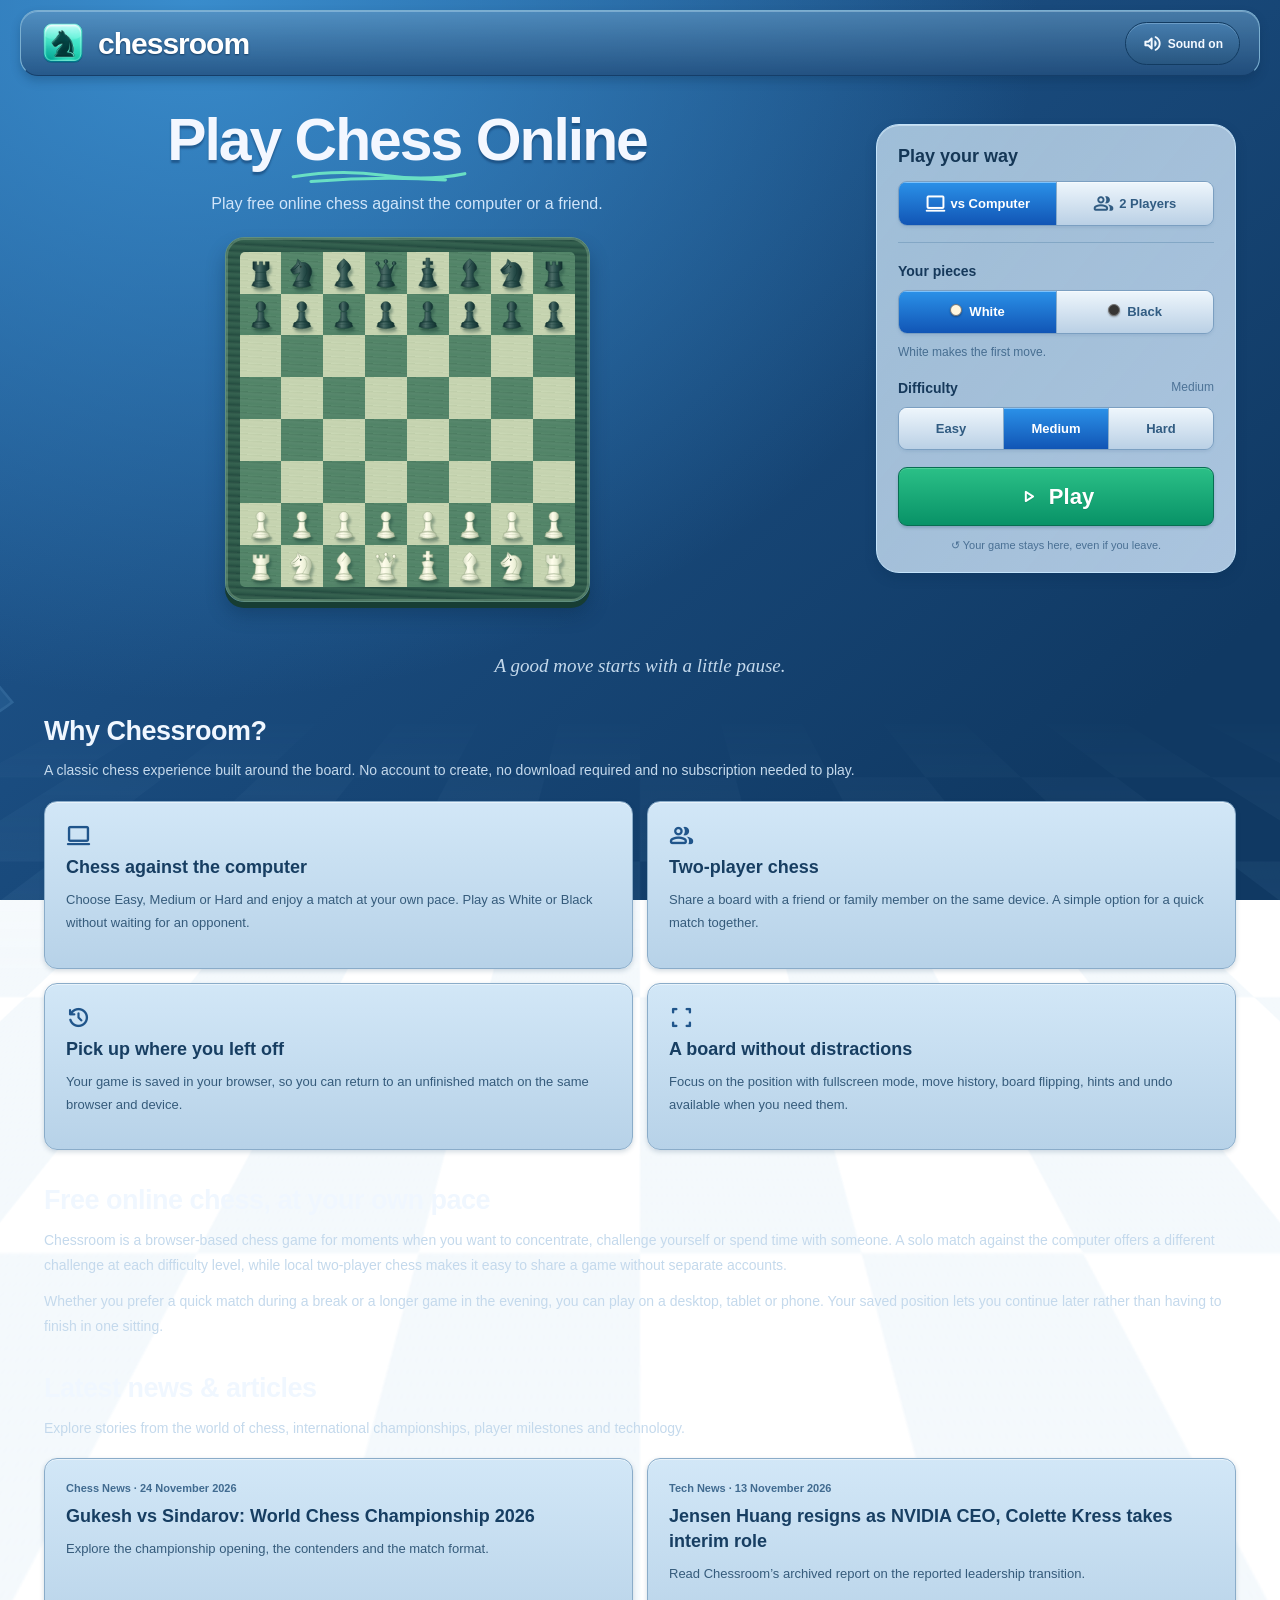
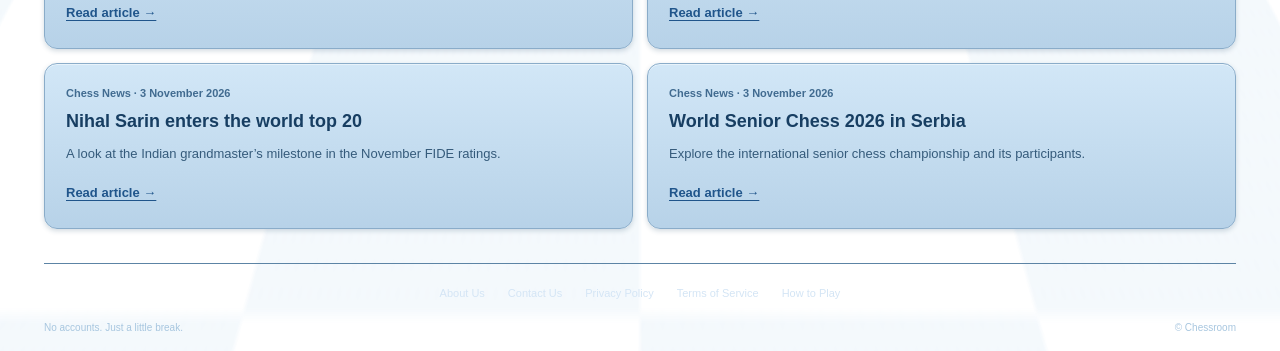
<file: index.html>
<!doctype html>
<html lang="en">
    <head>
        <meta charset="utf-8" />
        <meta name="color-scheme" content="light" />
        <meta name="theme-color" content="#20558b" />
        <meta name="viewport" content="width=device-width,initial-scale=1,viewport-fit=cover" />
        <link rel="preload" href="material-symbols.ttf" as="font" type="font/ttf" crossorigin />
        <link rel="stylesheet" href="style.css?v=20261018-online1" />
        <title>Play Chess Online Free - vs Computer or 2 Players | Chessroom</title>
        <meta
            name="description"
            content="Play chess online for free with Chessroom. Challenge the computer at three levels or play 2 Players on one device, with hints, undo and saved games."
        />
        <meta name="author" content="Chessroom" />
        <meta name="robots" content="index,follow,max-image-preview:large" />
        <link rel="canonical" href="https://chessroom.online/" />
        <meta property="og:type" content="website" />
        <meta property="og:site_name" content="Chessroom" />
        <meta property="og:title" content="Play Chess Online Free - vs Computer or 2 Players | Chessroom" />
        <meta
            property="og:description"
            content="Play chess online for free with Chessroom. Challenge the computer at three levels or play 2 Players on one device, with hints, undo and saved games."
        />
        <meta property="og:url" content="https://chessroom.online/" />
        <meta property="og:locale" content="en_US" />
        <meta property="og:image" content="https://chessroom.online/chessroom_home.png" />
        <meta property="og:image:width" content="1350" />
        <meta property="og:image:height" content="640" />
        <meta property="og:image:alt" content="Chessroom home screen" />
        <meta name="twitter:card" content="summary" />
        <meta name="twitter:title" content="Play Chess Online Free - vs Computer or 2 Players | Chessroom" />
        <meta
            name="twitter:description"
            content="Play chess online for free with Chessroom. Challenge the computer at three levels or play 2 Players on one device, with hints, undo and saved games."
        />
        <meta name="twitter:image" content="https://chessroom.online/chessroom_home.png" />
        <meta name="twitter:image:alt" content="Chessroom home screen" />
        <link rel="icon" href="favicon.ico" sizes="any" />
        <link rel="icon" type="image/png" sizes="32x32" href="favicon-32.png" />
        <link rel="apple-touch-icon" sizes="180x180" href="apple-touch-icon.png" />
        <script type="application/ld+json">
            {
                "@context": "https://schema.org",
                "@graph": [
                    {
                        "@type": "Organization",
                        "@id": "https://chessroom.online/#organization",
                        "name": "Chessroom",
                        "url": "https://chessroom.online/",
                        "logo": {
                            "@type": "ImageObject",
                            "url": "https://chessroom.online/chessroom_home.png",
                            "width": 512,
                            "height": 512
                        },
                        "email": "iplschedule19@gmail.com",
                        "contactPoint": {
                            "@type": "ContactPoint",
                            "email": "iplschedule19@gmail.com",
                            "contactType": "customer support"
                        }
                    },
                    {
                        "@type": "WebSite",
                        "@id": "https://chessroom.online/#website",
                        "name": "Chessroom",
                        "url": "https://chessroom.online/",
                        "publisher": { "@id": "https://chessroom.online/#organization" },
                        "inLanguage": "en"
                    },
                    {
                        "@type": "WebPage",
                        "@id": "https://chessroom.online/#webpage",
                        "url": "https://chessroom.online/",
                        "name": "Play Chess Online - Chessroom",
                        "description": "Play chess online for free with Chessroom. Challenge the computer at three levels or play 2 Players on one device, with hints, undo and saved games.",
                        "isPartOf": { "@id": "https://chessroom.online/#website" },
                        "author": { "@id": "https://chessroom.online/#organization" },
                        "inLanguage": "en"
                    },
                    {
                        "@type": "WebApplication",
                        "@id": "https://chessroom.online/#game",
                        "name": "Chessroom",
                        "url": "https://chessroom.online/",
                        "applicationCategory": "GameApplication",
                        "operatingSystem": "Any",
                        "browserRequirements": "Requires JavaScript",
                        "isAccessibleForFree": true,
                        "description": "Play chess online for free with Chessroom. Challenge the computer at three levels or play 2 Players on one device, with hints, undo and saved games.",
                        "author": { "@id": "https://chessroom.online/#organization" },
                        "offers": { "@type": "Offer", "price": "0", "priceCurrency": "USD" }
                    }
                ]
            }
        </script>
        <!-- Google tag (gtag.js) -->
        <script async src="https://www.googletagmanager.com/gtag/js?id=G-QM45T8DEET"></script>
        <script>
            window.dataLayer = window.dataLayer || [];
            function gtag() {
                dataLayer.push(arguments);
            }
            gtag("js", new Date());

            gtag("config", "G-QM45T8DEET");
        </script>
        <style>
            /* Homepage additions only — existing styles are untouched. */
            #chessroom-discover{margin:38px 0 24px;text-shadow:none;color:#e9f3fc;text-align:left}
            body.in-game #chessroom-discover{display:none!important}
            #chessroom-discover section{margin:0 0 34px}
            #chessroom-discover h2{font-size:27px;line-height:1.25;margin:0 0 10px;color:#f0f7ff;letter-spacing:-.5px}
            #chessroom-discover p{font-size:14px;line-height:1.75;margin:0 0 12px;color:#c4d9ec}
            #chessroom-discover .cr-grid{display:grid;grid-template-columns:repeat(2,minmax(0,1fr));gap:14px;margin-top:18px}
            #chessroom-discover .cr-card{display:flex;flex-direction:column;min-width:0;border:1px solid #8aacc9;border-radius:13px;padding:21px;background:linear-gradient(#d2e7f7,#b7d2e8);color:#173e62;box-shadow:inset 0 1px #ffffff80,0 2px 5px #173e6230}
            #chessroom-discover .cr-card h3{font-size:18px;line-height:1.4;margin:7px 0 9px;color:#173e62}
            #chessroom-discover .cr-card p{color:#355b7b;font-size:13px;margin:0 0 12px}
            #chessroom-discover .cr-meta{font-size:11px;color:#416b90;font-weight:600}
            #chessroom-discover a.cr-read{color:#20558b;font-weight:700;font-size:13px;text-decoration:underline;text-underline-offset:3px;align-self:flex-start;margin-top:auto;padding:5px 0}
            #chessroom-discover .cr-icon{color:#20558b;font-size:25px}
            @media(max-width:700px){#chessroom-discover{margin-top:30px}#chessroom-discover .cr-grid{grid-template-columns:1fr;gap:12px}#chessroom-discover h2{font-size:23px}#chessroom-discover .cr-card{padding:17px}body.setup-open #chessroom-discover{display:none}}
        </style>
    </head>
    <body class="in-menu dark-mode">
        <header>
            <a class="brand" href="./"
                ><img class="brand-icon" src="chessroom-logo.png" alt="Chessroom Logo" width="46" height="46" />
                chessroom</a
            >
            <nav class="preferences" aria-label="Preferences">
                <button id="sound" class="plain" aria-label="Mute sound" aria-pressed="true">
                    <span class="material-symbols-rounded" aria-hidden="true">volume_up</span
                    ><span class="button-label">Sound on</span>
                </button>
            </nav>
        </header>
        <main>
            <section id="lobby" class="lobby">
                <div class="lobby-copy">
                    <section class="intro">
                        <h1>Play <span class="chess-gradient">Chess</span> Online</h1>
                        <p class="home-description">Play free online chess against the computer or a friend.</p>
                    </section>
                    <div class="home-board-scene" aria-hidden="true">
                        <div class="home-board-frame"><div id="home-board"></div></div>
                    </div>
                </div>
                <button id="open-setup" class="primary" aria-expanded="false" aria-controls="setup-panel">
                    <span class="material-symbols-rounded" aria-hidden="true">play_arrow</span
                    ><span class="button-label">Play Now</span>
                </button>
                <div class="panel" id="setup-panel">
                    <button id="close-setup" class="mobile-setup-back">
                        <span class="material-symbols-rounded" aria-hidden="true">close</span
                        ><span class="button-label">Close setup</span></button
                    ><label>Play your way</label>
                    <div class="segmented">
                        <button id="computer" class="selected">
                            <span class="material-symbols-rounded" aria-hidden="true">computer</span
                            ><span class="button-label">vs Computer</span></button
                        ><button id="local">
                            <span class="material-symbols-rounded" aria-hidden="true">group</span
                            ><span class="button-label">2 Players</span>
                        </button>
                    </div>
                    <div class="color-choice">
                        <label id="color-label">Your pieces</label>
                        <div class="segmented" role="group" aria-labelledby="color-label">
                            <button id="choose-white" aria-pressed="true">
                                <span class="color-swatch white-swatch"></span> White</button
                            ><button id="choose-black" aria-pressed="false">
                                <span class="color-swatch black-swatch"></span> Black
                            </button>
                        </div>
                        <p class="color-note">White makes the first move.</p>
                    </div>
                    <div id="levelwrap">
                        <label id="difficulty-label">Difficulty <span id="levelname">Medium</span></label
                        ><input id="level" type="hidden" value="2" />
                        <div class="segmented difficulty-options" role="group" aria-labelledby="difficulty-label">
                            <button id="difficulty-easy" aria-pressed="false">Easy</button
                            ><button id="difficulty-medium" class="selected" aria-pressed="true">Medium</button
                            ><button id="difficulty-hard" aria-pressed="false">Hard</button>
                        </div>
                    </div>
                    <button id="play" class="primary">
                        <span class="material-symbols-rounded" aria-hidden="true">play_arrow</span
                        ><span class="button-label">Play</span></button
                    ><button id="new" class="fresh-button">
                        <span class="material-symbols-rounded" aria-hidden="true">replay</span
                        ><span class="button-label">Start a fresh game</span>
                    </button>
                    <div class="save-note">↺ Your game stays here, even if you leave.</div>
                </div>
            </section>
            <section id="game-screen" class="game-screen" hidden>
                <div class="workspace">
                    <section class="arena">
                        <div class="player">
                            <div id="top-avatar" class="avatar dark">♞</div>
                            <div><b id="opponent">chessroom</b><small id="opdetail">A friendly challenge</small></div>
                            <span id="top-color" class="player-tag">BLACK</span
                            ><span class="turn-light" id="blacklight"></span>
                        </div>
                        <div class="board-stage">
                            <div class="board-frame"><div id="board" role="grid" aria-label="Chess board"></div></div>
                        </div>
                        <div class="player bottom">
                            <div id="bottom-avatar" class="avatar light">♘</div>
                            <div><b id="you">You</b><small>Room to make your move</small></div>
                            <span id="bottom-color" class="player-tag">WHITE</span
                            ><span class="turn-light" id="whitelight"></span>
                        </div>
                    </section>
                    <aside class="game-controls" tabindex="0" aria-label="Game controls and move history">
                        <div class="mobile-controls-shell">
                            <button id="controls-left" class="controls-arrow" aria-label="Scroll controls left">
                                <svg viewBox="0 0 24 24" aria-hidden="true">
                                    <path fill="currentColor" d="M15.41 16.59 10.83 12l4.58-4.59L14 6l-6 6 6 6z" />
                                </svg>
                            </button>
                            <div class="control-card" id="mobile-controls-strip">
                                <div class="game-topbar">
                                    <button id="menu" class="menu-button">
                                        <span class="material-symbols-rounded" aria-hidden="true">home</span
                                        ><span class="button-label">Home</span>
                                    </button>
                                    <div class="game-live">
                                        <div class="statusline">
                                            <span class="live-dot"></span>
                                            <h2 id="status" aria-live="polite">White to move</h2>
                                        </div>
                                        <p id="message">Every great game starts with a little curiosity.</p>
                                    </div>
                                    <button id="fullscreen" class="menu-button" aria-pressed="false">
                                        <span class="material-symbols-rounded" aria-hidden="true">fullscreen</span
                                        ><span class="button-label">Fullscreen</span></button
                                    ><button id="history-toggle" class="menu-button" aria-expanded="false">
                                        <span class="material-symbols-rounded" aria-hidden="true">history</span
                                        ><span class="button-label">Move history</span>
                                    </button>
                                </div>
                                <div class="board-tools">
                                    <button id="undo">
                                        <span class="material-symbols-rounded" aria-hidden="true">undo</span
                                        ><span class="button-label">Undo</span></button
                                    ><button id="flip">
                                        <span class="material-symbols-rounded" aria-hidden="true">swap_vert</span
                                        ><span class="button-label">Flip board</span></button
                                    ><button id="hint">
                                        <span class="material-symbols-rounded" aria-hidden="true">lightbulb</span
                                        ><span class="button-label">Hint</span>
                                    </button>
                                </div>
                                <div class="shortcut-note"><kbd>Ctrl</kbd> + <kbd>Z</kbd> to undo your last turn</div>
                                <div class="game-preferences">
                                    <button id="game-sound" class="menu-button">
                                        <span class="material-symbols-rounded" aria-hidden="true">volume_up</span
                                        ><span class="button-label">Sound on</span>
                                    </button>
                                </div>
                            </div>
                            <button id="controls-right" class="controls-arrow" aria-label="Scroll controls right">
                                <svg viewBox="0 0 24 24" aria-hidden="true">
                                    <path fill="currentColor" d="M8.59 16.59 13.17 12 8.59 7.41 10 6l6 6-6 6z" />
                                </svg>
                            </button>
                        </div>
                        <div id="history-panel" class="moves-panel">
                            <div class="moves-title">
                                <h3>Moves</h3>
                                <span id="count">0 MOVES</span>
                            </div>
                            <div id="moves">
                                <div class="empty">
                                    <span>↗</span><b>A fresh perspective.</b>
                                    <p>Select a piece to see where it can go.</p>
                                </div>
                            </div>
                        </div>
                        <div class="tip">
                            <span>✧</span>
                            <p><b>A small thought</b><br />Control the center. Give your pieces room to breathe.</p>
                        </div>
                    </aside>
                </div>
            </section>
            <section class="home-extra" aria-label="A moment for play">
                <figure class="chess-quote">
                    <span class="quote-mark" aria-hidden="true">“</span>
                    <blockquote>A good move starts with a little pause.</blockquote>
                </figure>
            </section>
            <div id="chessroom-discover">
                <section aria-labelledby="cr-why-title">
                    <h2 id="cr-why-title">Why Chessroom?</h2>
                    <p>A classic chess experience built around the board. No account to create, no download required and no subscription needed to play.</p>
                    <div class="cr-grid">
                        <div class="cr-card"><span class="material-symbols-rounded cr-icon" aria-hidden="true">computer</span><h3>Chess against the computer</h3><p>Choose Easy, Medium or Hard and enjoy a match at your own pace. Play as White or Black without waiting for an opponent.</p></div>
                        <div class="cr-card"><span class="material-symbols-rounded cr-icon" aria-hidden="true">group</span><h3>Two-player chess</h3><p>Share a board with a friend or family member on the same device. A simple option for a quick match together.</p></div>
                        <div class="cr-card"><span class="material-symbols-rounded cr-icon" aria-hidden="true">history</span><h3>Pick up where you left off</h3><p>Your game is saved in your browser, so you can return to an unfinished match on the same browser and device.</p></div>
                        <div class="cr-card"><span class="material-symbols-rounded cr-icon" aria-hidden="true">fullscreen</span><h3>A board without distractions</h3><p>Focus on the position with fullscreen mode, move history, board flipping, hints and undo available when you need them.</p></div>
                    </div>
                </section>
                <section aria-labelledby="cr-free-title">
                    <h2 id="cr-free-title">Free online chess, at your own pace</h2>
                    <p>Chessroom is a browser-based chess game for moments when you want to concentrate, challenge yourself or spend time with someone. A solo match against the computer offers a different challenge at each difficulty level, while local two-player chess makes it easy to share a game without separate accounts.</p>
                    <p>Whether you prefer a quick match during a break or a longer game in the evening, you can play on a desktop, tablet or phone. Your saved position lets you continue later rather than having to finish in one sitting.</p>
                </section>
                <section aria-labelledby="cr-news-title">
                    <h2 id="cr-news-title">Latest news &amp; articles</h2>
                    <p>Explore stories from the world of chess, international championships, player milestones and technology.</p>
                    <div class="cr-grid">
                        <article class="cr-card"><div class="cr-meta">Chess News &middot; <time datetime="2026-11-24">24 November 2026</time></div><h3>Gukesh vs Sindarov: World Chess Championship 2026</h3><p>Explore the championship opening, the contenders and the match format.</p><a class="cr-read" href="blog/gukesh-vs-sindarov-world-chess-championship-2026.html" aria-label="Read article: Gukesh vs Sindarov: World Chess Championship 2026">Read article &rarr;</a></article>
                        <article class="cr-card"><div class="cr-meta">Tech News &middot; <time datetime="2026-11-13">13 November 2026</time></div><h3>Jensen Huang resigns as NVIDIA CEO, Colette Kress takes interim role</h3><p>Read Chessroom’s archived report on the reported leadership transition.</p><a class="cr-read" href="blog/jensen-huang-nvidia-resignation.html" aria-label="Read article: Jensen Huang resigns as NVIDIA CEO, Colette Kress takes interim role">Read article &rarr;</a></article>
                        <article class="cr-card"><div class="cr-meta">Chess News &middot; <time datetime="2026-11-03">3 November 2026</time></div><h3>Nihal Sarin enters the world top 20</h3><p>A look at the Indian grandmaster’s milestone in the November FIDE ratings.</p><a class="cr-read" href="blog/Nihal-Sarin-enters-the-world-top-20.html" aria-label="Read article: Nihal Sarin enters the world top 20">Read article &rarr;</a></article>
                        <article class="cr-card"><div class="cr-meta">Chess News &middot; <time datetime="2026-11-03">3 November 2026</time></div><h3>World Senior Chess 2026 in Serbia</h3><p>Explore the international senior chess championship and its participants.</p><a class="cr-read" href="blog/world-senior-chess-2026-serbia.html" aria-label="Read article: World Senior Chess 2026 in Serbia">Read article &rarr;</a></article>
                    </div>
                </section>
            </div>
        </main>
        <footer class="site-footer">
            <nav aria-label="Footer">
                <a href="about.html">About Us</a><a href="contact.html">Contact Us</a
                ><a href="privacy.html">Privacy Policy</a><a href="terms.html">Terms of Service</a
                ><button type="button" data-how-to-play>How to Play</button>
            </nav>
            <div class="footer-bottom">
                <p>No accounts. Just a little break.</p>
                <span>© Chessroom</span>
            </div>
        </footer>
        <dialog id="promotion">
            <h2>A new possibility.</h2>
            <p>Choose your promotion.</p>
            <div id="choices"></div>
        </dialog>
        <dialog id="confirm">
            <h2>A fresh start?</h2>
            <p>Your current game will be replaced.</p>
            <button id="cancel">
                <span class="material-symbols-rounded" aria-hidden="true">close</span
                ><span class="button-label">Keep playing</span></button
            ><button id="restart" class="primary">
                <span class="material-symbols-rounded" aria-hidden="true">replay</span
                ><span class="button-label">Start new game</span>
            </button>
        </dialog>
        <dialog id="result-dialog" aria-labelledby="result-title" aria-describedby="result-description">
            <div id="result-confetti" aria-hidden="true"></div>
            <div class="result-content">
                <div id="result-symbol" class="result-symbol" aria-hidden="true">♔</div>
                <div id="result-label" class="eyebrow">CHECKMATE</div>
                <h2 id="result-title">You win!</h2>
                <p id="result-description"></p>
                <div id="result-score" class="result-score"></div>
                <button id="result-again" class="primary">
                    <span class="material-symbols-rounded" aria-hidden="true">replay</span
                    ><span class="button-label">Play again</span>
                </button>
                <div class="result-secondary">
                    <button id="result-board">
                        <span class="material-symbols-rounded" aria-hidden="true">view_in_ar</span
                        ><span class="button-label">View board</span></button
                    ><button id="result-menu">
                        <span class="material-symbols-rounded" aria-hidden="true">home</span
                        ><span class="button-label">Home</span>
                    </button>
                </div>
            </div>
        </dialog>
        <div id="toast" role="status"></div>
        <script src="compat.js?v=20261018-online1"></script>
        <script src="engine.js?v=20261018-online1"></script>
        <script src="app.js?v=20261018-online1"></script>
        <script src="site.js?v=20261018-online1" defer></script>
    </body>
</html>
</file>
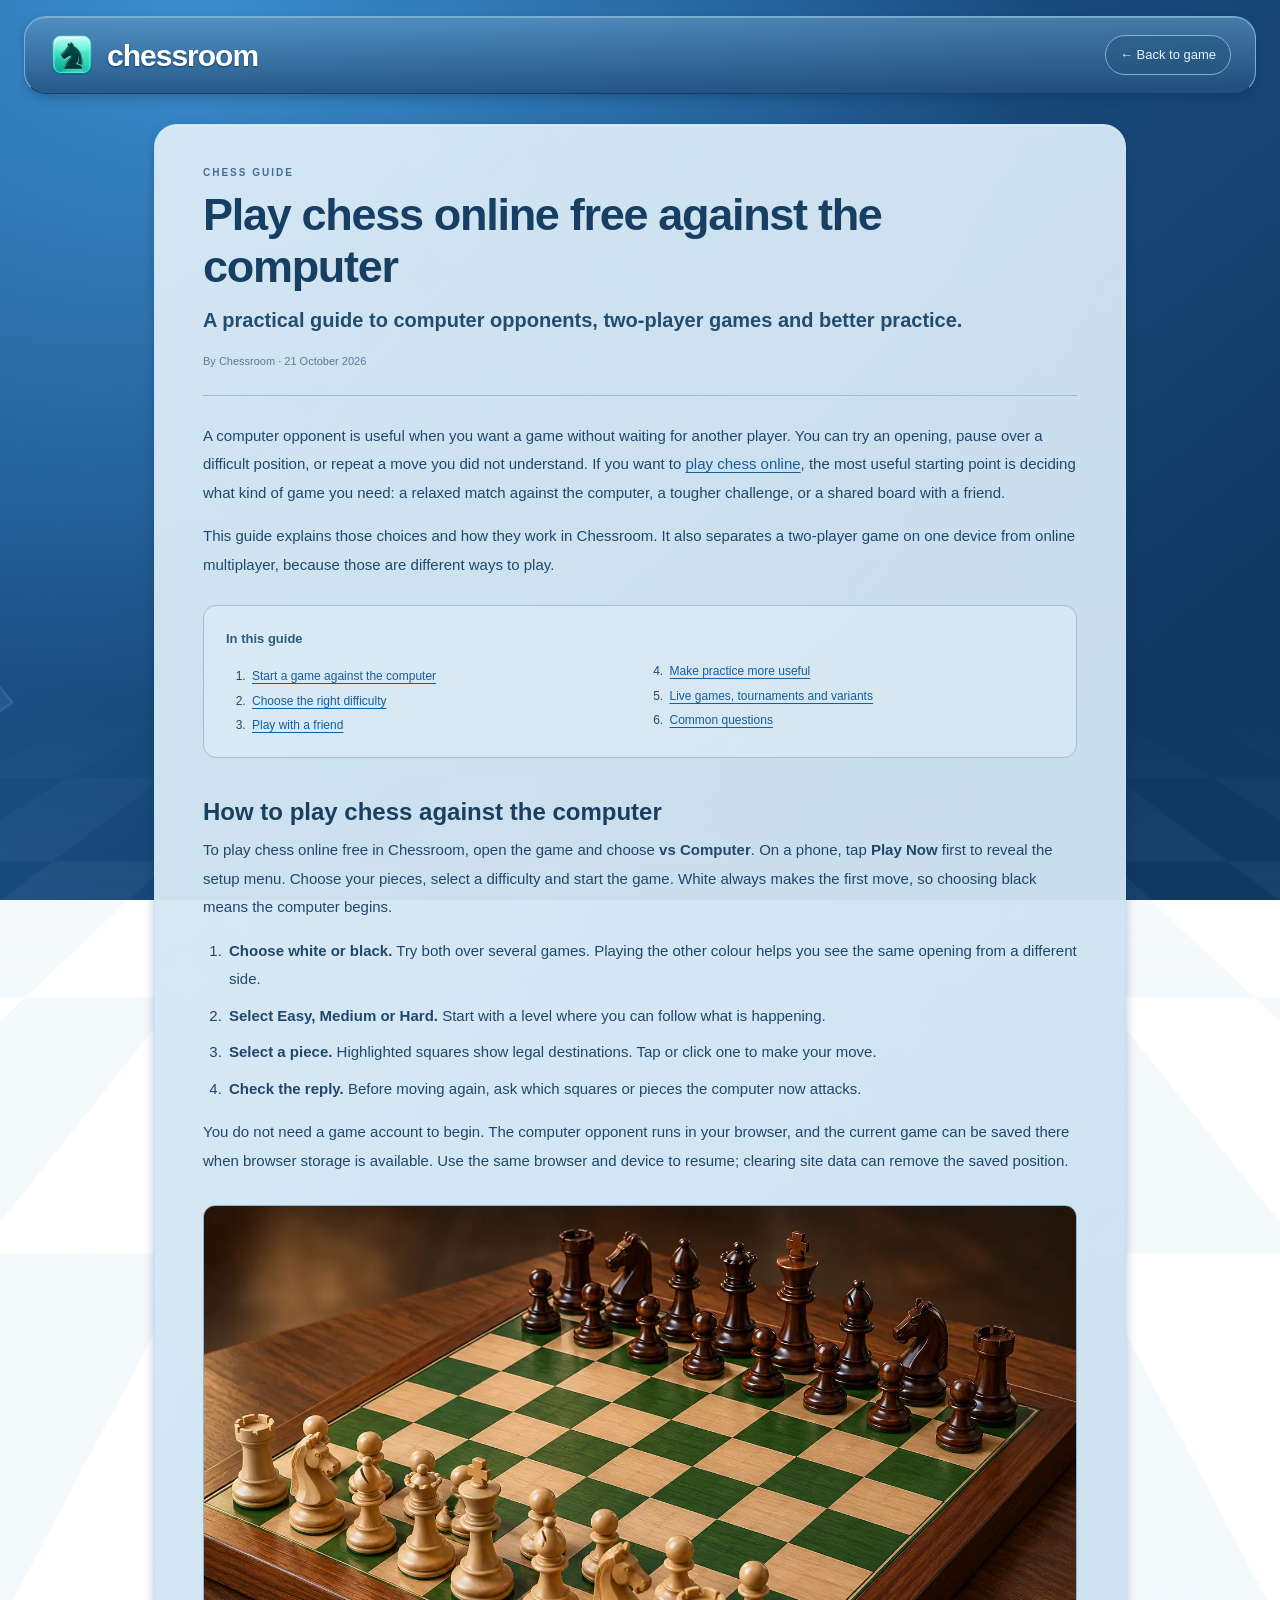
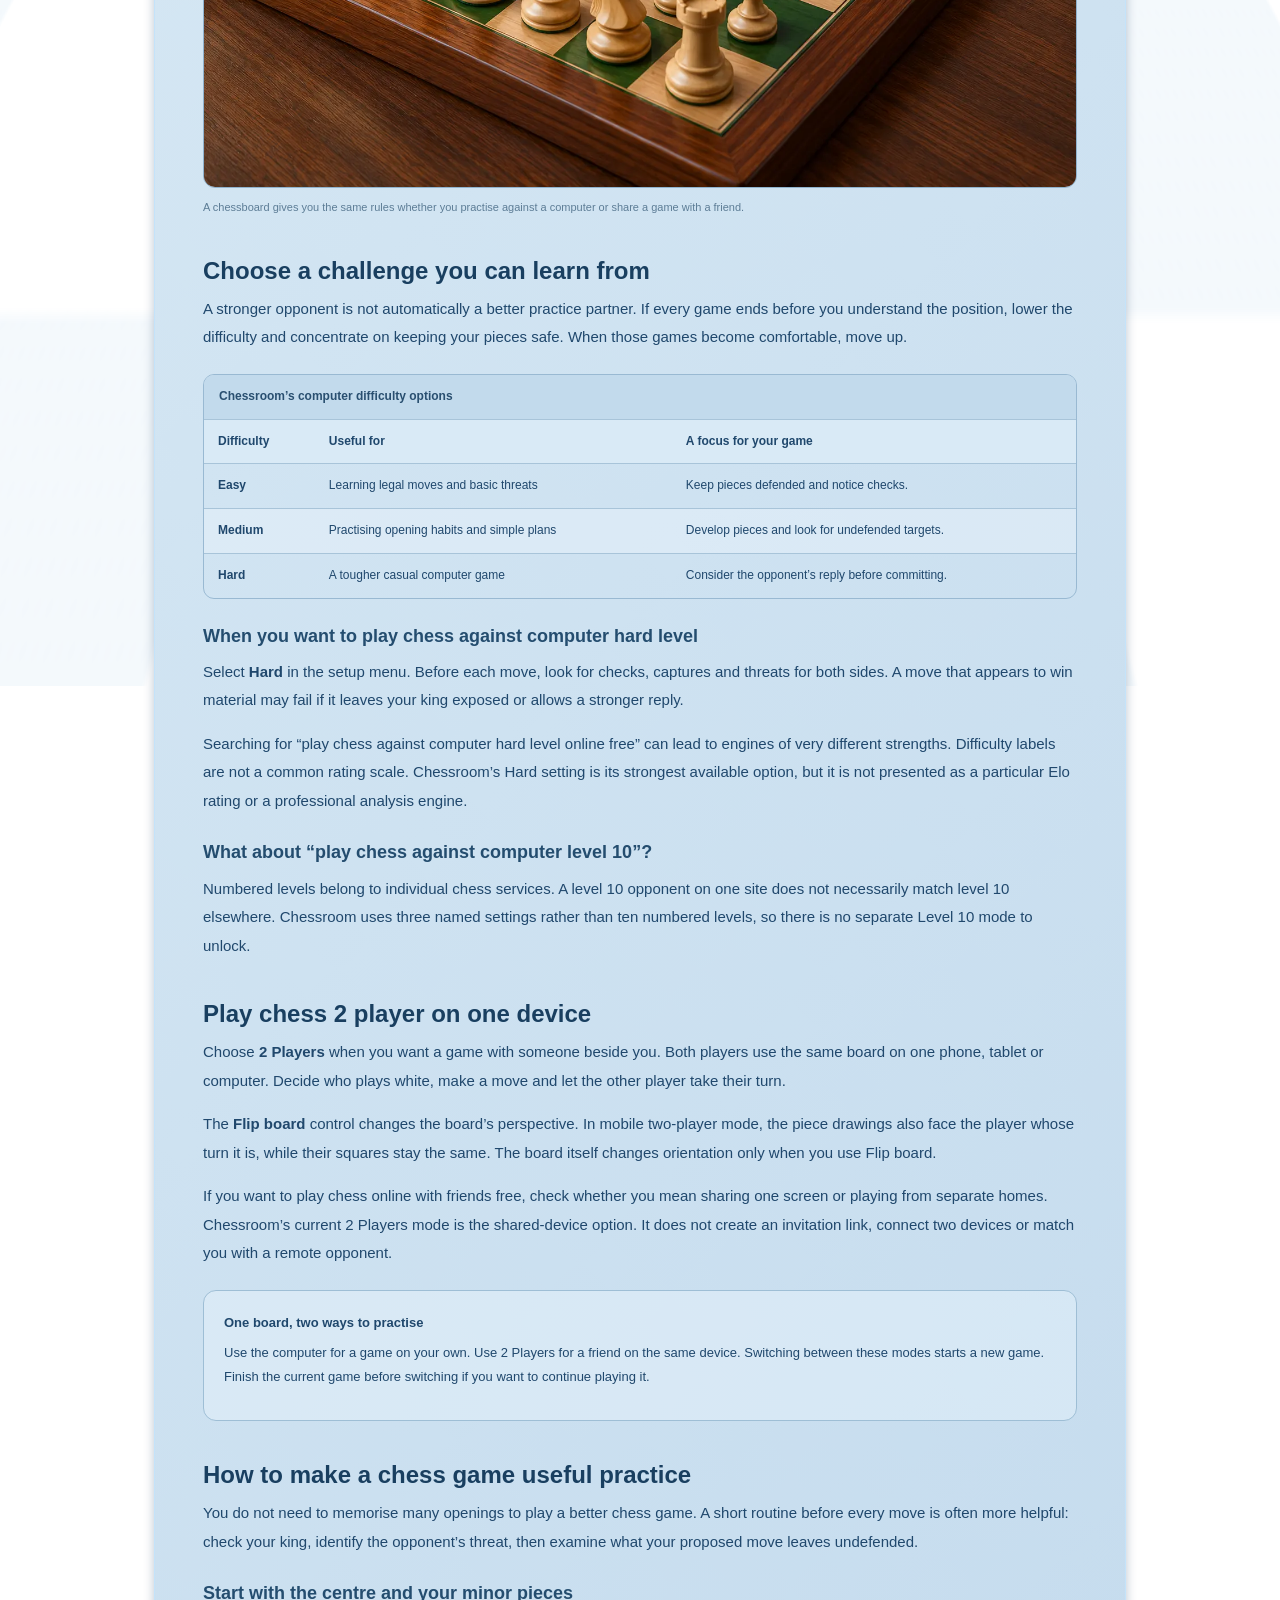
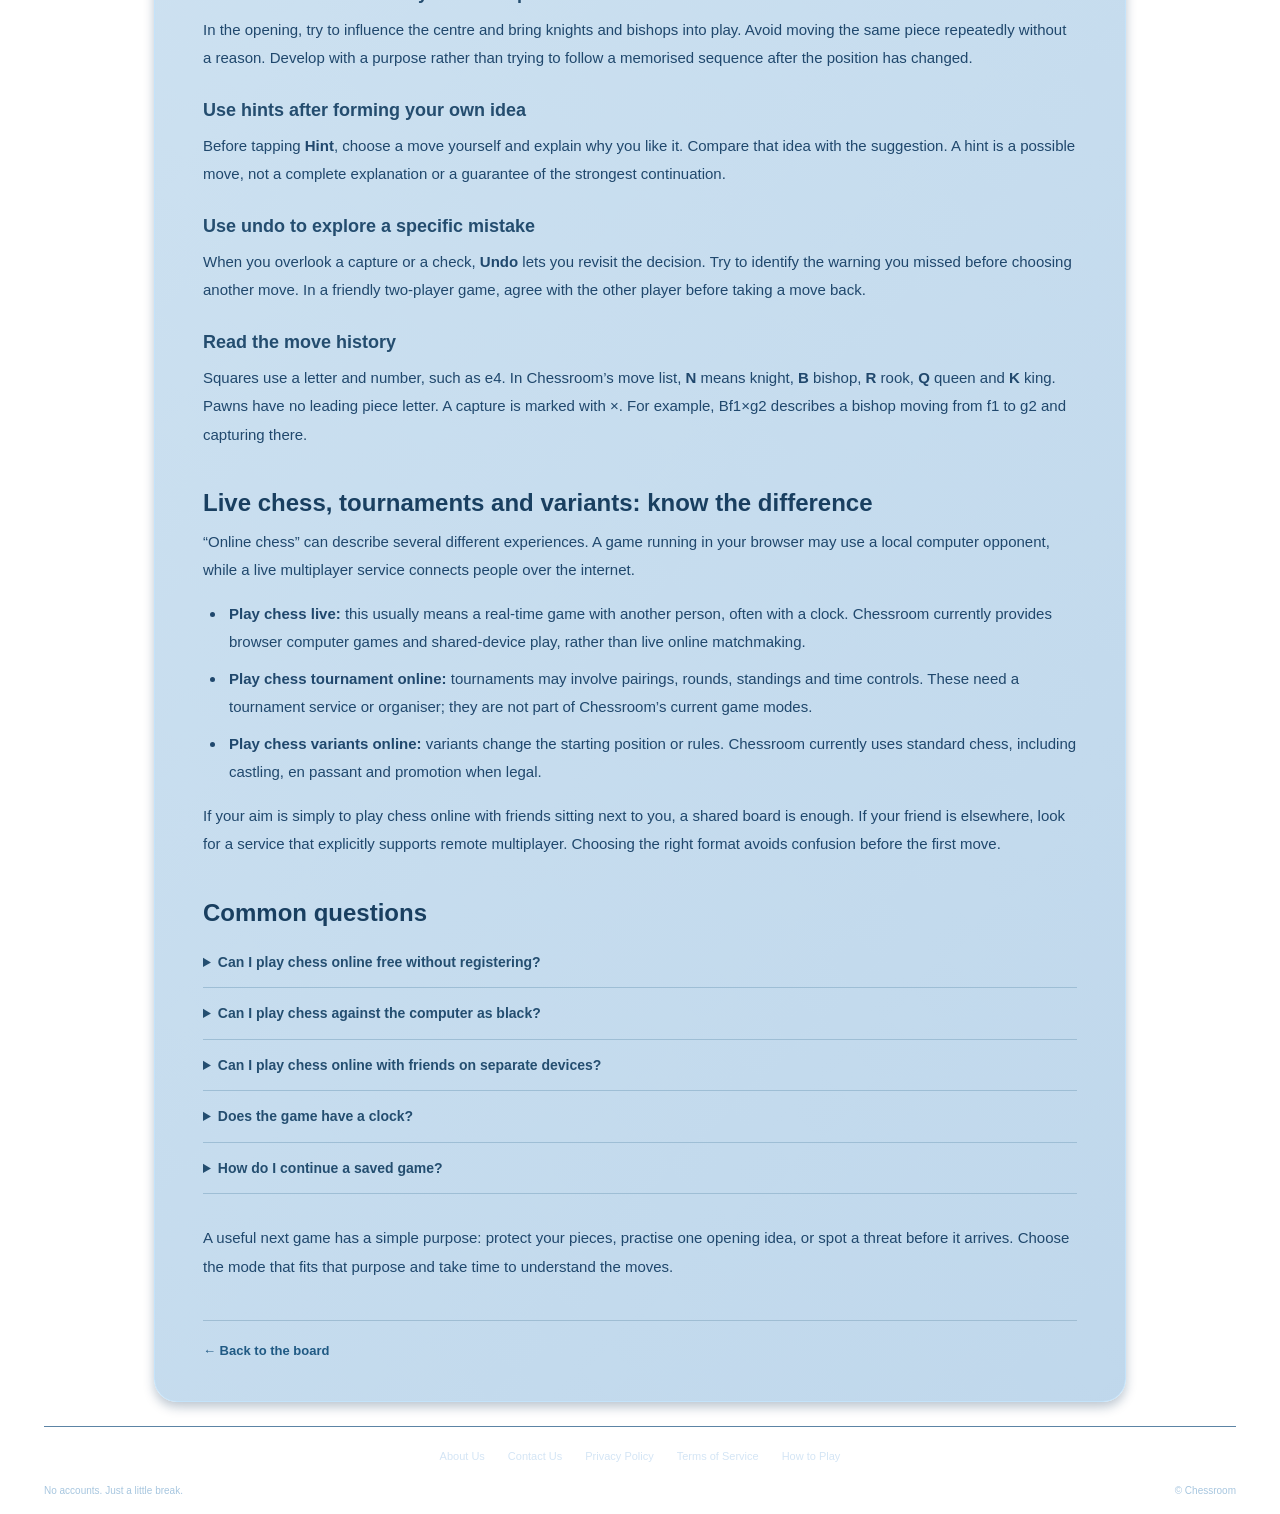
<file: play-chess-online/index.html>
<!DOCTYPE html>
<html lang="en">
<head>
<meta charset="utf-8">
<meta name="viewport" content="width=device-width,initial-scale=1,viewport-fit=cover">
<meta name="theme-color" content="#20558b">
<meta name="color-scheme" content="light">
<title>Play Chess Online Free Against Computer - Chessroom</title>
<meta name="description" content="Learn how to play chess online free against the computer, choose a difficulty, practise better moves, and share a two-player game with a friend on one device.">
<meta name="author" content="Chessroom">
<meta name="robots" content="index,follow,max-image-preview:large">
<link rel="canonical" href="https://chessroom.online/play-chess-online/">
<link rel="icon" href="../favicon.ico">
<link rel="icon" type="image/png" sizes="32x32" href="../favicon-32.png">
<link rel="apple-touch-icon" sizes="180x180" href="../apple-touch-icon.png">
<link rel="stylesheet" href="../style.css">
<meta property="og:type" content="article">
<meta property="og:site_name" content="Chessroom">
<meta property="og:title" content="Play Chess Online Free Against Computer - Chessroom">
<meta property="og:description" content="Learn how to play chess online free against the computer, choose a difficulty, practise better moves, and share a two-player game with a friend on one device.">
<meta property="og:url" content="https://chessroom.online/play-chess-online/">
<meta property="og:locale" content="en_US">
<meta property="og:image" content="https://chessroom.online/play-chess-online/play%20chess%202%20player.webp">
<meta property="og:image:alt" content="play chess against computer">
<meta property="article:published_time" content="2026-10-21">
<meta property="article:modified_time" content="2026-10-21">
<meta name="twitter:card" content="summary_large_image">
<meta name="twitter:title" content="Play Chess Online Free Against Computer - Chessroom">
<meta name="twitter:description" content="Learn how to play chess online free against the computer, choose a difficulty, practise better moves, and share a two-player game with a friend on one device.">
<meta name="twitter:image" content="https://chessroom.online/play-chess-online/play%20chess%202%20player.webp">
<meta name="twitter:image:alt" content="play chess against computer">
<script type="application/ld+json">{"@context": "https://schema.org", "@graph": [{"@type": "Organization", "@id": "https://chessroom.online/#organization", "name": "Chessroom", "url": "https://chessroom.online/", "logo": "https://chessroom.online/chessroom-social.png"}, {"@type": "Article", "@id": "https://chessroom.online/play-chess-online/#article", "headline": "Play chess online free against the computer", "description": "Learn how to play chess online free against the computer, choose a difficulty, practise better moves, and share a two-player game with a friend on one device.", "mainEntityOfPage": {"@id": "https://chessroom.online/play-chess-online/#webpage"}, "author": {"@id": "https://chessroom.online/#organization"}, "publisher": {"@id": "https://chessroom.online/#organization"}, "datePublished": "2026-10-21", "dateModified": "2026-10-21", "inLanguage": "en", "image": "https://chessroom.online/play-chess-online/play%20chess%202%20player.webp"}, {"@type": "WebPage", "@id": "https://chessroom.online/play-chess-online/#webpage", "url": "https://chessroom.online/play-chess-online/", "name": "Play Chess Online Free Against Computer - Chessroom", "description": "Learn how to play chess online free against the computer, choose a difficulty, practise better moves, and share a two-player game with a friend on one device.", "breadcrumb": {"@id": "https://chessroom.online/play-chess-online/#breadcrumb"}}, {"@type": "BreadcrumbList", "@id": "https://chessroom.online/play-chess-online/#breadcrumb", "itemListElement": [{"@type": "ListItem", "position": 1, "name": "Home", "item": "https://chessroom.online/"}, {"@type": "ListItem", "position": 2, "name": "Play chess online", "item": "https://chessroom.online/play-chess-online/"}]}]}</script>
<style>
/* Scoped additions only: the shared website files are not modified. */
.article-page .info-main{max-width:1020px}
.article-page .page-intro h1{max-width:700px;font-size:clamp(30px,4.2vw,45px);line-height:1.15}
.article-page .page-intro>p:last-child{font-size:11px;color:#5b7b94;margin-top:18px}
.article-body{font-size:15px;line-height:1.9}
.article-body h2{font-size:24px;line-height:1.35;margin-top:38px;scroll-margin-top:24px}
.article-body h3{font-size:18px;line-height:1.45;color:#244d6f;margin:24px 0 9px}
.article-body li{padding-left:3px;margin:8px 0}
.article-body ol,.article-body ul{padding-left:23px}
.article-toc{background:#e9f4fb66;border:1px solid #a0bfd7;border-radius:13px;padding:18px 22px;margin:26px 0}
.article-toc>b{font-size:13px;color:#2f5b7c}
.article-toc ol{margin:9px 0 0;columns:2;column-gap:30px;font-size:12px;line-height:1.65}
.article-toc li{break-inside:avoid;margin:5px 0}
.article-figure{margin:30px 0}
.article-figure img{display:block;width:100%;height:auto;border-radius:12px;border:1px solid #90b3ce;background:#1e4c73}
.article-figure figcaption{font-size:11px;color:#5d7d96;line-height:1.65;margin-top:10px}
.article-table-wrap{overflow-x:auto;margin:22px 0;border:1px solid #99b9d2;border-radius:11px}
.article-table-wrap table{border-collapse:collapse;width:100%;font-size:12px;line-height:1.65;text-align:left}
.article-table-wrap caption{text-align:left;padding:12px 15px;font-weight:700;background:#c2daec;color:#294f70}
.article-table-wrap th,.article-table-wrap td{padding:12px 14px;border-top:1px solid #a8c4d9;vertical-align:top}
.article-table-wrap thead{background:#d9eaf6}.article-table-wrap tbody tr:nth-child(even){background:#e9f3fa77}
.article-faq{border-bottom:1px solid #9ebed5;padding:14px 0}
.article-faq summary{cursor:pointer;font-size:14px;font-weight:600;color:#244e70;line-height:1.6}
.article-faq p{margin:12px 0 3px;font-size:13px}
.article-ending{margin-top:30px!important}
@media(max-width:700px){.article-page .info-card{padding:26px 20px}.article-body{font-size:14px}.article-body h2{font-size:21px;margin-top:30px}.article-body h3{font-size:17px}.article-toc{padding:16px 18px}.article-toc ol{columns:1}.article-table-wrap th,.article-table-wrap td{padding:10px 9px}}
</style>
  <script>
  window.dataLayer = window.dataLayer || [];
  function gtag(){dataLayer.push(arguments);}
  gtag('js', new Date());

  gtag('config', 'G-QM45T8DEET');
</script>
</head>
<body class="info-page article-page">
<header><a class="brand" href="../"><img class="brand-icon" src="../chessroom-logo.png" alt="" width="46" height="46"> chessroom</a><a class="back-to-game" href="../">← Back to game</a></header>
<main class="info-main"><article class="info-card"><div class="page-intro"><span class="page-kicker">CHESS GUIDE</span><h1>Play chess online free against the computer</h1><p class="page-tagline">A practical guide to computer opponents, two-player games and better practice.</p><p>By Chessroom <span aria-hidden="true">·</span> <time datetime="2026-10-21">21 October 2026</time></p></div>
<div class="page-body article-body">
<p>A computer opponent is useful when you want a game without waiting for another player. You can try an opening, pause over a difficult position, or repeat a move you did not understand. If you want to <a href="../">play chess online</a>, the most useful starting point is deciding what kind of game you need: a relaxed match against the computer, a tougher challenge, or a shared board with a friend.</p>
<p>This guide explains those choices and how they work in Chessroom. It also separates a two-player game on one device from online multiplayer, because those are different ways to play.</p>
<nav class="article-toc" aria-label="In this guide"><b>In this guide</b><ol><li><a href="#computer">Start a game against the computer</a></li><li><a href="#difficulty">Choose the right difficulty</a></li><li><a href="#two-players">Play with a friend</a></li><li><a href="#practice">Make practice more useful</a></li><li><a href="#formats">Live games, tournaments and variants</a></li><li><a href="#questions">Common questions</a></li></ol></nav>
<h2 id="computer">How to play chess against the computer</h2>
<p>To play chess online free in Chessroom, open the game and choose <strong>vs Computer</strong>. On a phone, tap <strong>Play Now</strong> first to reveal the setup menu. Choose your pieces, select a difficulty and start the game. White always makes the first move, so choosing black means the computer begins.</p>
<ol><li><strong>Choose white or black.</strong> Try both over several games. Playing the other colour helps you see the same opening from a different side.</li><li><strong>Select Easy, Medium or Hard.</strong> Start with a level where you can follow what is happening.</li><li><strong>Select a piece.</strong> Highlighted squares show legal destinations. Tap or click one to make your move.</li><li><strong>Check the reply.</strong> Before moving again, ask which squares or pieces the computer now attacks.</li></ol>
<p>You do not need a game account to begin. The computer opponent runs in your browser, and the current game can be saved there when browser storage is available. Use the same browser and device to resume; clearing site data can remove the saved position.</p>
<figure class="article-figure"><img src="play%20chess%202%20player.webp" alt="play chess against computer" loading="lazy" decoding="async"><figcaption>A chessboard gives you the same rules whether you practise against a computer or share a game with a friend.</figcaption></figure>
<h2 id="difficulty">Choose a challenge you can learn from</h2>
<p>A stronger opponent is not automatically a better practice partner. If every game ends before you understand the position, lower the difficulty and concentrate on keeping your pieces safe. When those games become comfortable, move up.</p>
<div class="article-table-wrap"><table><caption>Chessroom’s computer difficulty options</caption><thead><tr><th scope="col">Difficulty</th><th scope="col">Useful for</th><th scope="col">A focus for your game</th></tr></thead><tbody><tr><th scope="row">Easy</th><td>Learning legal moves and basic threats</td><td>Keep pieces defended and notice checks.</td></tr><tr><th scope="row">Medium</th><td>Practising opening habits and simple plans</td><td>Develop pieces and look for undefended targets.</td></tr><tr><th scope="row">Hard</th><td>A tougher casual computer game</td><td>Consider the opponent’s reply before committing.</td></tr></tbody></table></div>
<h3>When you want to play chess against computer hard level</h3>
<p>Select <strong>Hard</strong> in the setup menu. Before each move, look for checks, captures and threats for both sides. A move that appears to win material may fail if it leaves your king exposed or allows a stronger reply.</p>
<p>Searching for “play chess against computer hard level online free” can lead to engines of very different strengths. Difficulty labels are not a common rating scale. Chessroom’s Hard setting is its strongest available option, but it is not presented as a particular Elo rating or a professional analysis engine.</p>
<h3>What about “play chess against computer level 10”?</h3>
<p>Numbered levels belong to individual chess services. A level 10 opponent on one site does not necessarily match level 10 elsewhere. Chessroom uses three named settings rather than ten numbered levels, so there is no separate Level 10 mode to unlock.</p>
<h2 id="two-players">Play chess 2 player on one device</h2>
<p>Choose <strong>2 Players</strong> when you want a game with someone beside you. Both players use the same board on one phone, tablet or computer. Decide who plays white, make a move and let the other player take their turn.</p>
<p>The <strong>Flip board</strong> control changes the board’s perspective. In mobile two-player mode, the piece drawings also face the player whose turn it is, while their squares stay the same. The board itself changes orientation only when you use Flip board.</p>
<p>If you want to play chess online with friends free, check whether you mean sharing one screen or playing from separate homes. Chessroom’s current 2 Players mode is the shared-device option. It does not create an invitation link, connect two devices or match you with a remote opponent.</p>
<div class="page-note"><strong>One board, two ways to practise</strong><p>Use the computer for a game on your own. Use 2 Players for a friend on the same device. Switching between these modes starts a new game. Finish the current game before switching if you want to continue playing it.</p></div>
<h2 id="practice">How to make a chess game useful practice</h2>
<p>You do not need to memorise many openings to play a better chess game. A short routine before every move is often more helpful: check your king, identify the opponent’s threat, then examine what your proposed move leaves undefended.</p>
<h3>Start with the centre and your minor pieces</h3>
<p>In the opening, try to influence the centre and bring knights and bishops into play. Avoid moving the same piece repeatedly without a reason. Develop with a purpose rather than trying to follow a memorised sequence after the position has changed.</p>
<h3>Use hints after forming your own idea</h3>
<p>Before tapping <strong>Hint</strong>, choose a move yourself and explain why you like it. Compare that idea with the suggestion. A hint is a possible move, not a complete explanation or a guarantee of the strongest continuation.</p>
<h3>Use undo to explore a specific mistake</h3>
<p>When you overlook a capture or a check, <strong>Undo</strong> lets you revisit the decision. Try to identify the warning you missed before choosing another move. In a friendly two-player game, agree with the other player before taking a move back.</p>
<h3>Read the move history</h3>
<p>Squares use a letter and number, such as e4. In Chessroom’s move list, <strong>N</strong> means knight, <strong>B</strong> bishop, <strong>R</strong> rook, <strong>Q</strong> queen and <strong>K</strong> king. Pawns have no leading piece letter. A capture is marked with ×. For example, Bf1×g2 describes a bishop moving from f1 to g2 and capturing there.</p>
<h2 id="formats">Live chess, tournaments and variants: know the difference</h2>
<p>“Online chess” can describe several different experiences. A game running in your browser may use a local computer opponent, while a live multiplayer service connects people over the internet.</p>
<ul><li><strong>Play chess live:</strong> this usually means a real-time game with another person, often with a clock. Chessroom currently provides browser computer games and shared-device play, rather than live online matchmaking.</li><li><strong>Play chess tournament online:</strong> tournaments may involve pairings, rounds, standings and time controls. These need a tournament service or organiser; they are not part of Chessroom’s current game modes.</li><li><strong>Play chess variants online:</strong> variants change the starting position or rules. Chessroom currently uses standard chess, including castling, en passant and promotion when legal.</li></ul>
<p>If your aim is simply to play chess online with friends sitting next to you, a shared board is enough. If your friend is elsewhere, look for a service that explicitly supports remote multiplayer. Choosing the right format avoids confusion before the first move.</p>
<h2 id="questions">Common questions</h2>
<details class="article-faq"><summary>Can I play chess online free without registering?</summary><p>Yes. Chessroom’s game does not require a game account. Open the board, select a mode and start. Saved progress belongs to the browser you use.</p></details>
<details class="article-faq"><summary>Can I play chess against the computer as black?</summary><p>Yes. Select Black under Your pieces before starting. White moves first, so the computer will make the opening move.</p></details>
<details class="article-faq"><summary>Can I play chess online with friends on separate devices?</summary><p>Not in Chessroom’s current 2 Players mode. That mode is for two people sharing one device, not a remote game or an invitation link.</p></details>
<details class="article-faq"><summary>Does the game have a clock?</summary><p>There is no game clock in the current version. You can pause to think rather than playing against a countdown.</p></details>
<details class="article-faq"><summary>How do I continue a saved game?</summary><p>Return in the same browser on the same device. When an unfinished game is available, the home menu offers Resume. Private browsing, blocked storage or clearing site data can prevent a game from being retained.</p></details>
<p class="article-ending">A useful next game has a simple purpose: protect your pieces, practise one opening idea, or spot a threat before it arrives. Choose the mode that fits that purpose and take time to understand the moves.</p>
</div><a class="return-link" href="../">← Back to the board</a></article></main><footer class="site-footer"><nav aria-label="Footer"><a href="../about.html">About Us</a><a href="../contact.html">Contact Us</a><a href="../privacy.html">Privacy Policy</a><a href="../terms.html">Terms of Service</a><button type="button" data-how-to-play>How to Play</button></nav><div class="footer-bottom"><p>No accounts. Just a little break.</p><span>© Chessroom</span></div></footer>
<script src="../compat.js"></script>
<script src="../site.js" defer></script>
</body></html>
</file>
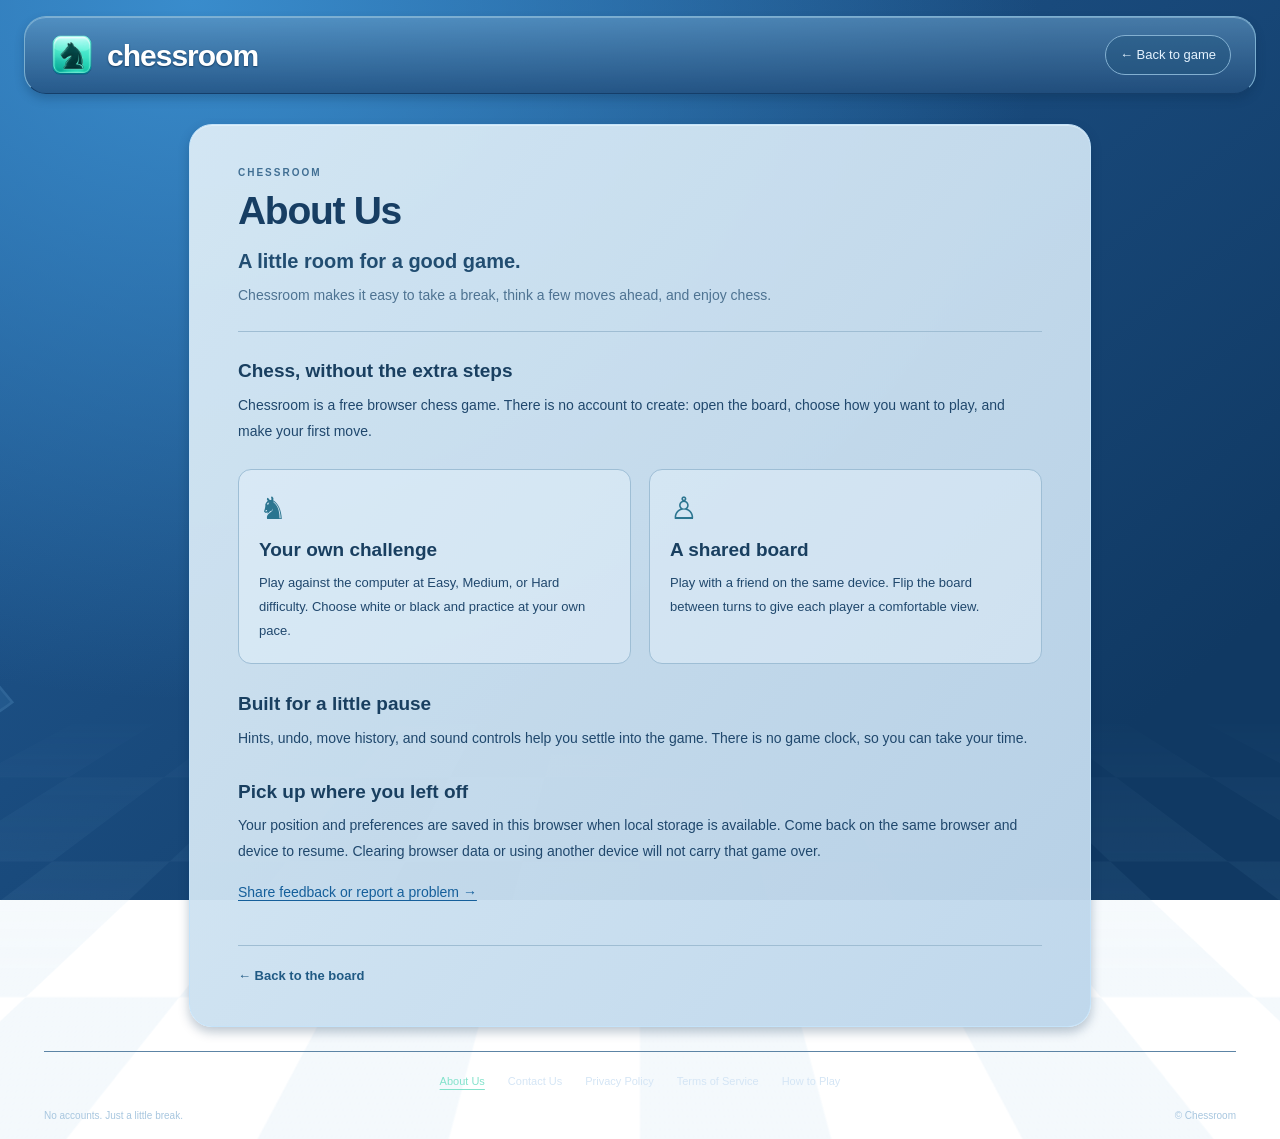
<file: about.html>
<!DOCTYPE html><html lang="en"><head><meta charset="utf-8"><meta name="viewport" content="width=device-width,initial-scale=1,viewport-fit=cover"><meta name="theme-color" content="#20558b"><link rel="stylesheet" href="style.css?v=20261018-online1"><title>About Us - Chessroom</title><meta name="description" content="Meet Chessroom, a free online chess game for computer challenges and two-player games on one device. Enjoy hints, undo, move history and saved games."><meta name="author" content="Chessroom"><meta name="robots" content="index,follow,max-image-preview:large"><link rel="canonical" href="https://chessroom.online/about.html"><meta property="og:type" content="website"><meta property="og:site_name" content="Chessroom"><meta property="og:title" content="About Us - Chessroom"><meta property="og:description" content="Meet Chessroom, a free online chess game for computer challenges and two-player games on one device. Enjoy hints, undo, move history and saved games."><meta property="og:url" content="https://chessroom.online/about.html"><meta property="og:locale" content="en_US"><meta property="og:image" content="https://chessroom.online/chessroom-social.png"><meta property="og:image:width" content="512"><meta property="og:image:height" content="512"><meta property="og:image:alt" content="Chessroom teal chess knight logo"><meta name="twitter:card" content="summary"><meta name="twitter:title" content="About Us - Chessroom"><meta name="twitter:description" content="Meet Chessroom, a free online chess game for computer challenges and two-player games on one device. Enjoy hints, undo, move history and saved games."><meta name="twitter:image" content="https://chessroom.online/chessroom-social.png"><meta name="twitter:image:alt" content="Chessroom teal chess knight logo"><link rel="icon" href="favicon.ico" sizes="any"><link rel="icon" type="image/png" sizes="32x32" href="favicon-32.png"><link rel="apple-touch-icon" sizes="180x180" href="apple-touch-icon.png"><script type="application/ld+json">{"@context": "https://schema.org", "@graph": [{"@type": "Organization", "@id": "https://chessroom.online/#organization", "name": "Chessroom", "url": "https://chessroom.online/", "logo": {"@type": "ImageObject", "url": "https://chessroom.online/chessroom-social.png", "width": 512, "height": 512}, "email": "iplschedule19@gmail.com", "contactPoint": {"@type": "ContactPoint", "email": "iplschedule19@gmail.com", "contactType": "customer support"}}, {"@type": "WebSite", "@id": "https://chessroom.online/#website", "name": "Chessroom", "url": "https://chessroom.online/", "publisher": {"@id": "https://chessroom.online/#organization"}, "inLanguage": "en"}, {"@type": "AboutPage", "@id": "https://chessroom.online/about.html#webpage", "url": "https://chessroom.online/about.html", "name": "About Us - Chessroom", "description": "Meet Chessroom, a free online chess game for computer challenges and two-player games on one device. Enjoy hints, undo, move history and saved games.", "isPartOf": {"@id": "https://chessroom.online/#website"}, "author": {"@id": "https://chessroom.online/#organization"}, "inLanguage": "en", "breadcrumb": {"@id": "https://chessroom.online/about.html#breadcrumb"}}, {"@type": "BreadcrumbList", "@id": "https://chessroom.online/about.html#breadcrumb", "itemListElement": [{"@type": "ListItem", "position": 1, "name": "Home", "item": "https://chessroom.online/"}, {"@type": "ListItem", "position": 2, "name": "About Us", "item": "https://chessroom.online/about.html"}]}]}</script><!-- Google tag (gtag.js) -->
<script async src="https://www.googletagmanager.com/gtag/js?id=G-QM45T8DEET"></script>
<script>
  window.dataLayer = window.dataLayer || [];
  function gtag(){dataLayer.push(arguments);}
  gtag('js', new Date());

  gtag('config', 'G-QM45T8DEET');
</script></head><body class="info-page"><header><a class="brand" href="./"><img class="brand-icon" src="chessroom-logo.png" alt="" width="46" height="46"> chessroom</a><a class="back-to-game" href="./">← Back to game</a></header><main class="info-main"><article class="info-card"><div class="page-intro"><span class="page-kicker">CHESSROOM</span><h1>About Us</h1><p class="page-tagline">A little room for a good game.</p><p>Chessroom makes it easy to take a break, think a few moves ahead, and enjoy chess.</p></div><div class="page-body"><h2>Chess, without the extra steps</h2><p>Chessroom is a free browser chess game. There is no account to create: open the board, choose how you want to play, and make your first move.</p><div class="info-grid"><section><span class="info-icon" aria-hidden="true">♞</span><h2>Your own challenge</h2><p>Play against the computer at Easy, Medium, or Hard difficulty. Choose white or black and practice at your own pace.</p></section><section><span class="info-icon" aria-hidden="true">♙</span><h2>A shared board</h2><p>Play with a friend on the same device. Flip the board between turns to give each player a comfortable view.</p></section></div><h2>Built for a little pause</h2><p>Hints, undo, move history, and sound controls help you settle into the game. There is no game clock, so you can take your time.</p><h2>Pick up where you left off</h2><p>Your position and preferences are saved in this browser when local storage is available. Come back on the same browser and device to resume. Clearing browser data or using another device will not carry that game over.</p><p><a class="text-link" href="contact.html">Share feedback or report a problem →</a></p></div><a class="return-link" href="./">← Back to the board</a></article></main><footer class="site-footer"><nav aria-label="Footer"><a href="about.html">About Us</a><a href="contact.html">Contact Us</a><a href="privacy.html">Privacy Policy</a><a href="terms.html">Terms of Service</a><button type="button" data-how-to-play>How to Play</button></nav><div class="footer-bottom"><p>No accounts. Just a little break.</p><span>© Chessroom</span></div></footer><script src="compat.js?v=20261018-online1"></script><script src="site.js?v=20261018-online1" defer></script></body></html>
</file>
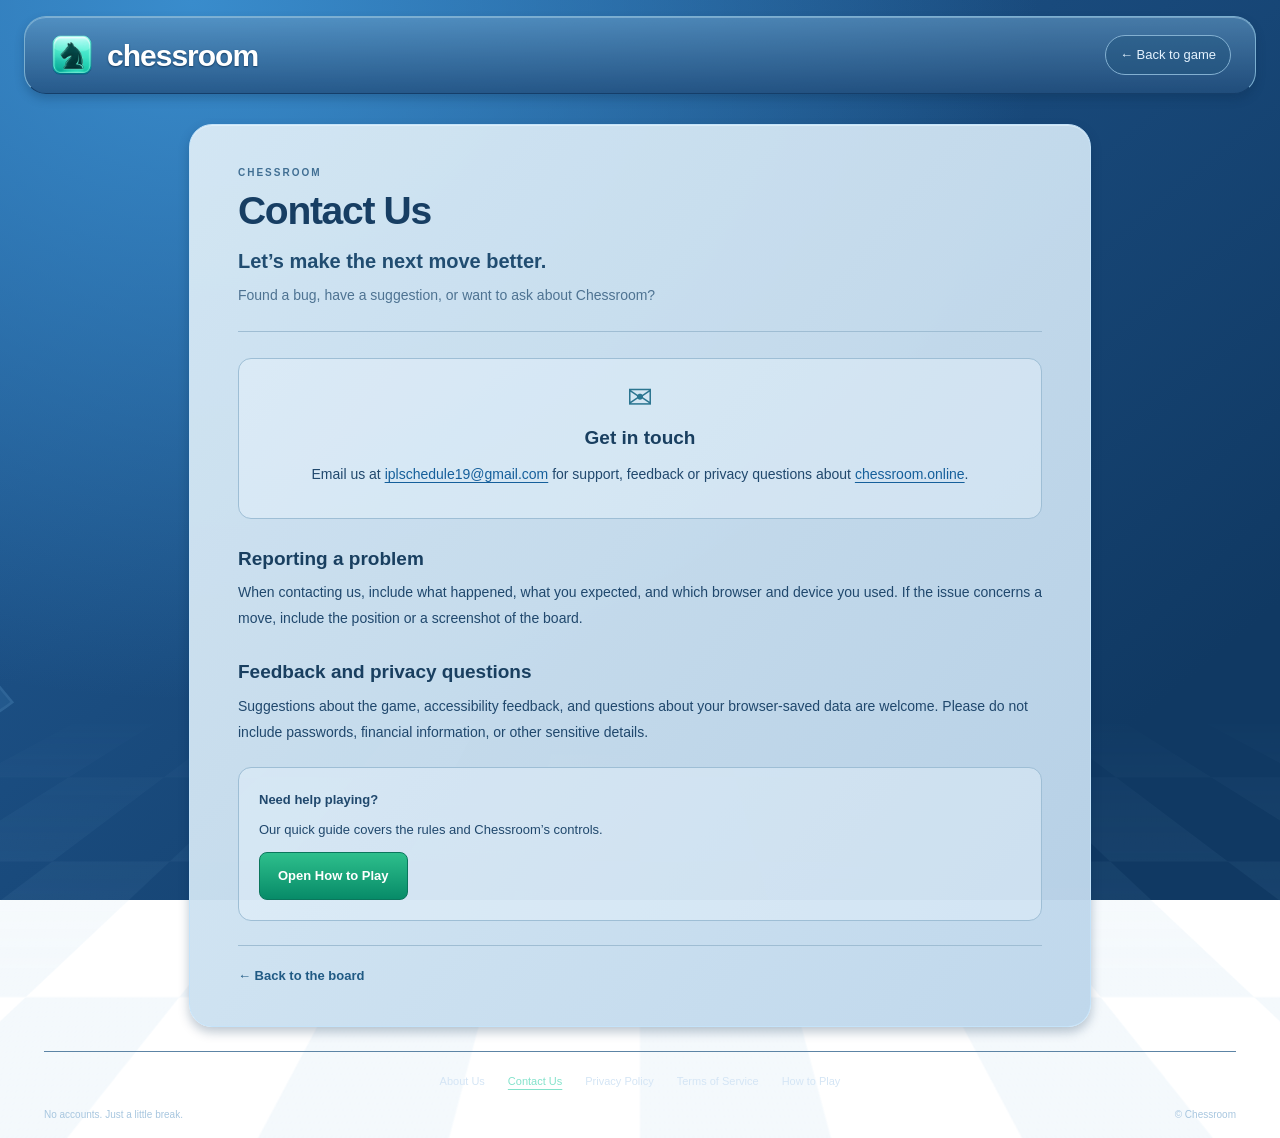
<file: contact.html>
<!DOCTYPE html><html lang="en"><head><meta charset="utf-8"><meta name="viewport" content="width=device-width,initial-scale=1,viewport-fit=cover"><meta name="theme-color" content="#20558b"><link rel="stylesheet" href="style.css?v=20261018-online1"><title>Contact Us - Chessroom</title><meta name="description" content="Contact Chessroom for game support, bug reports, suggestions or privacy questions. Email iplschedule19@gmail.com and help us improve your chess experience."><meta name="author" content="Chessroom"><meta name="robots" content="index,follow,max-image-preview:large"><link rel="canonical" href="https://chessroom.online/contact.html"><meta property="og:type" content="website"><meta property="og:site_name" content="Chessroom"><meta property="og:title" content="Contact Us - Chessroom"><meta property="og:description" content="Contact Chessroom for game support, bug reports, suggestions or privacy questions. Email iplschedule19@gmail.com and help us improve your chess experience."><meta property="og:url" content="https://chessroom.online/contact.html"><meta property="og:locale" content="en_US"><meta property="og:image" content="https://chessroom.online/chessroom-social.png"><meta property="og:image:width" content="512"><meta property="og:image:height" content="512"><meta property="og:image:alt" content="Chessroom teal chess knight logo"><meta name="twitter:card" content="summary"><meta name="twitter:title" content="Contact Us - Chessroom"><meta name="twitter:description" content="Contact Chessroom for game support, bug reports, suggestions or privacy questions. Email iplschedule19@gmail.com and help us improve your chess experience."><meta name="twitter:image" content="https://chessroom.online/chessroom-social.png"><meta name="twitter:image:alt" content="Chessroom teal chess knight logo"><link rel="icon" href="favicon.ico" sizes="any"><link rel="icon" type="image/png" sizes="32x32" href="favicon-32.png"><link rel="apple-touch-icon" sizes="180x180" href="apple-touch-icon.png"><script type="application/ld+json">{"@context": "https://schema.org", "@graph": [{"@type": "Organization", "@id": "https://chessroom.online/#organization", "name": "Chessroom", "url": "https://chessroom.online/", "logo": {"@type": "ImageObject", "url": "https://chessroom.online/chessroom-social.png", "width": 512, "height": 512}, "email": "iplschedule19@gmail.com", "contactPoint": {"@type": "ContactPoint", "email": "iplschedule19@gmail.com", "contactType": "customer support"}}, {"@type": "WebSite", "@id": "https://chessroom.online/#website", "name": "Chessroom", "url": "https://chessroom.online/", "publisher": {"@id": "https://chessroom.online/#organization"}, "inLanguage": "en"}, {"@type": "ContactPage", "@id": "https://chessroom.online/contact.html#webpage", "url": "https://chessroom.online/contact.html", "name": "Contact Us - Chessroom", "description": "Contact Chessroom for game support, bug reports, suggestions or privacy questions. Email iplschedule19@gmail.com and help us improve your chess experience.", "isPartOf": {"@id": "https://chessroom.online/#website"}, "author": {"@id": "https://chessroom.online/#organization"}, "inLanguage": "en", "breadcrumb": {"@id": "https://chessroom.online/contact.html#breadcrumb"}}, {"@type": "BreadcrumbList", "@id": "https://chessroom.online/contact.html#breadcrumb", "itemListElement": [{"@type": "ListItem", "position": 1, "name": "Home", "item": "https://chessroom.online/"}, {"@type": "ListItem", "position": 2, "name": "Contact Us", "item": "https://chessroom.online/contact.html"}]}]}</script><!-- Google tag (gtag.js) -->
<script async src="https://www.googletagmanager.com/gtag/js?id=G-QM45T8DEET"></script>
<script>
  window.dataLayer = window.dataLayer || [];
  function gtag(){dataLayer.push(arguments);}
  gtag('js', new Date());

  gtag('config', 'G-QM45T8DEET');
</script></head><body class="info-page"><header><a class="brand" href="./"><img class="brand-icon" src="chessroom-logo.png" alt="" width="46" height="46"> chessroom</a><a class="back-to-game" href="./">← Back to game</a></header><main class="info-main"><article class="info-card"><div class="page-intro"><span class="page-kicker">CHESSROOM</span><h1>Contact Us</h1><p class="page-tagline">Let’s make the next move better.</p><p>Found a bug, have a suggestion, or want to ask about Chessroom?</p></div><div class="page-body"><section class="contact-status"><span class="info-icon" aria-hidden="true">✉</span><h2>Get in touch</h2><p id="support-contact">Email us at <a href="mailto:iplschedule19@gmail.com">iplschedule19@gmail.com</a> for support, feedback or privacy questions about <a href="https://chessroom.online/">chessroom.online</a>.</p></section><h2>Reporting a problem</h2><p>When contacting us, include what happened, what you expected, and which browser and device you used. If the issue concerns a move, include the position or a screenshot of the board.</p><h2>Feedback and privacy questions</h2><p>Suggestions about the game, accessibility feedback, and questions about your browser-saved data are welcome. Please do not include passwords, financial information, or other sensitive details.</p><div class="page-note"><b>Need help playing?</b><p>Our quick guide covers the rules and Chessroom’s controls.</p><button class="guide-button" data-how-to-play>Open How to Play</button></div></div><a class="return-link" href="./">← Back to the board</a></article></main><footer class="site-footer"><nav aria-label="Footer"><a href="about.html">About Us</a><a href="contact.html">Contact Us</a><a href="privacy.html">Privacy Policy</a><a href="terms.html">Terms of Service</a><button type="button" data-how-to-play>How to Play</button></nav><div class="footer-bottom"><p>No accounts. Just a little break.</p><span>© Chessroom</span></div></footer><script src="compat.js?v=20261018-online1"></script><script src="site.js?v=20261018-online1" defer></script></body></html>
</file>
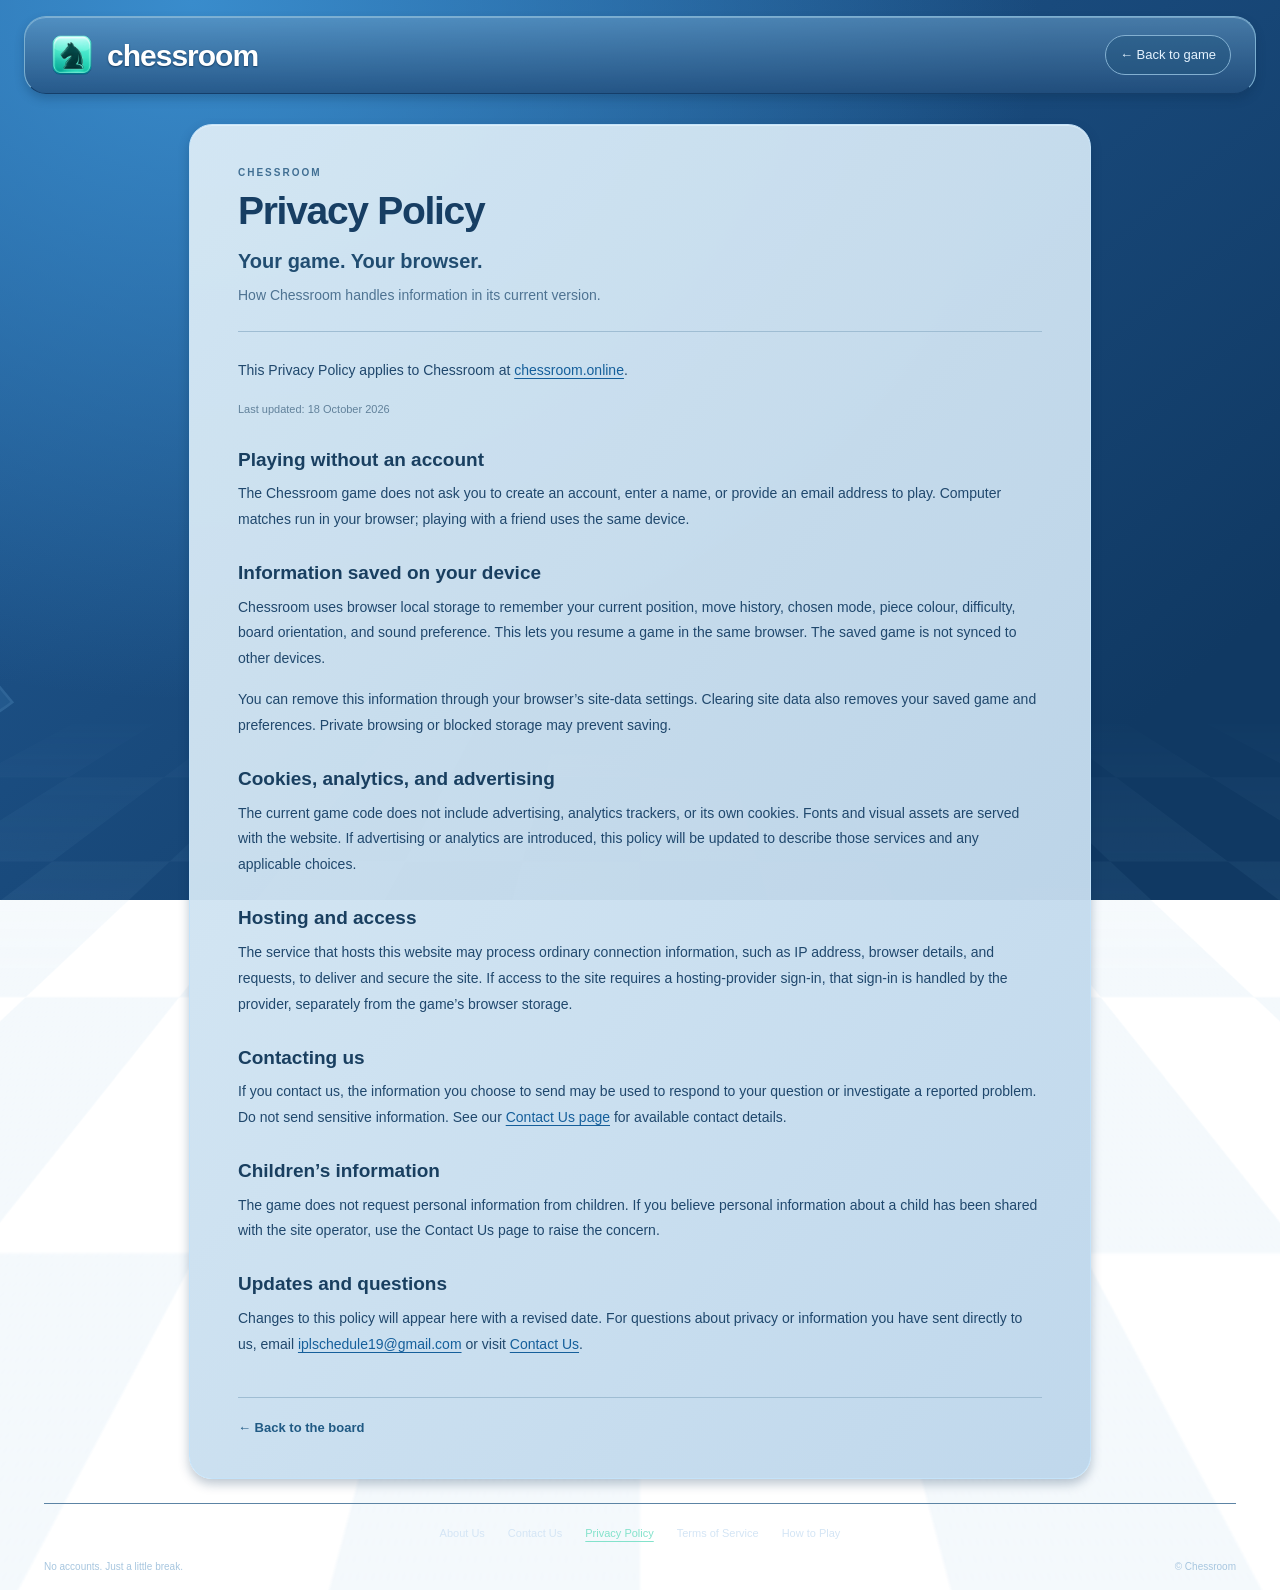
<file: privacy.html>
<!DOCTYPE html><html lang="en"><head><meta charset="utf-8"><meta name="viewport" content="width=device-width,initial-scale=1,viewport-fit=cover"><meta name="theme-color" content="#20558b"><link rel="stylesheet" href="style.css?v=20261018-online1"><title>Privacy Policy - Chessroom</title><meta name="description" content="Read the Chessroom Privacy Policy to learn how chessroom.online uses browser storage for saved games, handles hosting information and responds to enquiries."><meta name="author" content="Chessroom"><meta name="robots" content="index,follow,max-image-preview:large"><link rel="canonical" href="https://chessroom.online/privacy.html"><meta property="og:type" content="website"><meta property="og:site_name" content="Chessroom"><meta property="og:title" content="Privacy Policy - Chessroom"><meta property="og:description" content="Read the Chessroom Privacy Policy to learn how chessroom.online uses browser storage for saved games, handles hosting information and responds to enquiries."><meta property="og:url" content="https://chessroom.online/privacy.html"><meta property="og:locale" content="en_US"><meta property="og:image" content="https://chessroom.online/chessroom-social.png"><meta property="og:image:width" content="512"><meta property="og:image:height" content="512"><meta property="og:image:alt" content="Chessroom teal chess knight logo"><meta name="twitter:card" content="summary"><meta name="twitter:title" content="Privacy Policy - Chessroom"><meta name="twitter:description" content="Read the Chessroom Privacy Policy to learn how chessroom.online uses browser storage for saved games, handles hosting information and responds to enquiries."><meta name="twitter:image" content="https://chessroom.online/chessroom-social.png"><meta name="twitter:image:alt" content="Chessroom teal chess knight logo"><link rel="icon" href="favicon.ico" sizes="any"><link rel="icon" type="image/png" sizes="32x32" href="favicon-32.png"><link rel="apple-touch-icon" sizes="180x180" href="apple-touch-icon.png"><script type="application/ld+json">{"@context": "https://schema.org", "@graph": [{"@type": "Organization", "@id": "https://chessroom.online/#organization", "name": "Chessroom", "url": "https://chessroom.online/", "logo": {"@type": "ImageObject", "url": "https://chessroom.online/chessroom-social.png", "width": 512, "height": 512}, "email": "iplschedule19@gmail.com", "contactPoint": {"@type": "ContactPoint", "email": "iplschedule19@gmail.com", "contactType": "customer support"}}, {"@type": "WebSite", "@id": "https://chessroom.online/#website", "name": "Chessroom", "url": "https://chessroom.online/", "publisher": {"@id": "https://chessroom.online/#organization"}, "inLanguage": "en"}, {"@type": "WebPage", "@id": "https://chessroom.online/privacy.html#webpage", "url": "https://chessroom.online/privacy.html", "name": "Privacy Policy - Chessroom", "description": "Read the Chessroom Privacy Policy to learn how chessroom.online uses browser storage for saved games, handles hosting information and responds to enquiries.", "isPartOf": {"@id": "https://chessroom.online/#website"}, "author": {"@id": "https://chessroom.online/#organization"}, "inLanguage": "en", "breadcrumb": {"@id": "https://chessroom.online/privacy.html#breadcrumb"}}, {"@type": "BreadcrumbList", "@id": "https://chessroom.online/privacy.html#breadcrumb", "itemListElement": [{"@type": "ListItem", "position": 1, "name": "Home", "item": "https://chessroom.online/"}, {"@type": "ListItem", "position": 2, "name": "Privacy Policy", "item": "https://chessroom.online/privacy.html"}]}]}</script><!-- Google tag (gtag.js) -->
<script async src="https://www.googletagmanager.com/gtag/js?id=G-QM45T8DEET"></script>
<script>
  window.dataLayer = window.dataLayer || [];
  function gtag(){dataLayer.push(arguments);}
  gtag('js', new Date());

  gtag('config', 'G-QM45T8DEET');
</script></head><body class="info-page"><header><a class="brand" href="./"><img class="brand-icon" src="chessroom-logo.png" alt="" width="46" height="46"> chessroom</a><a class="back-to-game" href="./">← Back to game</a></header><main class="info-main"><article class="info-card"><div class="page-intro"><span class="page-kicker">CHESSROOM</span><h1>Privacy Policy</h1><p class="page-tagline">Your game. Your browser.</p><p>How Chessroom handles information in its current version.</p></div><div class="page-body"><p>This Privacy Policy applies to Chessroom at <a href="https://chessroom.online/">chessroom.online</a>.</p><p class="updated">Last updated: 18 October 2026</p><h2>Playing without an account</h2><p>The Chessroom game does not ask you to create an account, enter a name, or provide an email address to play. Computer matches run in your browser; playing with a friend uses the same device.</p><h2>Information saved on your device</h2><p>Chessroom uses browser local storage to remember your current position, move history, chosen mode, piece colour, difficulty, board orientation, and sound preference. This lets you resume a game in the same browser. The saved game is not synced to other devices.</p><p>You can remove this information through your browser’s site-data settings. Clearing site data also removes your saved game and preferences. Private browsing or blocked storage may prevent saving.</p><h2>Cookies, analytics, and advertising</h2><p>The current game code does not include advertising, analytics trackers, or its own cookies. Fonts and visual assets are served with the website. If advertising or analytics are introduced, this policy will be updated to describe those services and any applicable choices.</p><h2>Hosting and access</h2><p>The service that hosts this website may process ordinary connection information, such as IP address, browser details, and requests, to deliver and secure the site. If access to the site requires a hosting-provider sign-in, that sign-in is handled by the provider, separately from the game’s browser storage.</p><h2>Contacting us</h2><p>If you contact us, the information you choose to send may be used to respond to your question or investigate a reported problem. Do not send sensitive information. See our <a href="contact.html">Contact Us page</a> for available contact details.</p><h2>Children’s information</h2><p>The game does not request personal information from children. If you believe personal information about a child has been shared with the site operator, use the Contact Us page to raise the concern.</p><h2>Updates and questions</h2><p>Changes to this policy will appear here with a revised date. For questions about privacy or information you have sent directly to us, email <a href="mailto:iplschedule19@gmail.com">iplschedule19@gmail.com</a> or visit <a href="contact.html">Contact Us</a>.</p></div><a class="return-link" href="./">← Back to the board</a></article></main><footer class="site-footer"><nav aria-label="Footer"><a href="about.html">About Us</a><a href="contact.html">Contact Us</a><a href="privacy.html">Privacy Policy</a><a href="terms.html">Terms of Service</a><button type="button" data-how-to-play>How to Play</button></nav><div class="footer-bottom"><p>No accounts. Just a little break.</p><span>© Chessroom</span></div></footer><script src="compat.js?v=20261018-online1"></script><script src="site.js?v=20261018-online1" defer></script></body></html>
</file>
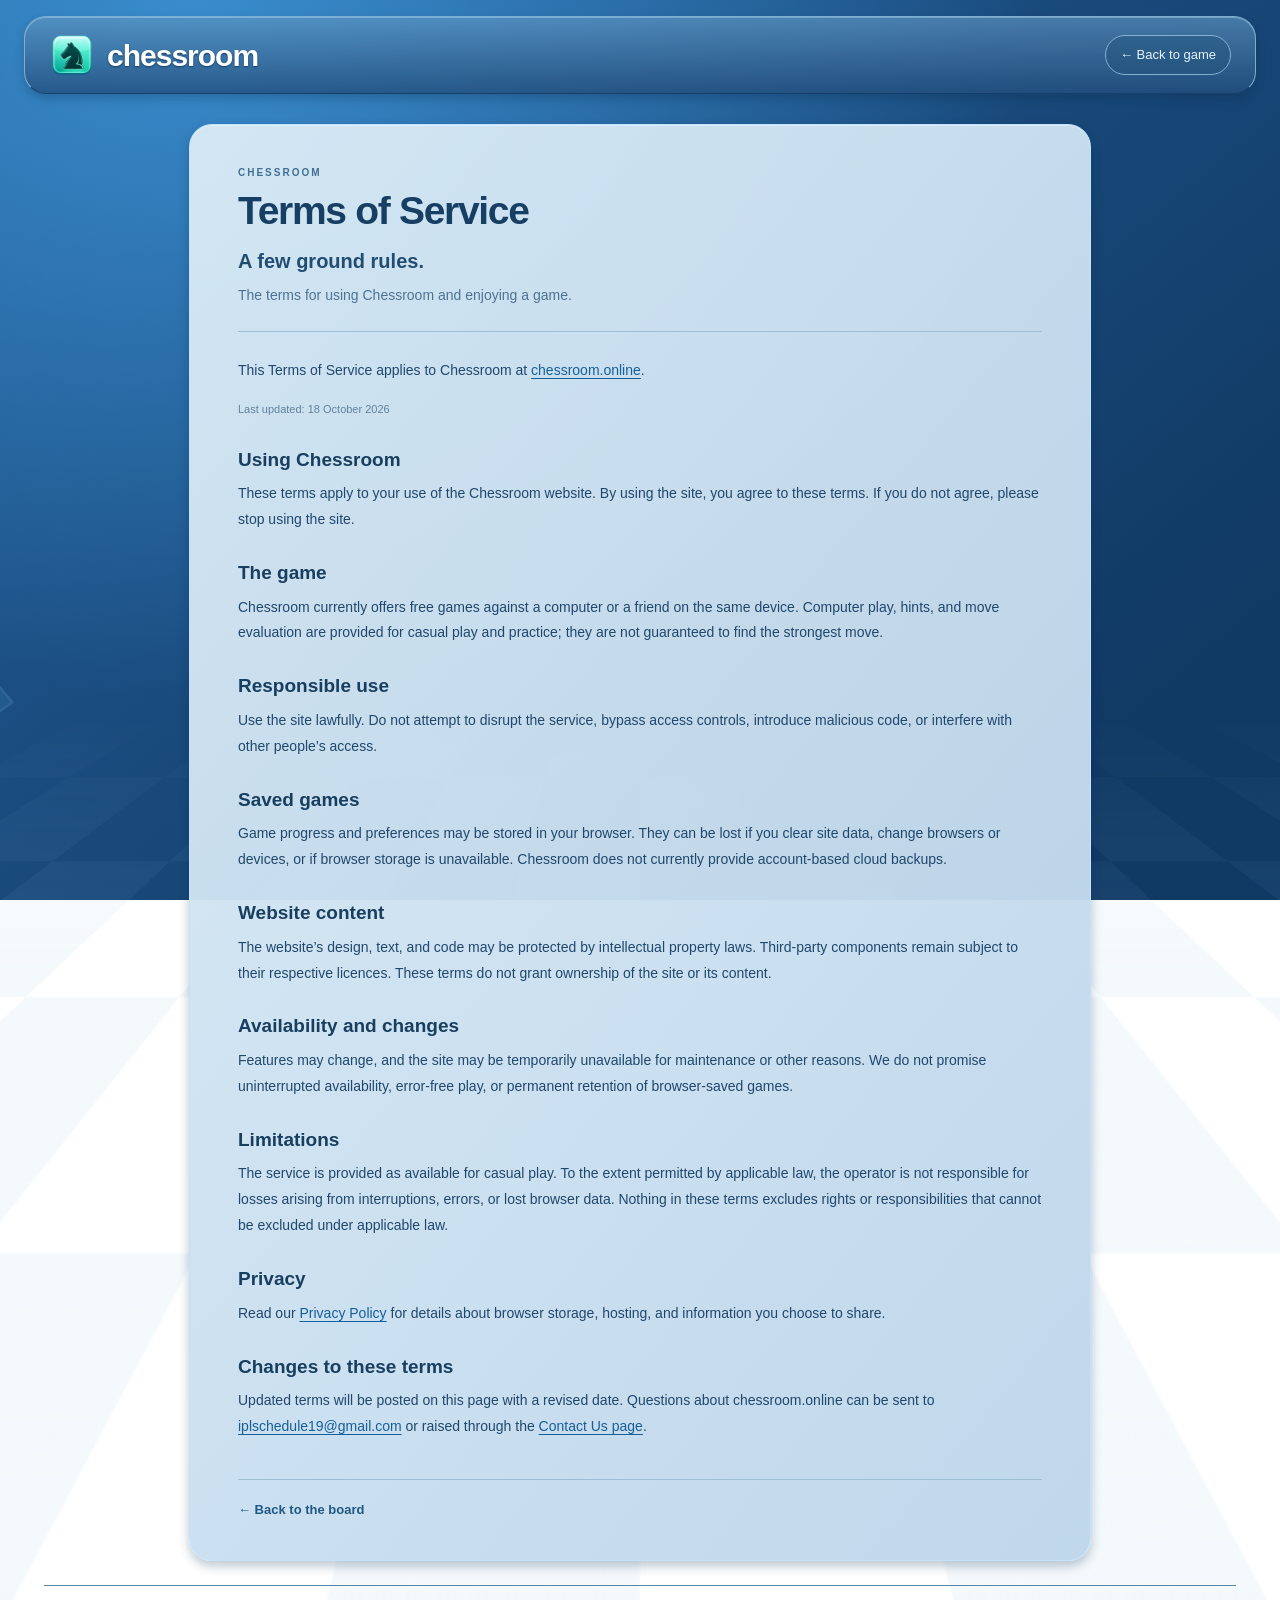
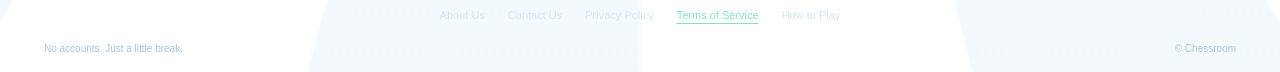
<file: terms.html>
<!DOCTYPE html><html lang="en"><head><meta charset="utf-8"><meta name="viewport" content="width=device-width,initial-scale=1,viewport-fit=cover"><meta name="theme-color" content="#20558b"><link rel="stylesheet" href="style.css?v=20261018-online1"><title>Terms of Service - Chessroom</title><meta name="description" content="Read the Terms of Service for chessroom.online, including responsible use, saved games, website content, service availability and contact information."><meta name="author" content="Chessroom"><meta name="robots" content="index,follow,max-image-preview:large"><link rel="canonical" href="https://chessroom.online/terms.html"><meta property="og:type" content="website"><meta property="og:site_name" content="Chessroom"><meta property="og:title" content="Terms of Service - Chessroom"><meta property="og:description" content="Read the Terms of Service for chessroom.online, including responsible use, saved games, website content, service availability and contact information."><meta property="og:url" content="https://chessroom.online/terms.html"><meta property="og:locale" content="en_US"><meta property="og:image" content="https://chessroom.online/chessroom-social.png"><meta property="og:image:width" content="512"><meta property="og:image:height" content="512"><meta property="og:image:alt" content="Chessroom teal chess knight logo"><meta name="twitter:card" content="summary"><meta name="twitter:title" content="Terms of Service - Chessroom"><meta name="twitter:description" content="Read the Terms of Service for chessroom.online, including responsible use, saved games, website content, service availability and contact information."><meta name="twitter:image" content="https://chessroom.online/chessroom-social.png"><meta name="twitter:image:alt" content="Chessroom teal chess knight logo"><link rel="icon" href="favicon.ico" sizes="any"><link rel="icon" type="image/png" sizes="32x32" href="favicon-32.png"><link rel="apple-touch-icon" sizes="180x180" href="apple-touch-icon.png"><script type="application/ld+json">{"@context": "https://schema.org", "@graph": [{"@type": "Organization", "@id": "https://chessroom.online/#organization", "name": "Chessroom", "url": "https://chessroom.online/", "logo": {"@type": "ImageObject", "url": "https://chessroom.online/chessroom-social.png", "width": 512, "height": 512}, "email": "iplschedule19@gmail.com", "contactPoint": {"@type": "ContactPoint", "email": "iplschedule19@gmail.com", "contactType": "customer support"}}, {"@type": "WebSite", "@id": "https://chessroom.online/#website", "name": "Chessroom", "url": "https://chessroom.online/", "publisher": {"@id": "https://chessroom.online/#organization"}, "inLanguage": "en"}, {"@type": "WebPage", "@id": "https://chessroom.online/terms.html#webpage", "url": "https://chessroom.online/terms.html", "name": "Terms of Service - Chessroom", "description": "Read the Terms of Service for chessroom.online, including responsible use, saved games, website content, service availability and contact information.", "isPartOf": {"@id": "https://chessroom.online/#website"}, "author": {"@id": "https://chessroom.online/#organization"}, "inLanguage": "en", "breadcrumb": {"@id": "https://chessroom.online/terms.html#breadcrumb"}}, {"@type": "BreadcrumbList", "@id": "https://chessroom.online/terms.html#breadcrumb", "itemListElement": [{"@type": "ListItem", "position": 1, "name": "Home", "item": "https://chessroom.online/"}, {"@type": "ListItem", "position": 2, "name": "Terms of Service", "item": "https://chessroom.online/terms.html"}]}]}</script><!-- Google tag (gtag.js) -->
<script async src="https://www.googletagmanager.com/gtag/js?id=G-QM45T8DEET"></script>
<script>
  window.dataLayer = window.dataLayer || [];
  function gtag(){dataLayer.push(arguments);}
  gtag('js', new Date());

  gtag('config', 'G-QM45T8DEET');
</script></head><body class="info-page"><header><a class="brand" href="./"><img class="brand-icon" src="chessroom-logo.png" alt="" width="46" height="46"> chessroom</a><a class="back-to-game" href="./">← Back to game</a></header><main class="info-main"><article class="info-card"><div class="page-intro"><span class="page-kicker">CHESSROOM</span><h1>Terms of Service</h1><p class="page-tagline">A few ground rules.</p><p>The terms for using Chessroom and enjoying a game.</p></div><div class="page-body"><p>This Terms of Service applies to Chessroom at <a href="https://chessroom.online/">chessroom.online</a>.</p><p class="updated">Last updated: 18 October 2026</p><h2>Using Chessroom</h2><p>These terms apply to your use of the Chessroom website. By using the site, you agree to these terms. If you do not agree, please stop using the site.</p><h2>The game</h2><p>Chessroom currently offers free games against a computer or a friend on the same device. Computer play, hints, and move evaluation are provided for casual play and practice; they are not guaranteed to find the strongest move.</p><h2>Responsible use</h2><p>Use the site lawfully. Do not attempt to disrupt the service, bypass access controls, introduce malicious code, or interfere with other people’s access.</p><h2>Saved games</h2><p>Game progress and preferences may be stored in your browser. They can be lost if you clear site data, change browsers or devices, or if browser storage is unavailable. Chessroom does not currently provide account-based cloud backups.</p><h2>Website content</h2><p>The website’s design, text, and code may be protected by intellectual property laws. Third-party components remain subject to their respective licences. These terms do not grant ownership of the site or its content.</p><h2>Availability and changes</h2><p>Features may change, and the site may be temporarily unavailable for maintenance or other reasons. We do not promise uninterrupted availability, error-free play, or permanent retention of browser-saved games.</p><h2>Limitations</h2><p>The service is provided as available for casual play. To the extent permitted by applicable law, the operator is not responsible for losses arising from interruptions, errors, or lost browser data. Nothing in these terms excludes rights or responsibilities that cannot be excluded under applicable law.</p><h2>Privacy</h2><p>Read our <a href="privacy.html">Privacy Policy</a> for details about browser storage, hosting, and information you choose to share.</p><h2>Changes to these terms</h2><p>Updated terms will be posted on this page with a revised date. Questions about chessroom.online can be sent to <a href="mailto:iplschedule19@gmail.com">iplschedule19@gmail.com</a> or raised through the <a href="contact.html">Contact Us page</a>.</p></div><a class="return-link" href="./">← Back to the board</a></article></main><footer class="site-footer"><nav aria-label="Footer"><a href="about.html">About Us</a><a href="contact.html">Contact Us</a><a href="privacy.html">Privacy Policy</a><a href="terms.html">Terms of Service</a><button type="button" data-how-to-play>How to Play</button></nav><div class="footer-bottom"><p>No accounts. Just a little break.</p><span>© Chessroom</span></div></footer><script src="compat.js?v=20261018-online1"></script><script src="site.js?v=20261018-online1" defer></script></body></html>
</file>
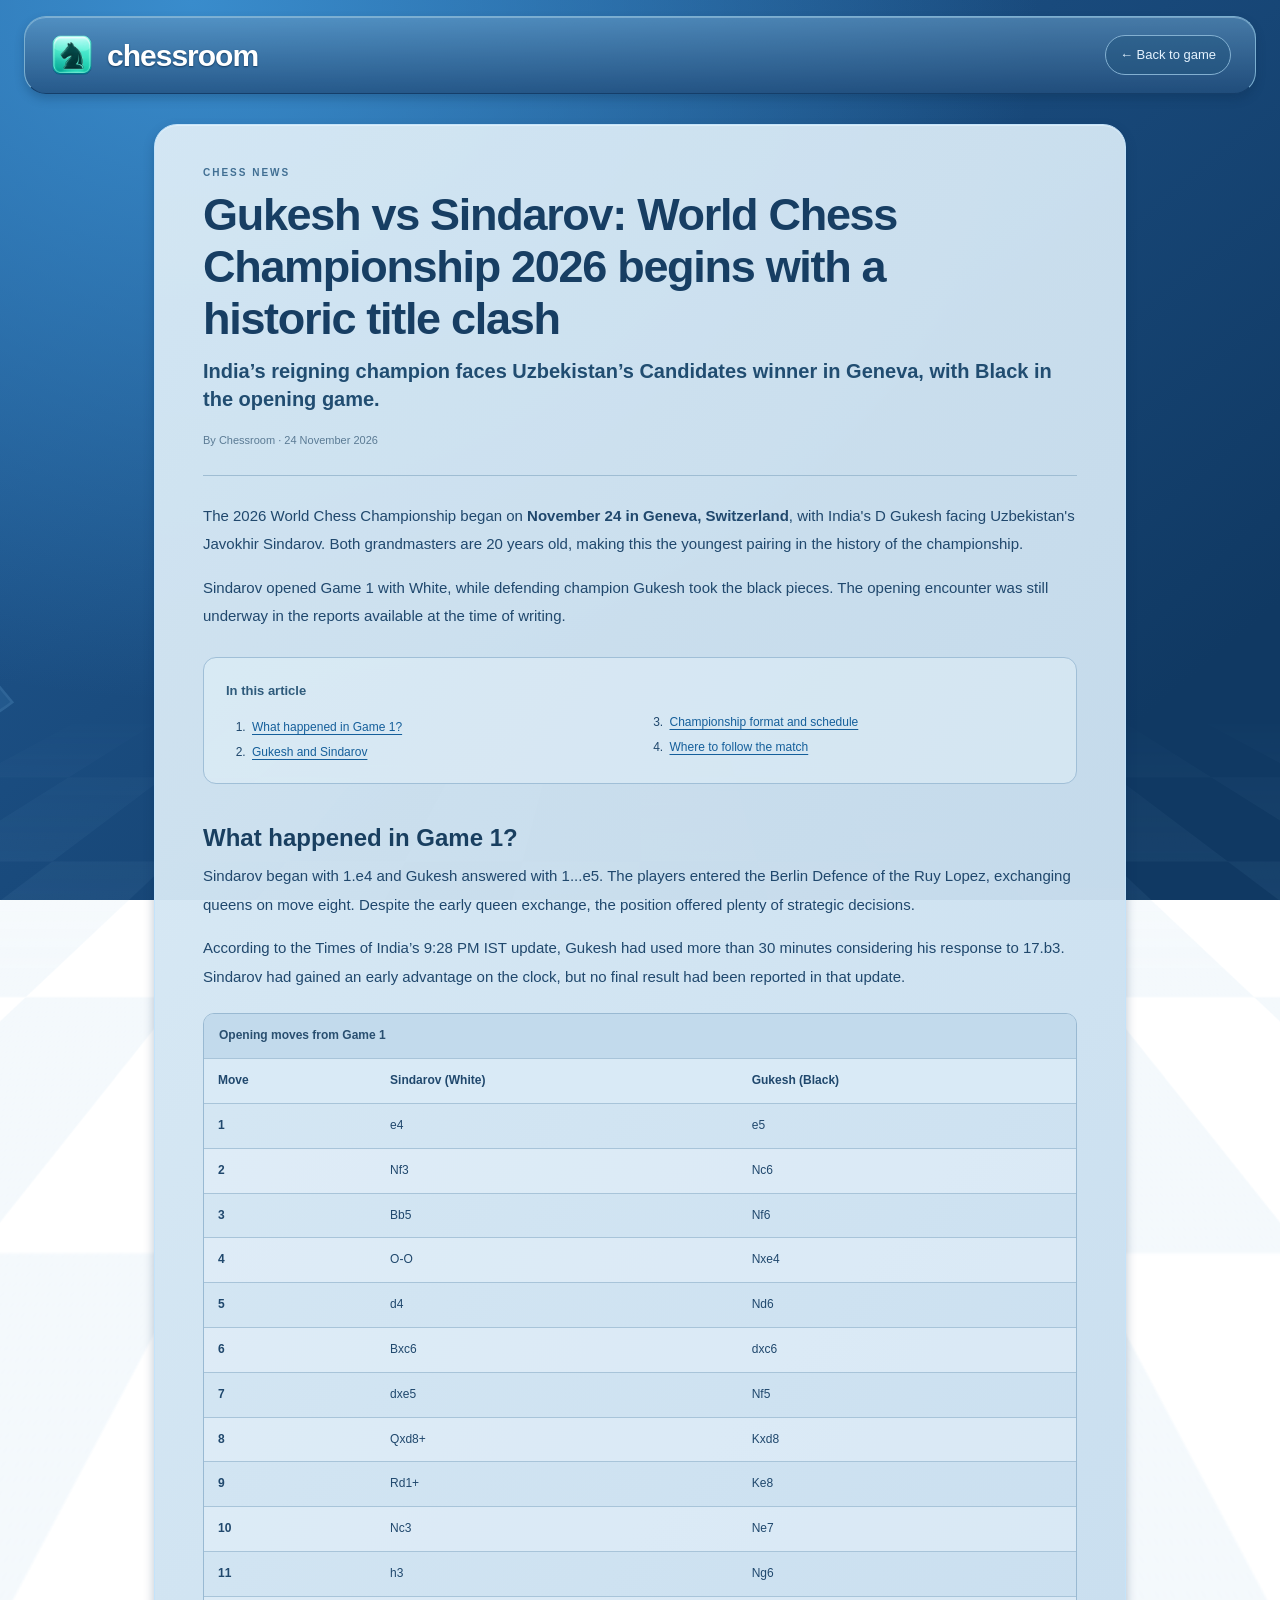
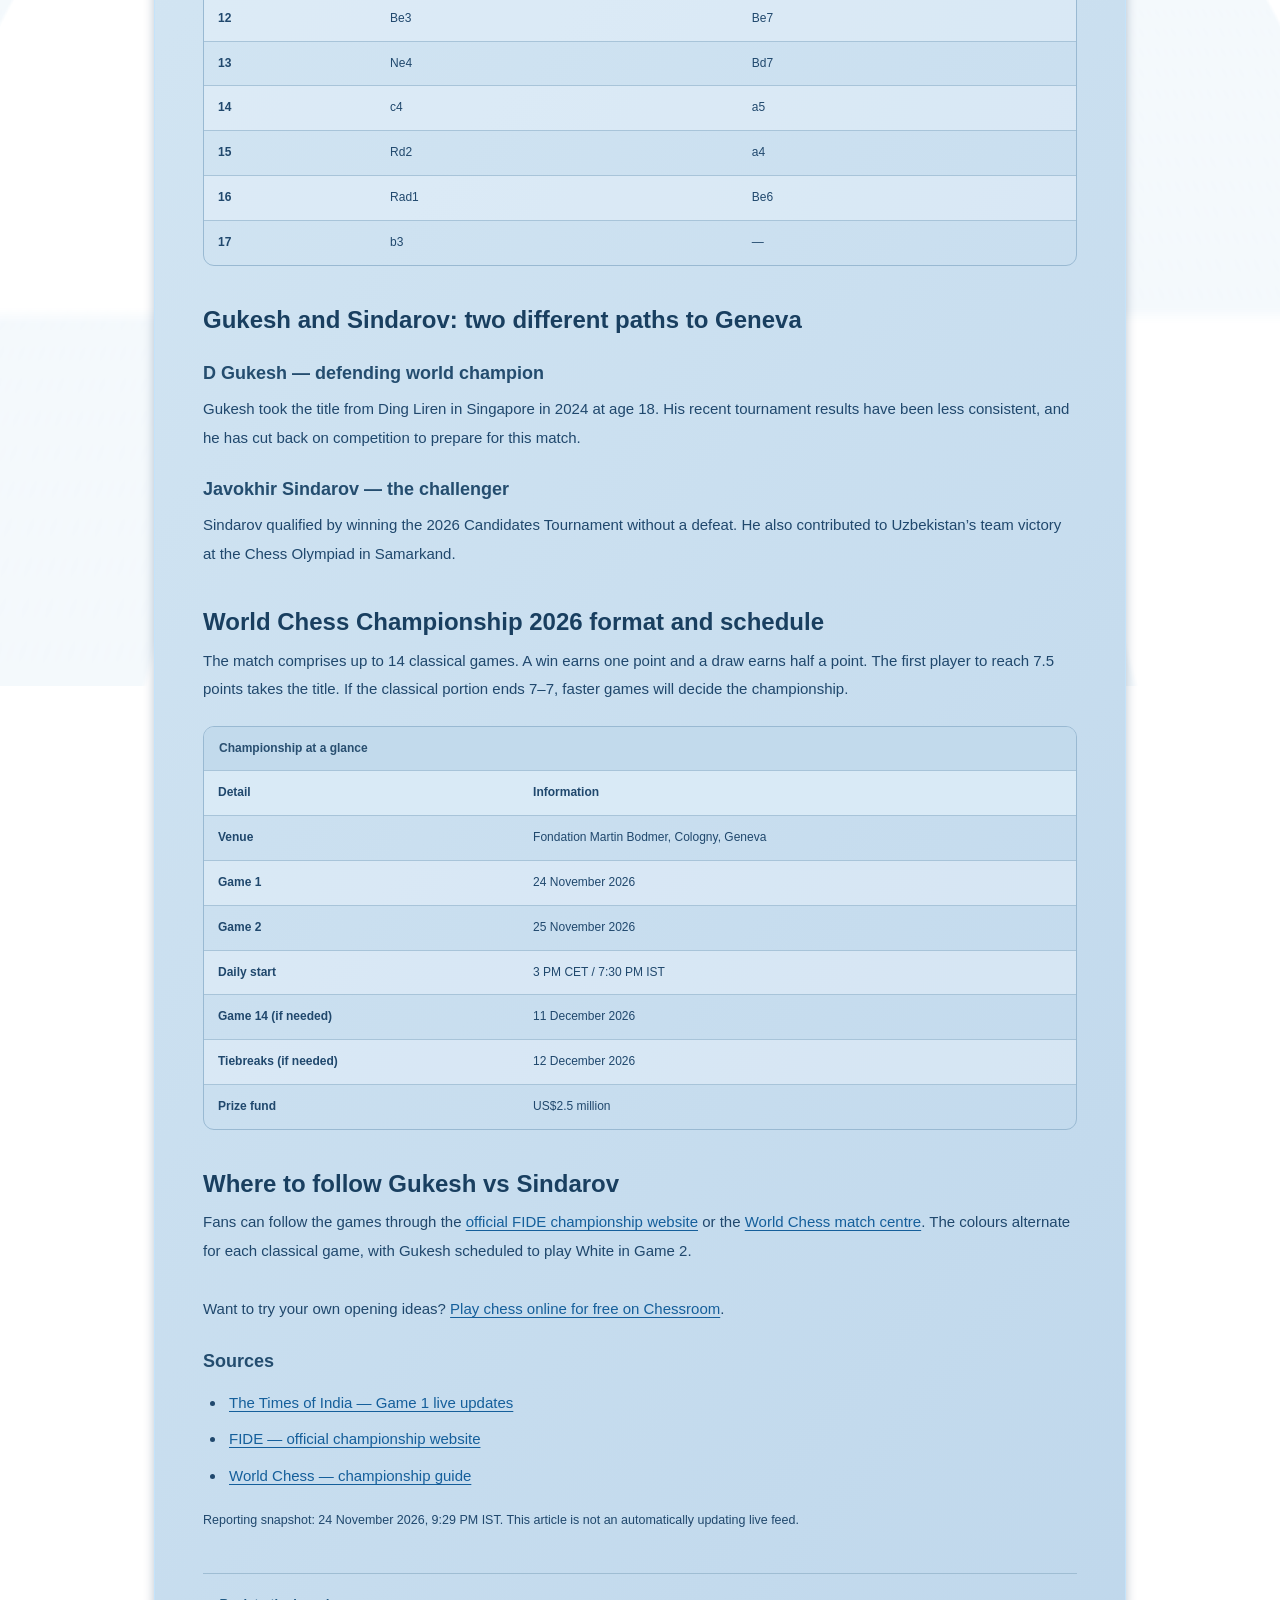
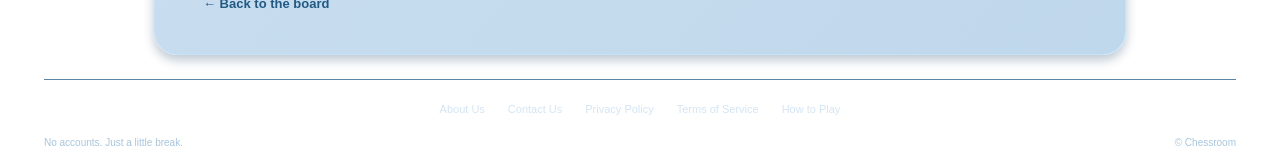
<file: blog/gukesh-vs-sindarov-world-chess-championship-2026.html>
<!DOCTYPE html>
<html lang="en">
<head>
<meta charset="utf-8">
<meta name="viewport" content="width=device-width,initial-scale=1,viewport-fit=cover">
<meta name="theme-color" content="#20558b">
<meta name="color-scheme" content="light">
<title>Gukesh vs Sindarov: World Chess Championship 2026 begins with a historic title clash - Chessroom</title>
<meta name="description" content="D Gukesh faces Javokhir Sindarov in Geneva on November 24, 2026. Explore Game 1, the championship format, player profiles and where to follow the match.">
<meta name="author" content="Chessroom">
<meta name="robots" content="index,follow,max-image-preview:large">
<link rel="canonical" href="https://chessroom.online/blog/gukesh-vs-sindarov-world-chess-championship-2026.html">
<link rel="icon" href="../favicon.ico">
<link rel="icon" type="image/png" sizes="32x32" href="../favicon-32.png">
<link rel="apple-touch-icon" sizes="180x180" href="../apple-touch-icon.png">
<link rel="stylesheet" href="../style.css">
<meta property="og:type" content="article">
<meta property="og:site_name" content="Chessroom">
<meta property="og:title" content="Gukesh vs Sindarov: World Chess Championship 2026 begins with a historic title clash - Chessroom">
<meta property="og:description" content="D Gukesh faces Javokhir Sindarov in Geneva on November 24, 2026. Explore Game 1, the championship format, player profiles and where to follow the match.">
<meta property="og:url" content="https://chessroom.online/blog/gukesh-vs-sindarov-world-chess-championship-2026.html">
<meta property="og:locale" content="en_US">
<meta property="og:image" content="https://chessroom.online/chessroom-social.png">
<meta property="og:image:alt" content="Chessroom chess knight logo">
<meta property="article:published_time" content="2026-11-24">
<meta property="article:modified_time" content="2026-11-24">
<meta name="twitter:card" content="summary">
<meta name="twitter:title" content="Gukesh vs Sindarov: World Chess Championship 2026 begins with a historic title clash - Chessroom">
<meta name="twitter:description" content="D Gukesh faces Javokhir Sindarov in Geneva on November 24, 2026. Explore Game 1, the championship format, player profiles and where to follow the match.">
<meta name="twitter:image" content="https://chessroom.online/chessroom-social.png">
<meta name="twitter:image:alt" content="Chessroom chess knight logo">
<script type="application/ld+json">{"@context":"https://schema.org","@graph":[{"@type":"Organization","@id":"https://chessroom.online/#organization","name":"Chessroom","url":"https://chessroom.online/","logo":"https://chessroom.online/chessroom-social.png"},{"@type":"NewsArticle","@id":"https://chessroom.online/blog/gukesh-vs-sindarov-world-chess-championship-2026.html#article","headline":"Gukesh vs Sindarov: World Chess Championship 2026 begins with a historic title clash","description":"D Gukesh faces Javokhir Sindarov in Geneva on November 24, 2026. Explore Game 1, the championship format, player profiles and where to follow the match.","mainEntityOfPage":{"@id":"https://chessroom.online/blog/gukesh-vs-sindarov-world-chess-championship-2026.html#webpage"},"author":{"@id":"https://chessroom.online/#organization"},"publisher":{"@id":"https://chessroom.online/#organization"},"datePublished":"2026-11-24","dateModified":"2026-11-24","inLanguage":"en","articleSection":"Chess News"},{"@type":"WebPage","@id":"https://chessroom.online/blog/gukesh-vs-sindarov-world-chess-championship-2026.html#webpage","url":"https://chessroom.online/blog/gukesh-vs-sindarov-world-chess-championship-2026.html","name":"Gukesh vs Sindarov: World Chess Championship 2026 begins with a historic title clash - Chessroom","description":"D Gukesh faces Javokhir Sindarov in Geneva on November 24, 2026. Explore Game 1, the championship format, player profiles and where to follow the match.","breadcrumb":{"@id":"https://chessroom.online/blog/gukesh-vs-sindarov-world-chess-championship-2026.html#breadcrumb"}},{"@type":"BreadcrumbList","@id":"https://chessroom.online/blog/gukesh-vs-sindarov-world-chess-championship-2026.html#breadcrumb","itemListElement":[{"@type":"ListItem","position":1,"name":"Home","item":"https://chessroom.online/"},{"@type":"ListItem","position":2,"name":"Gukesh vs Sindarov: World Chess Championship 2026 begins with a historic title clash","item":"https://chessroom.online/blog/gukesh-vs-sindarov-world-chess-championship-2026.html"}]}]}</script>
<style>
/* Scoped additions only: the shared website files are not modified. */
.article-page .info-main{max-width:1020px}
.article-page .page-intro h1{max-width:700px;font-size:clamp(30px,4.2vw,45px);line-height:1.15}
.article-page .page-intro>p:last-child{font-size:11px;color:#5b7b94;margin-top:18px}
.article-body{font-size:15px;line-height:1.9}
.article-body h2{font-size:24px;line-height:1.35;margin-top:38px;scroll-margin-top:24px}
.article-body h3{font-size:18px;line-height:1.45;color:#244d6f;margin:24px 0 9px}
.article-body li{padding-left:3px;margin:8px 0}
.article-body ol,.article-body ul{padding-left:23px}
.article-toc{background:#e9f4fb66;border:1px solid #a0bfd7;border-radius:13px;padding:18px 22px;margin:26px 0}
.article-toc>b{font-size:13px;color:#2f5b7c}
.article-toc ol{margin:9px 0 0;columns:2;column-gap:30px;font-size:12px;line-height:1.65}
.article-toc li{break-inside:avoid;margin:5px 0}
.article-figure{margin:30px 0}
.article-figure img{display:block;width:100%;height:auto;border-radius:12px;border:1px solid #90b3ce;background:#1e4c73}
.article-figure figcaption{font-size:11px;color:#5d7d96;line-height:1.65;margin-top:10px}
.article-table-wrap{overflow-x:auto;margin:22px 0;border:1px solid #99b9d2;border-radius:11px}
.article-table-wrap table{border-collapse:collapse;width:100%;font-size:12px;line-height:1.65;text-align:left}
.article-table-wrap caption{text-align:left;padding:12px 15px;font-weight:700;background:#c2daec;color:#294f70}
.article-table-wrap th,.article-table-wrap td{padding:12px 14px;border-top:1px solid #a8c4d9;vertical-align:top}
.article-table-wrap thead{background:#d9eaf6}.article-table-wrap tbody tr:nth-child(even){background:#e9f3fa77}
.article-faq{border-bottom:1px solid #9ebed5;padding:14px 0}
.article-faq summary{cursor:pointer;font-size:14px;font-weight:600;color:#244e70;line-height:1.6}
.article-faq p{margin:12px 0 3px;font-size:13px}
.article-ending{margin-top:30px!important}
@media(max-width:700px){.article-page .info-card{padding:26px 20px}.article-body{font-size:14px}.article-body h2{font-size:21px;margin-top:30px}.article-body h3{font-size:17px}.article-toc{padding:16px 18px}.article-toc ol{columns:1}.article-table-wrap th,.article-table-wrap td{padding:10px 9px}}
</style>
</head>
<body class="info-page article-page">
<header><a class="brand" href="../"><img class="brand-icon" src="../chessroom-logo.png" alt="" width="46" height="46"> chessroom</a><a class="back-to-game" href="../">← Back to game</a></header>
<main class="info-main"><article class="info-card"><div class="page-intro"><span class="page-kicker">CHESS NEWS</span><h1>Gukesh vs Sindarov: World Chess Championship 2026 begins with a historic title clash</h1><p class="page-tagline">India’s reigning champion faces Uzbekistan’s Candidates winner in Geneva, with Black in the opening game.</p><p>By Chessroom <span aria-hidden="true">·</span> <time datetime="2026-11-24">24 November 2026</time></p></div>
<div class="page-body article-body">
<p>The 2026 World Chess Championship began on <strong>November 24 in Geneva, Switzerland</strong>, with India's D Gukesh facing Uzbekistan's Javokhir Sindarov. Both grandmasters are 20 years old, making this the youngest pairing in the history of the championship.</p>
<p>Sindarov opened Game 1 with White, while defending champion Gukesh took the black pieces. The opening encounter was still underway in the reports available at the time of writing.</p>
<nav class="article-toc" aria-label="In this article"><b>In this article</b><ol><li><a href="#game-one">What happened in Game 1?</a></li><li><a href="#players">Gukesh and Sindarov</a></li><li><a href="#format">Championship format and schedule</a></li><li><a href="#watch">Where to follow the match</a></li></ol></nav>
<h2 id="game-one">What happened in Game 1?</h2>
<p>Sindarov began with 1.e4 and Gukesh answered with 1...e5. The players entered the Berlin Defence of the Ruy Lopez, exchanging queens on move eight. Despite the early queen exchange, the position offered plenty of strategic decisions.</p>
<p>According to the Times of India’s 9:28 PM IST update, Gukesh had used more than 30 minutes considering his response to 17.b3. Sindarov had gained an early advantage on the clock, but no final result had been reported in that update.</p>
<div class="article-table-wrap"><table><caption>Opening moves from Game 1</caption><thead><tr><th scope="col">Move</th><th scope="col">Sindarov (White)</th><th scope="col">Gukesh (Black)</th></tr></thead><tbody>
<tr><th scope="row">1</th><td>e4</td><td>e5</td></tr>
<tr><th scope="row">2</th><td>Nf3</td><td>Nc6</td></tr>
<tr><th scope="row">3</th><td>Bb5</td><td>Nf6</td></tr>
<tr><th scope="row">4</th><td>O-O</td><td>Nxe4</td></tr>
<tr><th scope="row">5</th><td>d4</td><td>Nd6</td></tr>
<tr><th scope="row">6</th><td>Bxc6</td><td>dxc6</td></tr>
<tr><th scope="row">7</th><td>dxe5</td><td>Nf5</td></tr>
<tr><th scope="row">8</th><td>Qxd8+</td><td>Kxd8</td></tr>
<tr><th scope="row">9</th><td>Rd1+</td><td>Ke8</td></tr>
<tr><th scope="row">10</th><td>Nc3</td><td>Ne7</td></tr>
<tr><th scope="row">11</th><td>h3</td><td>Ng6</td></tr>
<tr><th scope="row">12</th><td>Be3</td><td>Be7</td></tr>
<tr><th scope="row">13</th><td>Ne4</td><td>Bd7</td></tr>
<tr><th scope="row">14</th><td>c4</td><td>a5</td></tr>
<tr><th scope="row">15</th><td>Rd2</td><td>a4</td></tr>
<tr><th scope="row">16</th><td>Rad1</td><td>Be6</td></tr>
<tr><th scope="row">17</th><td>b3</td><td>—</td></tr>
</tbody></table></div>
<h2 id="players">Gukesh and Sindarov: two different paths to Geneva</h2>
<h3>D Gukesh — defending world champion</h3><p>Gukesh took the title from Ding Liren in Singapore in 2024 at age 18. His recent tournament results have been less consistent, and he has cut back on competition to prepare for this match.</p>
<h3>Javokhir Sindarov — the challenger</h3><p>Sindarov qualified by winning the 2026 Candidates Tournament without a defeat. He also contributed to Uzbekistan’s team victory at the Chess Olympiad in Samarkand.</p>
<h2 id="format">World Chess Championship 2026 format and schedule</h2>
<p>The match comprises up to 14 classical games. A win earns one point and a draw earns half a point. The first player to reach 7.5 points takes the title. If the classical portion ends 7–7, faster games will decide the championship.</p>
<div class="article-table-wrap"><table><caption>Championship at a glance</caption><thead><tr><th scope="col">Detail</th><th scope="col">Information</th></tr></thead><tbody><tr><th scope="row">Venue</th><td>Fondation Martin Bodmer, Cologny, Geneva</td></tr><tr><th scope="row">Game 1</th><td>24 November 2026</td></tr><tr><th scope="row">Game 2</th><td>25 November 2026</td></tr><tr><th scope="row">Daily start</th><td>3 PM CET / 7:30 PM IST</td></tr><tr><th scope="row">Game 14 (if needed)</th><td>11 December 2026</td></tr><tr><th scope="row">Tiebreaks (if needed)</th><td>12 December 2026</td></tr><tr><th scope="row">Prize fund</th><td>US$2.5 million</td></tr></tbody></table></div>
<h2 id="watch">Where to follow Gukesh vs Sindarov</h2>
<p>Fans can follow the games through the <a href="https://worldchampionship.fide.com/">official FIDE championship website</a> or the <a href="https://worldchess.com/watch/fide-world-chess-championship-2026">World Chess match centre</a>. The colours alternate for each classical game, with Gukesh scheduled to play White in Game 2.</p>
<p class="article-ending">Want to try your own opening ideas? <a href="../">Play chess online for free on Chessroom</a>.</p>
<h3>Sources</h3><ul><li><a href="https://timesofindia.indiatimes.com/sports/chess/gukesh-vs-sindarov-world-chess-championship-2026-live-updates-d-gukesh-javokhir-sindarov-game-1-live-score-fide-chess-live-streaming-geneva/liveblog/136130904.cms">The Times of India — Game 1 live updates</a></li><li><a href="https://worldchampionship.fide.com/">FIDE — official championship website</a></li><li><a href="https://worldchess.com/news/gukesh-vs-sindarov-everything-you-need-to-know-about-the-2026-world-chess-championship">World Chess — championship guide</a></li></ul>
<p><small>Reporting snapshot: 24 November 2026, 9:29 PM IST. This article is not an automatically updating live feed.</small></p>
</div><a class="return-link" href="../">← Back to the board</a></article></main><footer class="site-footer"><nav aria-label="Footer"><a href="../about.html">About Us</a><a href="../contact.html">Contact Us</a><a href="../privacy.html">Privacy Policy</a><a href="../terms.html">Terms of Service</a><button type="button" data-how-to-play>How to Play</button></nav><div class="footer-bottom"><p>No accounts. Just a little break.</p><span>© Chessroom</span></div></footer>
<script src="../compat.js"></script>
<script src="../site.js" defer></script>
</body></html>
</file>
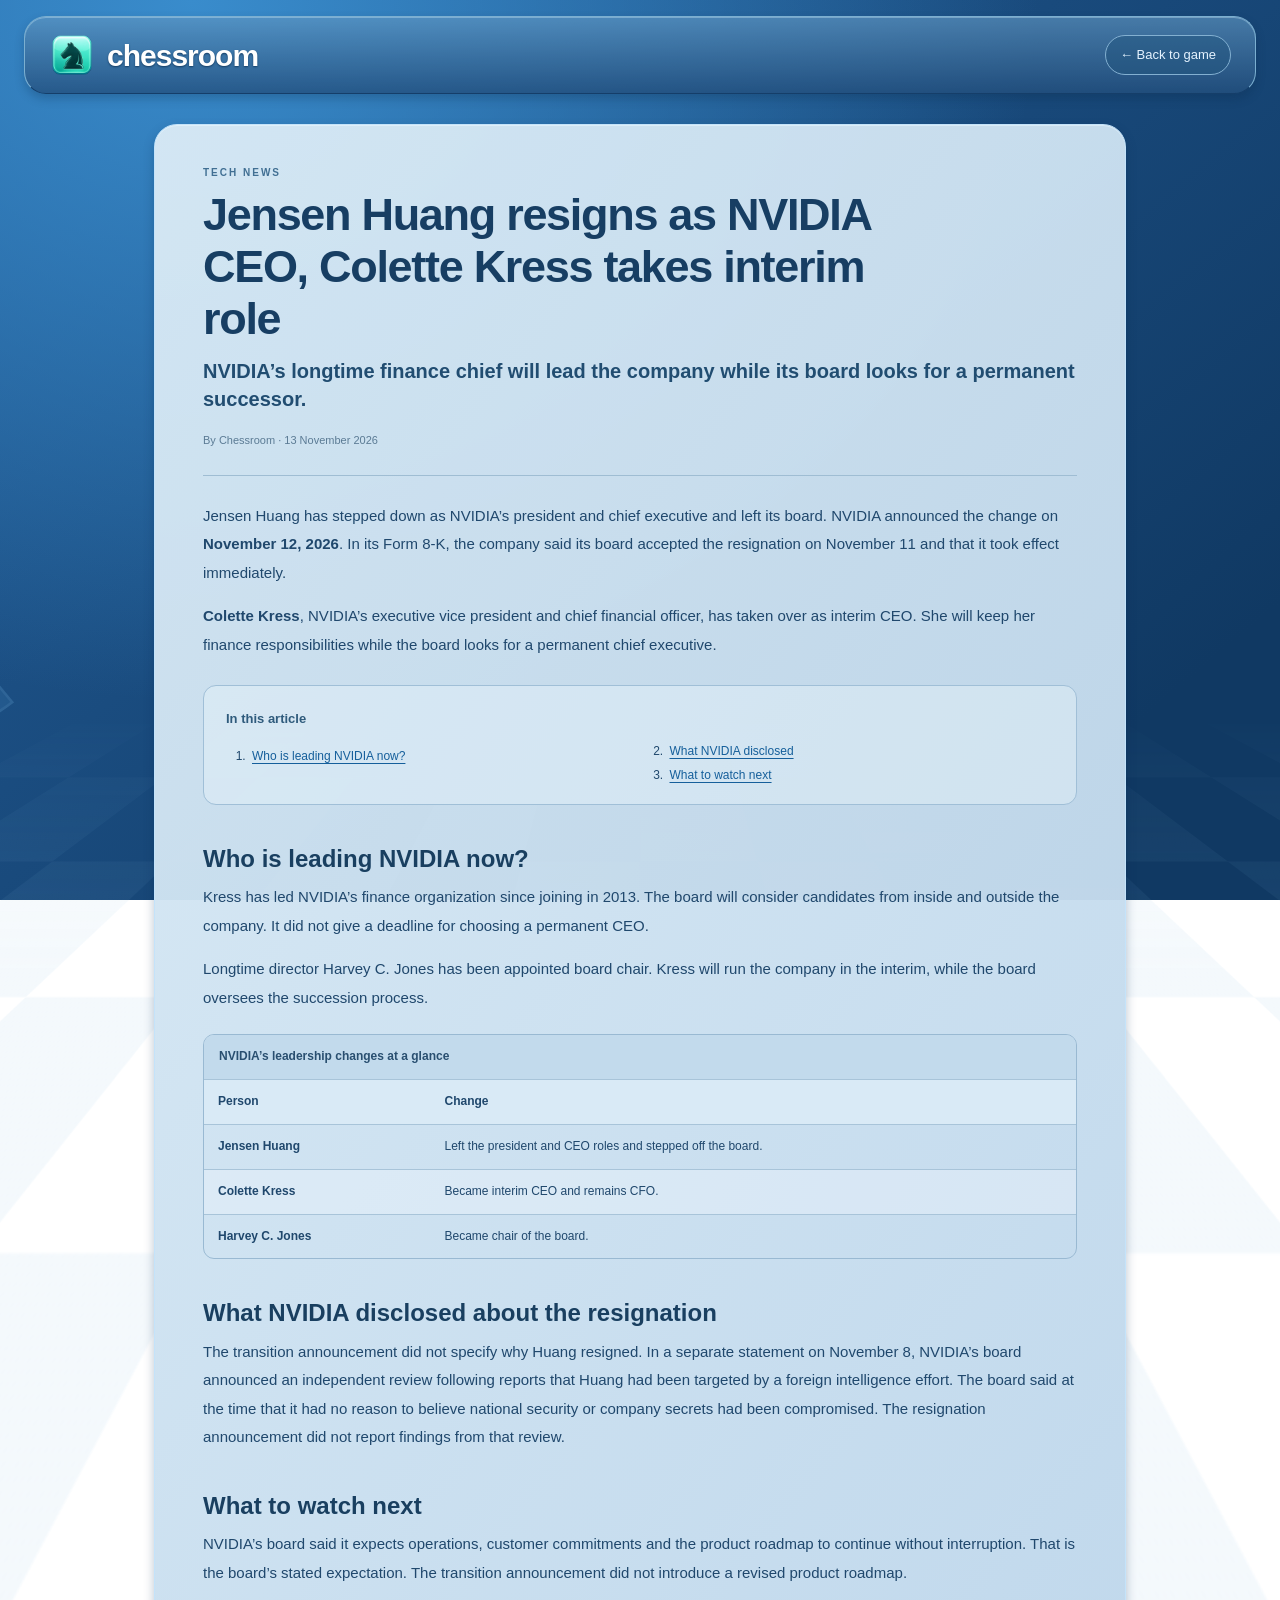
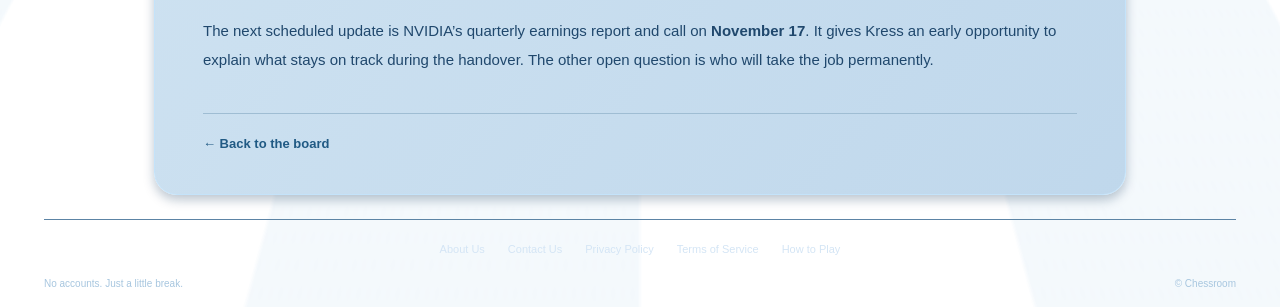
<file: blog/jensen-huang-nvidia-resignation.html>
<!DOCTYPE html>
<html lang="en">
<head>
<meta charset="utf-8">
<meta name="viewport" content="width=device-width,initial-scale=1,viewport-fit=cover">
<meta name="theme-color" content="#20558b">
<meta name="color-scheme" content="light">
<title>Jensen Huang resigns as NVIDIA CEO, Colette Kress takes interim role - Chessroom</title>
<meta name="description" content="NVIDIA confirmed Jensen Huang’s resignation on November 12, 2026. Colette Kress takes over as interim CEO while the board searches for a permanent successor.">
<meta name="author" content="Chessroom">
<meta name="robots" content="index,follow,max-image-preview:large">
<link rel="canonical" href="https://chessroom.online/blog/jensen-huang-nvidia-resignation.html">
<link rel="icon" href="../favicon.ico">
<link rel="icon" type="image/png" sizes="32x32" href="../favicon-32.png">
<link rel="apple-touch-icon" sizes="180x180" href="../apple-touch-icon.png">
<link rel="stylesheet" href="../style.css">
<meta property="og:type" content="article">
<meta property="og:site_name" content="Chessroom">
<meta property="og:title" content="Jensen Huang resigns as NVIDIA CEO, Colette Kress takes interim role - Chessroom">
<meta property="og:description" content="NVIDIA confirmed Jensen Huang’s resignation on November 12, 2026. Colette Kress takes over as interim CEO while the board searches for a permanent successor.">
<meta property="og:url" content="https://chessroom.online/blog/jensen-huang-nvidia-resignation.html">
<meta property="og:locale" content="en_US">
<meta property="og:image" content="https://chessroom.online/chessroom-social.png">
<meta property="og:image:alt" content="Chessroom chess knight logo">
<meta property="article:published_time" content="2026-11-13">
<meta property="article:modified_time" content="2026-11-13">
<meta name="twitter:card" content="summary">
<meta name="twitter:title" content="Jensen Huang resigns as NVIDIA CEO, Colette Kress takes interim role - Chessroom">
<meta name="twitter:description" content="NVIDIA confirmed Jensen Huang’s resignation on November 12, 2026. Colette Kress takes over as interim CEO while the board searches for a permanent successor.">
<meta name="twitter:image" content="https://chessroom.online/chessroom-social.png">
<meta name="twitter:image:alt" content="Chessroom chess knight logo">
<script type="application/ld+json">{"@context":"https://schema.org","@graph":[{"@type":"Organization","@id":"https://chessroom.online/#organization","name":"Chessroom","url":"https://chessroom.online/","logo":"https://chessroom.online/chessroom-social.png"},{"@type":"NewsArticle","@id":"https://chessroom.online/blog/jensen-huang-nvidia-resignation.html#article","headline":"Jensen Huang resigns as NVIDIA CEO, Colette Kress takes interim role","description":"NVIDIA confirmed Jensen Huang’s resignation on November 12, 2026. Colette Kress takes over as interim CEO while the board searches for a permanent successor.","mainEntityOfPage":{"@id":"https://chessroom.online/blog/jensen-huang-nvidia-resignation.html#webpage"},"author":{"@id":"https://chessroom.online/#organization"},"publisher":{"@id":"https://chessroom.online/#organization"},"datePublished":"2026-11-13","dateModified":"2026-11-13","inLanguage":"en","articleSection":"Tech News"},{"@type":"WebPage","@id":"https://chessroom.online/blog/jensen-huang-nvidia-resignation.html#webpage","url":"https://chessroom.online/blog/jensen-huang-nvidia-resignation.html","name":"Jensen Huang resigns as NVIDIA CEO, Colette Kress takes interim role - Chessroom","description":"NVIDIA confirmed Jensen Huang’s resignation on November 12, 2026. Colette Kress takes over as interim CEO while the board searches for a permanent successor.","breadcrumb":{"@id":"https://chessroom.online/blog/jensen-huang-nvidia-resignation.html#breadcrumb"}},{"@type":"BreadcrumbList","@id":"https://chessroom.online/blog/jensen-huang-nvidia-resignation.html#breadcrumb","itemListElement":[{"@type":"ListItem","position":1,"name":"Home","item":"https://chessroom.online/"},{"@type":"ListItem","position":2,"name":"Jensen Huang resigns as NVIDIA CEO, Colette Kress takes interim role","item":"https://chessroom.online/blog/jensen-huang-nvidia-resignation.html"}]}]}</script>
<style>
/* Scoped additions only: the shared website files are not modified. */
.article-page .info-main{max-width:1020px}
.article-page .page-intro h1{max-width:700px;font-size:clamp(30px,4.2vw,45px);line-height:1.15}
.article-page .page-intro>p:last-child{font-size:11px;color:#5b7b94;margin-top:18px}
.article-body{font-size:15px;line-height:1.9}
.article-body h2{font-size:24px;line-height:1.35;margin-top:38px;scroll-margin-top:24px}
.article-body h3{font-size:18px;line-height:1.45;color:#244d6f;margin:24px 0 9px}
.article-body li{padding-left:3px;margin:8px 0}
.article-body ol,.article-body ul{padding-left:23px}
.article-toc{background:#e9f4fb66;border:1px solid #a0bfd7;border-radius:13px;padding:18px 22px;margin:26px 0}
.article-toc>b{font-size:13px;color:#2f5b7c}
.article-toc ol{margin:9px 0 0;columns:2;column-gap:30px;font-size:12px;line-height:1.65}
.article-toc li{break-inside:avoid;margin:5px 0}
.article-figure{margin:30px 0}
.article-figure img{display:block;width:100%;height:auto;border-radius:12px;border:1px solid #90b3ce;background:#1e4c73}
.article-figure figcaption{font-size:11px;color:#5d7d96;line-height:1.65;margin-top:10px}
.article-table-wrap{overflow-x:auto;margin:22px 0;border:1px solid #99b9d2;border-radius:11px}
.article-table-wrap table{border-collapse:collapse;width:100%;font-size:12px;line-height:1.65;text-align:left}
.article-table-wrap caption{text-align:left;padding:12px 15px;font-weight:700;background:#c2daec;color:#294f70}
.article-table-wrap th,.article-table-wrap td{padding:12px 14px;border-top:1px solid #a8c4d9;vertical-align:top}
.article-table-wrap thead{background:#d9eaf6}.article-table-wrap tbody tr:nth-child(even){background:#e9f3fa77}
.article-faq{border-bottom:1px solid #9ebed5;padding:14px 0}
.article-faq summary{cursor:pointer;font-size:14px;font-weight:600;color:#244e70;line-height:1.6}
.article-faq p{margin:12px 0 3px;font-size:13px}
.article-ending{margin-top:30px!important}
@media(max-width:700px){.article-page .info-card{padding:26px 20px}.article-body{font-size:14px}.article-body h2{font-size:21px;margin-top:30px}.article-body h3{font-size:17px}.article-toc{padding:16px 18px}.article-toc ol{columns:1}.article-table-wrap th,.article-table-wrap td{padding:10px 9px}}
</style>
</head>
<body class="info-page article-page">
<header><a class="brand" href="../"><img class="brand-icon" src="../chessroom-logo.png" alt="" width="46" height="46"> chessroom</a><a class="back-to-game" href="../">← Back to game</a></header>
<main class="info-main"><article class="info-card"><div class="page-intro"><span class="page-kicker">TECH NEWS</span><h1>Jensen Huang resigns as NVIDIA CEO, Colette Kress takes interim role</h1><p class="page-tagline">NVIDIA’s longtime finance chief will lead the company while its board looks for a permanent successor.</p><p>By Chessroom <span aria-hidden="true">·</span> <time datetime="2026-11-13">13 November 2026</time></p></div>
<div class="page-body article-body">
<p>Jensen Huang has stepped down as NVIDIA’s president and chief executive and left its board. NVIDIA announced the change on <strong>November 12, 2026</strong>. In its Form 8-K, the company said its board accepted the resignation on November 11 and that it took effect immediately.</p>
<p><strong>Colette Kress</strong>, NVIDIA’s executive vice president and chief financial officer, has taken over as interim CEO. She will keep her finance responsibilities while the board looks for a permanent chief executive.</p>
<nav class="article-toc" aria-label="In this article"><b>In this article</b><ol><li><a href="#leadership">Who is leading NVIDIA now?</a></li><li><a href="#resignation">What NVIDIA disclosed</a></li><li><a href="#next">What to watch next</a></li></ol></nav>
<h2 id="leadership">Who is leading NVIDIA now?</h2>
<p>Kress has led NVIDIA’s finance organization since joining in 2013. The board will consider candidates from inside and outside the company. It did not give a deadline for choosing a permanent CEO.</p>
<p>Longtime director Harvey C. Jones has been appointed board chair. Kress will run the company in the interim, while the board oversees the succession process.</p>
<div class="article-table-wrap"><table><caption>NVIDIA’s leadership changes at a glance</caption><thead><tr><th scope="col">Person</th><th scope="col">Change</th></tr></thead><tbody><tr><th scope="row">Jensen Huang</th><td>Left the president and CEO roles and stepped off the board.</td></tr><tr><th scope="row">Colette Kress</th><td>Became interim CEO and remains CFO.</td></tr><tr><th scope="row">Harvey C. Jones</th><td>Became chair of the board.</td></tr></tbody></table></div>
<h2 id="resignation">What NVIDIA disclosed about the resignation</h2>
<p>The transition announcement did not specify why Huang resigned. In a separate statement on November 8, NVIDIA’s board announced an independent review following reports that Huang had been targeted by a foreign intelligence effort. The board said at the time that it had no reason to believe national security or company secrets had been compromised. The resignation announcement did not report findings from that review.</p>
<h2 id="next">What to watch next</h2>
<p>NVIDIA’s board said it expects operations, customer commitments and the product roadmap to continue without interruption. That is the board’s stated expectation. The transition announcement did not introduce a revised product roadmap.</p>
<p class="article-ending">The next scheduled update is NVIDIA’s quarterly earnings report and call on <strong>November 17</strong>. It gives Kress an early opportunity to explain what stays on track during the handover. The other open question is who will take the job permanently.</p>
</div><a class="return-link" href="../">← Back to the board</a></article></main><footer class="site-footer"><nav aria-label="Footer"><a href="../about.html">About Us</a><a href="../contact.html">Contact Us</a><a href="../privacy.html">Privacy Policy</a><a href="../terms.html">Terms of Service</a><button type="button" data-how-to-play>How to Play</button></nav><div class="footer-bottom"><p>No accounts. Just a little break.</p><span>© Chessroom</span></div></footer>
<script src="../compat.js"></script>
<script src="../site.js" defer></script>
</body></html>
</file>
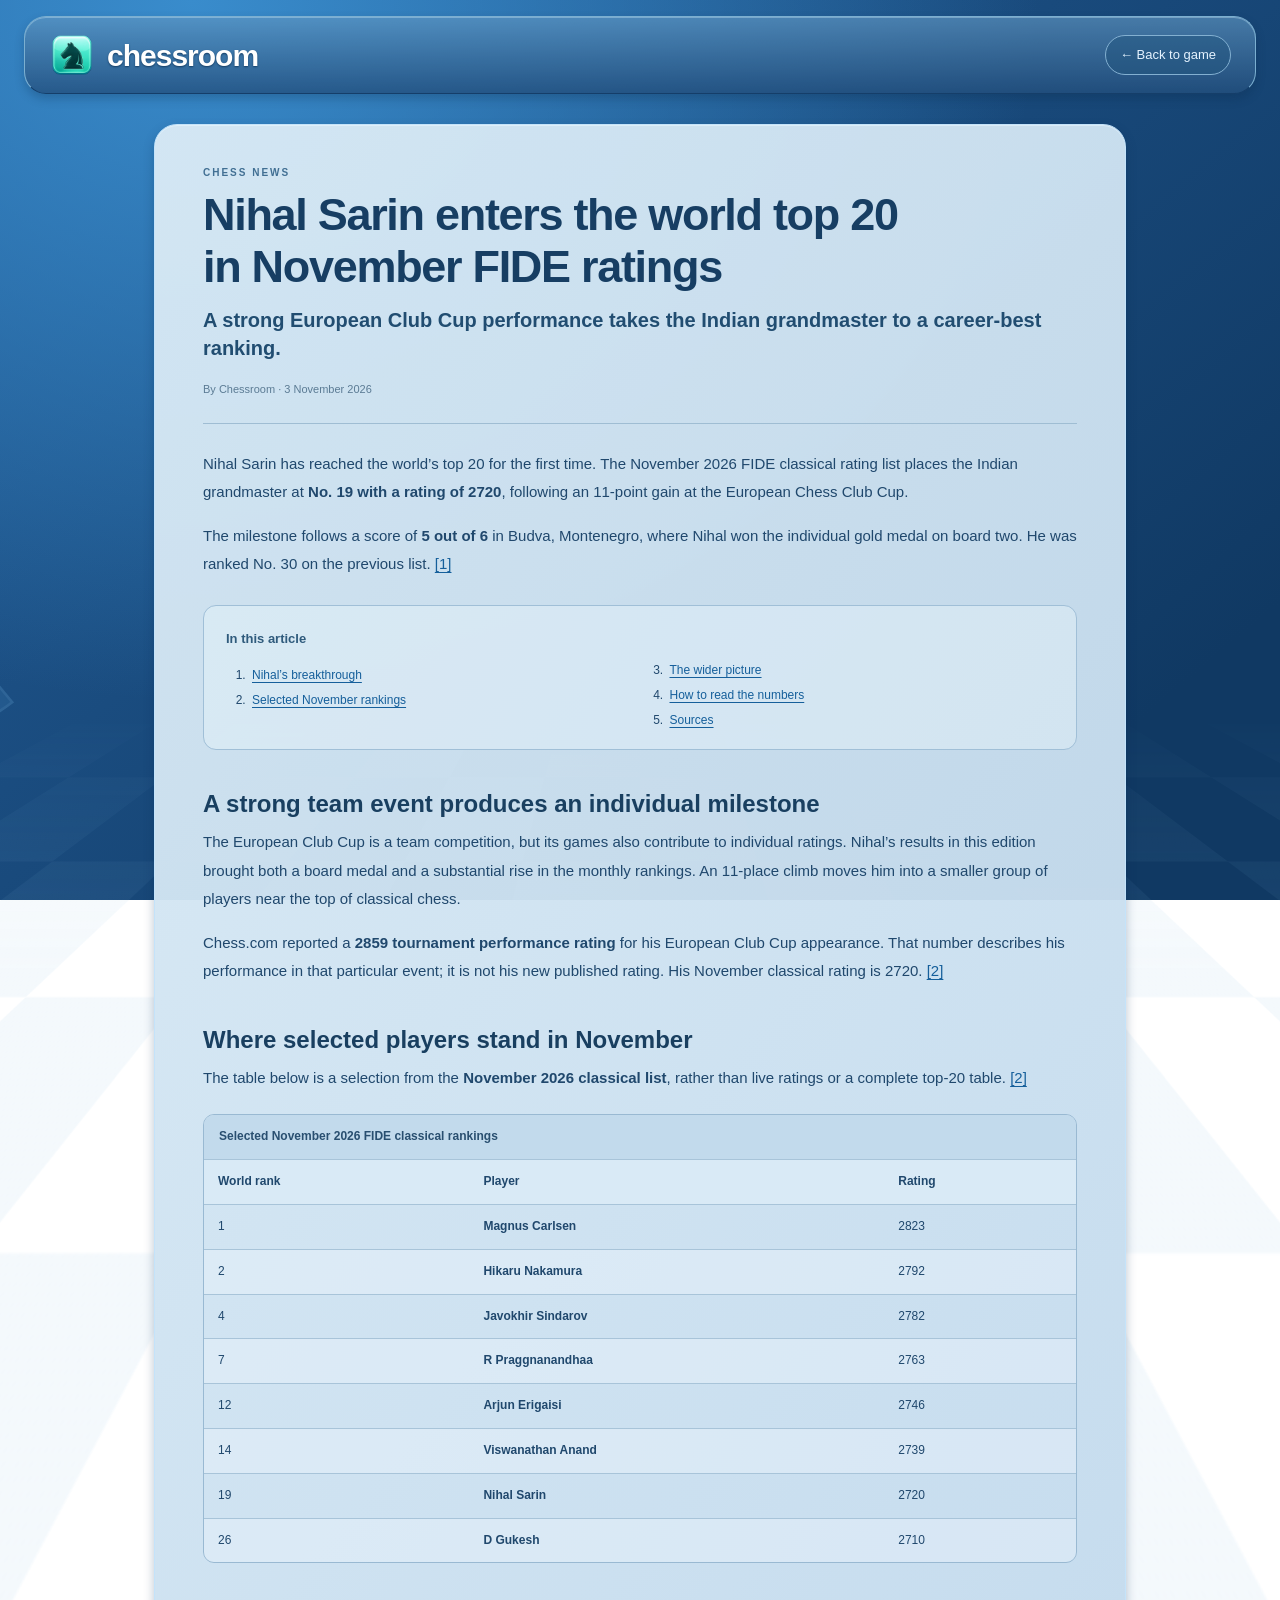
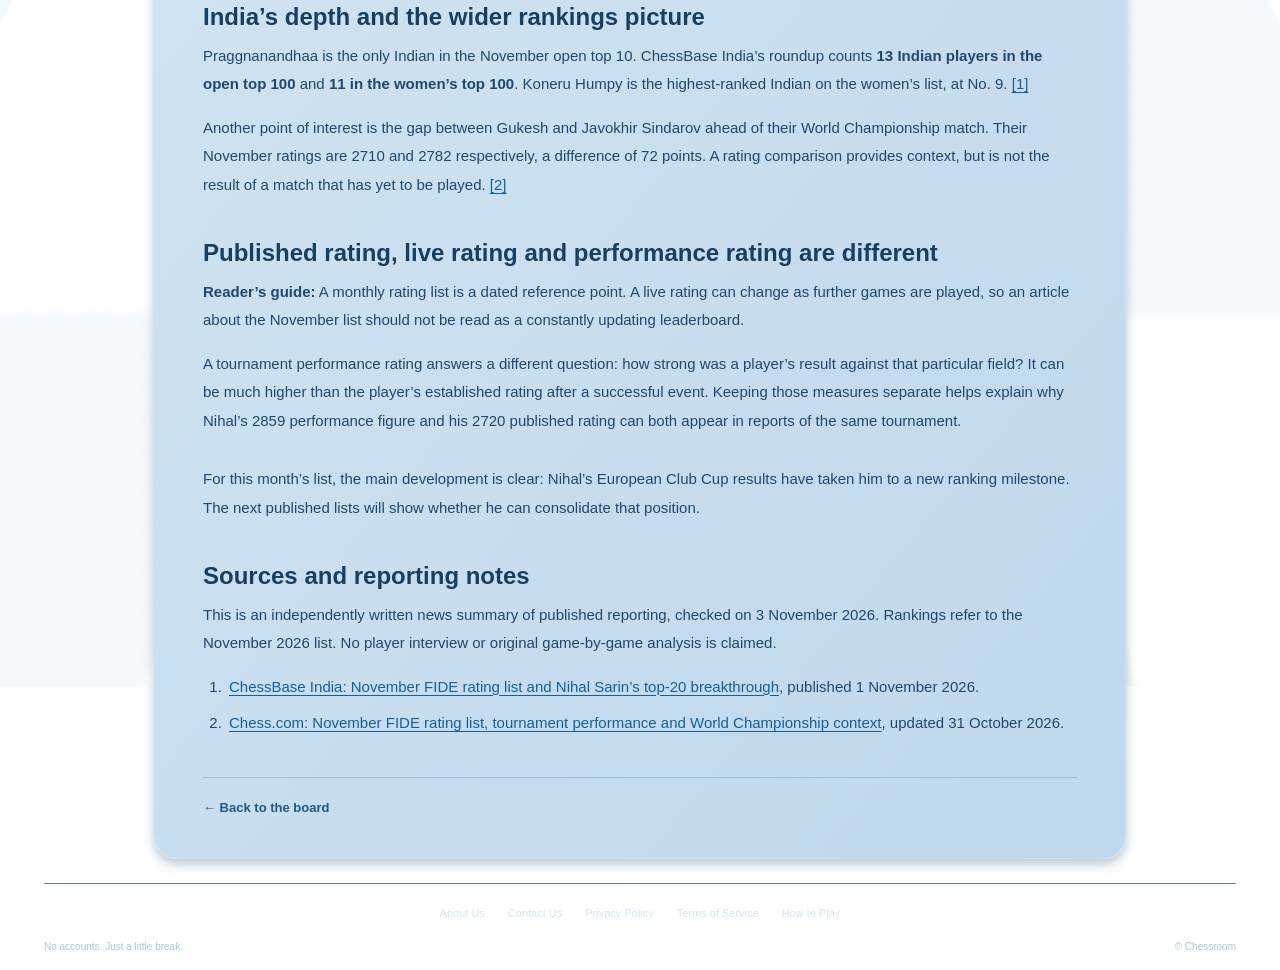
<file: blog/Nihal-Sarin-enters-the-world-top-20.html>
<!DOCTYPE html>
<html lang="en">
<head>
<meta charset="utf-8">
<meta name="viewport" content="width=device-width,initial-scale=1,viewport-fit=cover">
<meta name="theme-color" content="#20558b">
<meta name="color-scheme" content="light">
<title>Nihal Sarin Enters World Top 20 in November FIDE Ratings - Chessroom</title>
<meta name="description" content="Nihal Sarin reaches world No. 19 with a 2720 classical rating after the European Club Cup. Explore the key changes in the November 2026 FIDE rankings.">
<meta name="author" content="Chessroom">
<meta name="robots" content="index,follow,max-image-preview:large">
<link rel="canonical" href="https://chessroom.online/blog/article.html">
<link rel="icon" href="../favicon.ico">
<link rel="icon" type="image/png" sizes="32x32" href="../favicon-32.png">
<link rel="apple-touch-icon" sizes="180x180" href="../apple-touch-icon.png">
<link rel="stylesheet" href="../style.css">
<meta property="og:type" content="article">
<meta property="og:site_name" content="Chessroom">
<meta property="og:title" content="Nihal Sarin Enters World Top 20 in November FIDE Ratings - Chessroom">
<meta property="og:description" content="Nihal Sarin reaches world No. 19 with a 2720 classical rating after the European Club Cup. Explore the key changes in the November 2026 FIDE rankings.">
<meta property="og:url" content="https://chessroom.online/blog/article.html">
<meta property="og:locale" content="en_US">
<meta property="og:image" content="https://chessroom.online/chessroom-social.png">
<meta property="og:image:alt" content="Chessroom chess knight logo">
<meta property="article:published_time" content="2026-11-03">
<meta property="article:modified_time" content="2026-11-03">
<meta name="twitter:card" content="summary">
<meta name="twitter:title" content="Nihal Sarin Enters World Top 20 in November FIDE Ratings - Chessroom">
<meta name="twitter:description" content="Nihal Sarin reaches world No. 19 with a 2720 classical rating after the European Club Cup. Explore the key changes in the November 2026 FIDE rankings.">
<meta name="twitter:image" content="https://chessroom.online/chessroom-social.png">
<meta name="twitter:image:alt" content="Chessroom chess knight logo">
<script type="application/ld+json">{"@context": "https://schema.org", "@graph": [{"@type": "Organization", "@id": "https://chessroom.online/#organization", "name": "Chessroom", "url": "https://chessroom.online/", "logo": "https://chessroom.online/chessroom-social.png"}, {"@type": "NewsArticle", "@id": "https://chessroom.online/blog/article.html#article", "headline": "Nihal Sarin enters the world top 20 in November FIDE ratings", "description": "Nihal Sarin reaches world No. 19 with a 2720 classical rating after the European Club Cup. Explore the key changes in the November 2026 FIDE rankings.", "mainEntityOfPage": {"@id": "https://chessroom.online/blog/article.html#webpage"}, "author": {"@id": "https://chessroom.online/#organization"}, "publisher": {"@id": "https://chessroom.online/#organization"}, "datePublished": "2026-11-03", "dateModified": "2026-11-03", "inLanguage": "en", "articleSection": "Chess News", "citation": ["https://chessbase.in/news/fide-rating-list-november-2026", "https://www.chess.com/news/view/november-2026-fide-rating-list"]}, {"@type": "WebPage", "@id": "https://chessroom.online/blog/article.html#webpage", "url": "https://chessroom.online/blog/article.html", "name": "Nihal Sarin Enters World Top 20 in November FIDE Ratings - Chessroom", "description": "Nihal Sarin reaches world No. 19 with a 2720 classical rating after the European Club Cup. Explore the key changes in the November 2026 FIDE rankings.", "breadcrumb": {"@id": "https://chessroom.online/blog/article.html#breadcrumb"}}, {"@type": "BreadcrumbList", "@id": "https://chessroom.online/blog/article.html#breadcrumb", "itemListElement": [{"@type": "ListItem", "position": 1, "name": "Home", "item": "https://chessroom.online/"}, {"@type": "ListItem", "position": 2, "name": "Nihal Sarin enters world top 20", "item": "https://chessroom.online/blog/article.html"}]}]}</script>
<style>
/* Scoped additions only: the shared website files are not modified. */
.article-page .info-main{max-width:1020px}
.article-page .page-intro h1{max-width:700px;font-size:clamp(30px,4.2vw,45px);line-height:1.15}
.article-page .page-intro>p:last-child{font-size:11px;color:#5b7b94;margin-top:18px}
.article-body{font-size:15px;line-height:1.9}
.article-body h2{font-size:24px;line-height:1.35;margin-top:38px;scroll-margin-top:24px}
.article-body h3{font-size:18px;line-height:1.45;color:#244d6f;margin:24px 0 9px}
.article-body li{padding-left:3px;margin:8px 0}
.article-body ol,.article-body ul{padding-left:23px}
.article-toc{background:#e9f4fb66;border:1px solid #a0bfd7;border-radius:13px;padding:18px 22px;margin:26px 0}
.article-toc>b{font-size:13px;color:#2f5b7c}
.article-toc ol{margin:9px 0 0;columns:2;column-gap:30px;font-size:12px;line-height:1.65}
.article-toc li{break-inside:avoid;margin:5px 0}
.article-figure{margin:30px 0}
.article-figure img{display:block;width:100%;height:auto;border-radius:12px;border:1px solid #90b3ce;background:#1e4c73}
.article-figure figcaption{font-size:11px;color:#5d7d96;line-height:1.65;margin-top:10px}
.article-table-wrap{overflow-x:auto;margin:22px 0;border:1px solid #99b9d2;border-radius:11px}
.article-table-wrap table{border-collapse:collapse;width:100%;font-size:12px;line-height:1.65;text-align:left}
.article-table-wrap caption{text-align:left;padding:12px 15px;font-weight:700;background:#c2daec;color:#294f70}
.article-table-wrap th,.article-table-wrap td{padding:12px 14px;border-top:1px solid #a8c4d9;vertical-align:top}
.article-table-wrap thead{background:#d9eaf6}.article-table-wrap tbody tr:nth-child(even){background:#e9f3fa77}
.article-faq{border-bottom:1px solid #9ebed5;padding:14px 0}
.article-faq summary{cursor:pointer;font-size:14px;font-weight:600;color:#244e70;line-height:1.6}
.article-faq p{margin:12px 0 3px;font-size:13px}
.article-ending{margin-top:30px!important}
@media(max-width:700px){.article-page .info-card{padding:26px 20px}.article-body{font-size:14px}.article-body h2{font-size:21px;margin-top:30px}.article-body h3{font-size:17px}.article-toc{padding:16px 18px}.article-toc ol{columns:1}.article-table-wrap th,.article-table-wrap td{padding:10px 9px}}
</style>
</head>
<body class="info-page article-page">
<header><a class="brand" href="../"><img class="brand-icon" src="../chessroom-logo.png" alt="" width="46" height="46"> chessroom</a><a class="back-to-game" href="../">← Back to game</a></header>
<main class="info-main"><article class="info-card"><div class="page-intro"><span class="page-kicker">CHESS NEWS</span><h1>Nihal Sarin enters the world top 20 in November FIDE ratings</h1><p class="page-tagline">A strong European Club Cup performance takes the Indian grandmaster to a career-best ranking.</p><p>By Chessroom <span aria-hidden="true">·</span> <time datetime="2026-11-03">3 November 2026</time></p></div>
<div class="page-body article-body">
<p>Nihal Sarin has reached the world’s top 20 for the first time. The November 2026 FIDE classical rating list places the Indian grandmaster at <strong>No. 19 with a rating of 2720</strong>, following an 11-point gain at the European Chess Club Cup.</p>
<p>The milestone follows a score of <strong>5 out of 6</strong> in Budva, Montenegro, where Nihal won the individual gold medal on board two. He was ranked No. 30 on the previous list. <a href="#source-india" aria-label="Source 1: ChessBase India report">[1]</a></p>
<nav class="article-toc" aria-label="In this article"><b>In this article</b><ol><li><a href="#breakthrough">Nihal’s breakthrough</a></li><li><a href="#rankings">Selected November rankings</a></li><li><a href="#context">The wider picture</a></li><li><a href="#reading-ratings">How to read the numbers</a></li><li><a href="#sources">Sources</a></li></ol></nav>
<h2 id="breakthrough">A strong team event produces an individual milestone</h2>
<p>The European Club Cup is a team competition, but its games also contribute to individual ratings. Nihal’s results in this edition brought both a board medal and a substantial rise in the monthly rankings. An 11-place climb moves him into a smaller group of players near the top of classical chess.</p>
<p>Chess.com reported a <strong>2859 tournament performance rating</strong> for his European Club Cup appearance. That number describes his performance in that particular event; it is not his new published rating. His November classical rating is 2720. <a href="#source-chesscom" aria-label="Source 2: Chess.com report">[2]</a></p>
<h2 id="rankings">Where selected players stand in November</h2>
<p>The table below is a selection from the <strong>November 2026 classical list</strong>, rather than live ratings or a complete top-20 table. <a href="#source-chesscom" aria-label="Source 2: published rankings">[2]</a></p>
<div class="article-table-wrap"><table><caption>Selected November 2026 FIDE classical rankings</caption><thead><tr><th scope="col">World rank</th><th scope="col">Player</th><th scope="col">Rating</th></tr></thead><tbody><tr><td>1</td><th scope="row">Magnus Carlsen</th><td>2823</td></tr><tr><td>2</td><th scope="row">Hikaru Nakamura</th><td>2792</td></tr><tr><td>4</td><th scope="row">Javokhir Sindarov</th><td>2782</td></tr><tr><td>7</td><th scope="row">R Praggnanandhaa</th><td>2763</td></tr><tr><td>12</td><th scope="row">Arjun Erigaisi</th><td>2746</td></tr><tr><td>14</td><th scope="row">Viswanathan Anand</th><td>2739</td></tr><tr><td>19</td><th scope="row">Nihal Sarin</th><td>2720</td></tr><tr><td>26</td><th scope="row">D Gukesh</th><td>2710</td></tr></tbody></table></div>
<h2 id="context">India’s depth and the wider rankings picture</h2>
<p>Praggnanandhaa is the only Indian in the November open top 10. ChessBase India’s roundup counts <strong>13 Indian players in the open top 100</strong> and <strong>11 in the women’s top 100</strong>. Koneru Humpy is the highest-ranked Indian on the women’s list, at No. 9. <a href="#source-india" aria-label="Source 1: Indian rankings roundup">[1]</a></p>
<p>Another point of interest is the gap between Gukesh and Javokhir Sindarov ahead of their World Championship match. Their November ratings are 2710 and 2782 respectively, a difference of 72 points. A rating comparison provides context, but is not the result of a match that has yet to be played. <a href="#source-chesscom" aria-label="Source 2: World Championship rating comparison">[2]</a></p>
<h2 id="reading-ratings">Published rating, live rating and performance rating are different</h2>
<p><strong>Reader’s guide:</strong> A monthly rating list is a dated reference point. A live rating can change as further games are played, so an article about the November list should not be read as a constantly updating leaderboard.</p>
<p>A tournament performance rating answers a different question: how strong was a player’s result against that particular field? It can be much higher than the player’s established rating after a successful event. Keeping those measures separate helps explain why Nihal’s 2859 performance figure and his 2720 published rating can both appear in reports of the same tournament.</p>
<p class="article-ending">For this month’s list, the main development is clear: Nihal’s European Club Cup results have taken him to a new ranking milestone. The next published lists will show whether he can consolidate that position.</p>
<h2 id="sources">Sources and reporting notes</h2>
<p>This is an independently written news summary of published reporting, checked on <time datetime="2026-11-03">3 November 2026</time>. Rankings refer to the November 2026 list. No player interview or original game-by-game analysis is claimed.</p>
<ol><li id="source-india"><a href="https://chessbase.in/news/fide-rating-list-november-2026" target="_blank" rel="noopener noreferrer">ChessBase India: November FIDE rating list and Nihal Sarin’s top-20 breakthrough</a>, published 1 November 2026.</li><li id="source-chesscom"><a href="https://www.chess.com/news/view/november-2026-fide-rating-list" target="_blank" rel="noopener noreferrer">Chess.com: November FIDE rating list, tournament performance and World Championship context</a>, updated 31 October 2026.</li></ol>
</div><a class="return-link" href="../">← Back to the board</a></article></main><footer class="site-footer"><nav aria-label="Footer"><a href="../about.html">About Us</a><a href="../contact.html">Contact Us</a><a href="../privacy.html">Privacy Policy</a><a href="../terms.html">Terms of Service</a><button type="button" data-how-to-play>How to Play</button></nav><div class="footer-bottom"><p>No accounts. Just a little break.</p><span>© Chessroom</span></div></footer>
<script src="../compat.js"></script>
<script src="../site.js" defer></script>
</body></html>
</file>
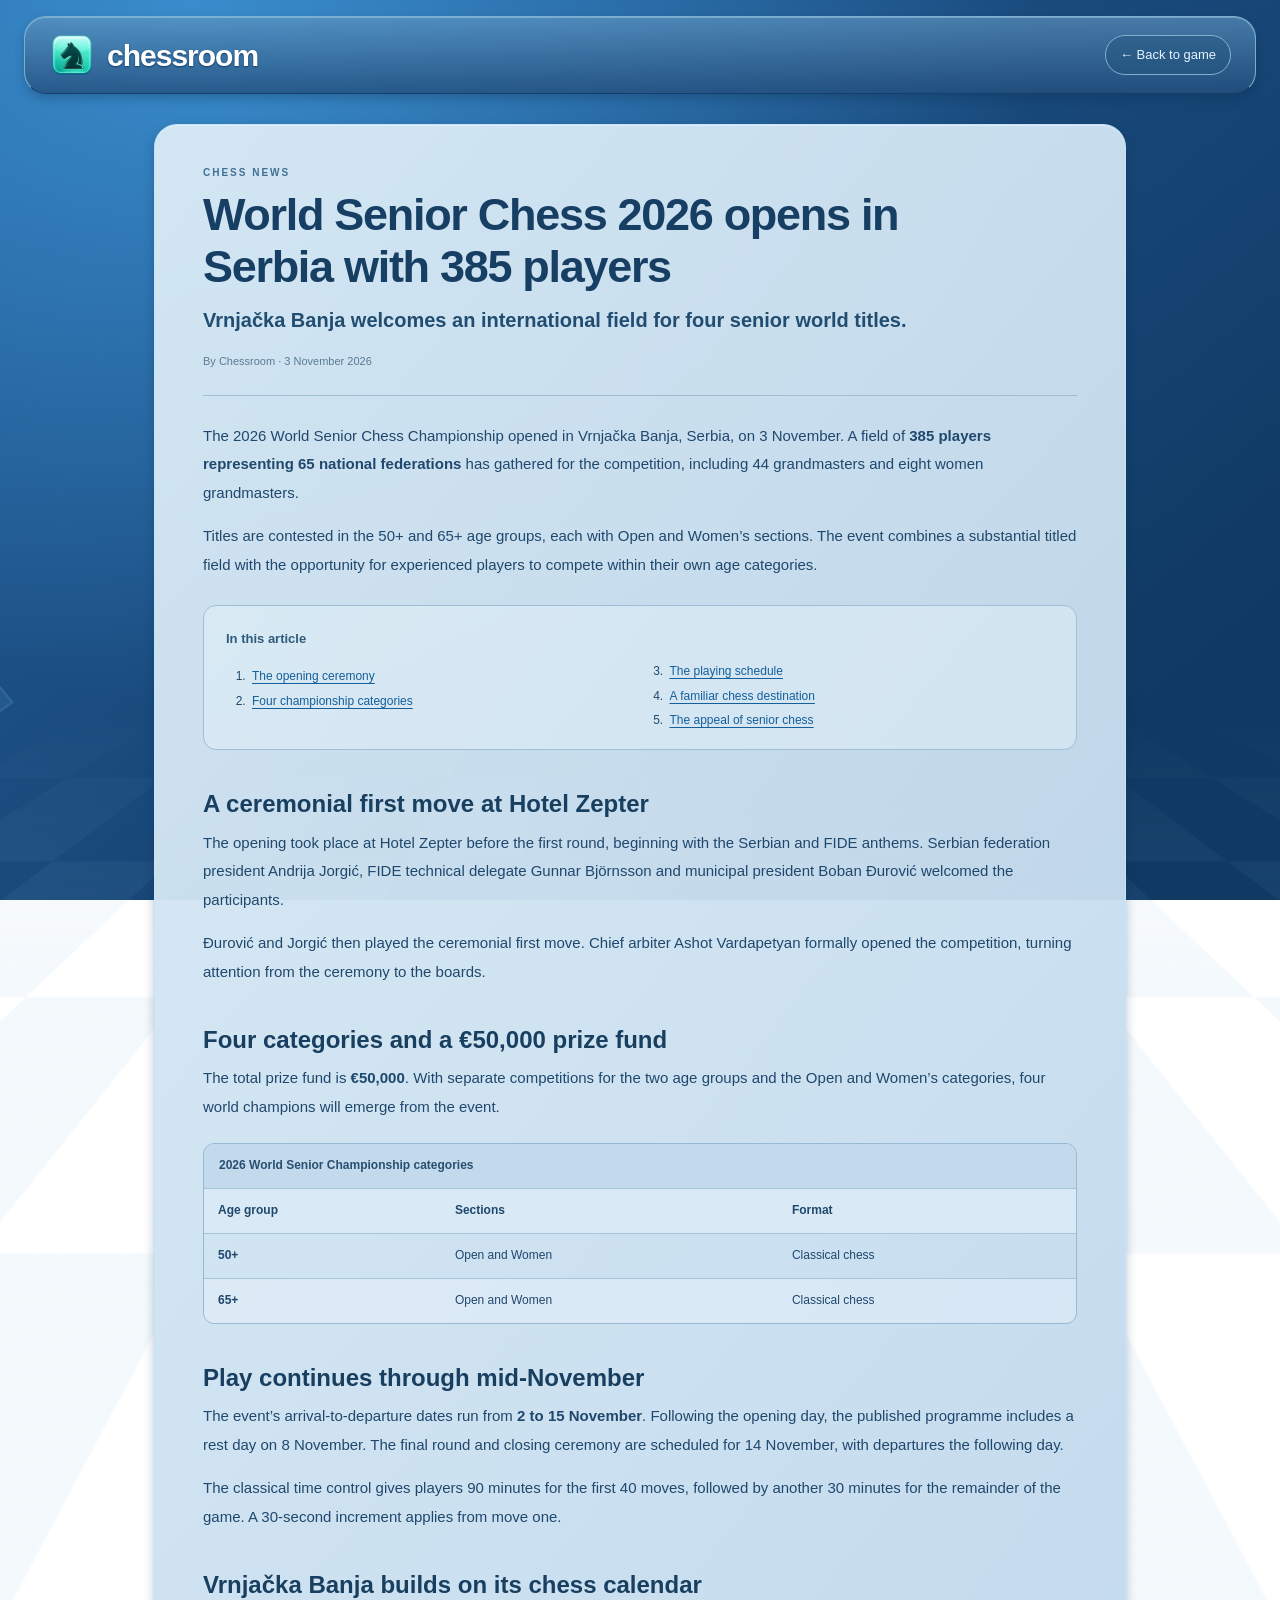
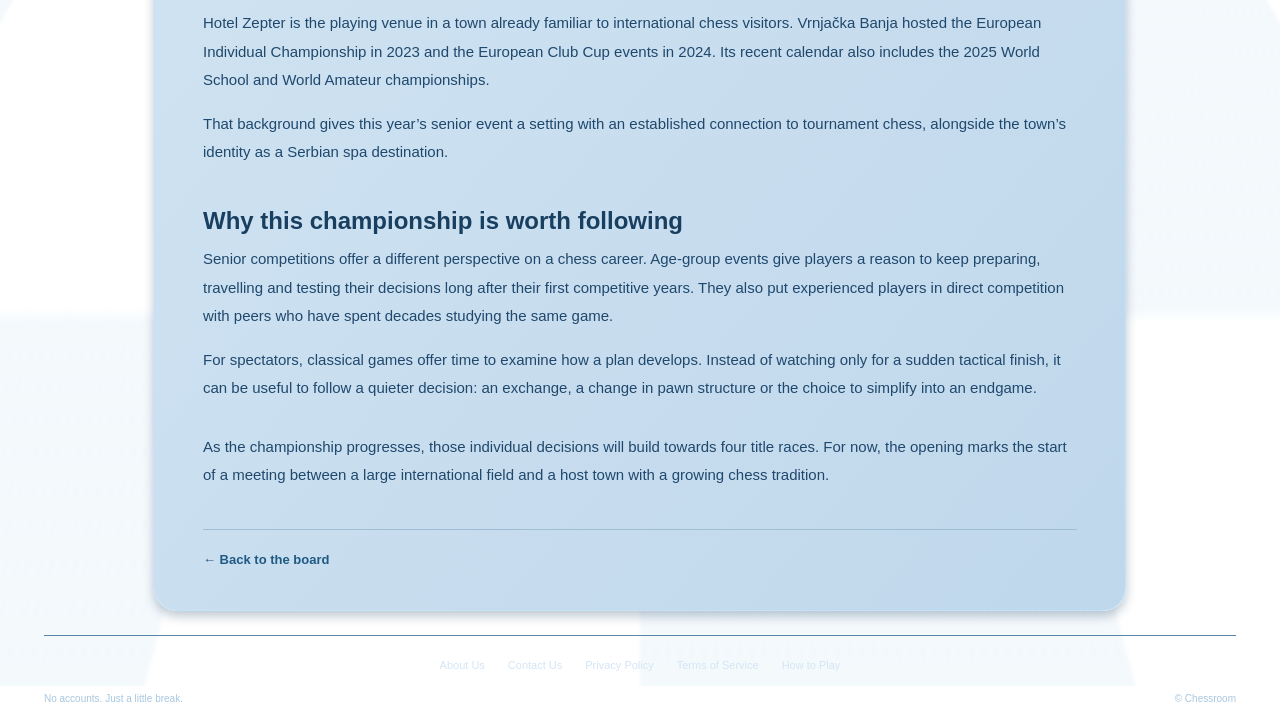
<file: blog/world-senior-chess-2026-serbia.html>
<!DOCTYPE html>
<html lang="en">
<head>
<meta charset="utf-8">
<meta name="viewport" content="width=device-width,initial-scale=1,viewport-fit=cover">
<meta name="theme-color" content="#20558b">
<meta name="color-scheme" content="light">
<title>World Senior Chess 2026 Opens in Serbia With 385 Players - Chessroom</title>
<meta name="description" content="The 2026 World Senior Chess Championship opens in Vrnjačka Banja, Serbia, with 385 players from 65 federations competing across four senior categories.">
<meta name="author" content="Chessroom">
<meta name="robots" content="index,follow,max-image-preview:large">
<link rel="canonical" href="https://chessroom.online/blog/world-senior-chess-2026-serbia.html">
<link rel="icon" href="../favicon.ico">
<link rel="icon" type="image/png" sizes="32x32" href="../favicon-32.png">
<link rel="apple-touch-icon" sizes="180x180" href="../apple-touch-icon.png">
<link rel="stylesheet" href="../style.css">
<meta property="og:type" content="article">
<meta property="og:site_name" content="Chessroom">
<meta property="og:title" content="World Senior Chess 2026 Opens in Serbia With 385 Players - Chessroom">
<meta property="og:description" content="The 2026 World Senior Chess Championship opens in Vrnjačka Banja, Serbia, with 385 players from 65 federations competing across four senior categories.">
<meta property="og:url" content="https://chessroom.online/blog/world-senior-chess-2026-serbia.html">
<meta property="og:locale" content="en_US">
<meta property="og:image" content="https://chessroom.online/chessroom-social.png">
<meta property="og:image:alt" content="Chessroom chess knight logo">
<meta property="article:published_time" content="2026-11-03">
<meta property="article:modified_time" content="2026-11-03">
<meta name="twitter:card" content="summary">
<meta name="twitter:title" content="World Senior Chess 2026 Opens in Serbia With 385 Players - Chessroom">
<meta name="twitter:description" content="The 2026 World Senior Chess Championship opens in Vrnjačka Banja, Serbia, with 385 players from 65 federations competing across four senior categories.">
<meta name="twitter:image" content="https://chessroom.online/chessroom-social.png">
<meta name="twitter:image:alt" content="Chessroom chess knight logo">
<script type="application/ld+json">{"@context": "https://schema.org", "@graph": [{"@type": "Organization", "@id": "https://chessroom.online/#organization", "name": "Chessroom", "url": "https://chessroom.online/", "logo": "https://chessroom.online/chessroom-social.png"}, {"@type": "NewsArticle", "@id": "https://chessroom.online/blog/world-senior-chess-2026-serbia.html#article", "headline": "World Senior Chess 2026 opens in Serbia with 385 players", "description": "The 2026 World Senior Chess Championship opens in Vrnjačka Banja, Serbia, with 385 players from 65 federations competing across four senior categories.", "mainEntityOfPage": {"@id": "https://chessroom.online/blog/world-senior-chess-2026-serbia.html#webpage"}, "author": {"@id": "https://chessroom.online/#organization"}, "publisher": {"@id": "https://chessroom.online/#organization"}, "datePublished": "2026-11-03", "dateModified": "2026-11-03", "inLanguage": "en", "articleSection": "Chess News"}, {"@type": "WebPage", "@id": "https://chessroom.online/blog/world-senior-chess-2026-serbia.html#webpage", "url": "https://chessroom.online/blog/world-senior-chess-2026-serbia.html", "name": "World Senior Chess 2026 Opens in Serbia With 385 Players - Chessroom", "description": "The 2026 World Senior Chess Championship opens in Vrnjačka Banja, Serbia, with 385 players from 65 federations competing across four senior categories.", "breadcrumb": {"@id": "https://chessroom.online/blog/world-senior-chess-2026-serbia.html#breadcrumb"}}, {"@type": "BreadcrumbList", "@id": "https://chessroom.online/blog/world-senior-chess-2026-serbia.html#breadcrumb", "itemListElement": [{"@type": "ListItem", "position": 1, "name": "Home", "item": "https://chessroom.online/"}, {"@type": "ListItem", "position": 2, "name": "World Senior Chess 2026 in Serbia", "item": "https://chessroom.online/blog/world-senior-chess-2026-serbia.html"}]}]}</script>
<style>
/* Scoped additions only: the shared website files are not modified. */
.article-page .info-main{max-width:1020px}
.article-page .page-intro h1{max-width:700px;font-size:clamp(30px,4.2vw,45px);line-height:1.15}
.article-page .page-intro>p:last-child{font-size:11px;color:#5b7b94;margin-top:18px}
.article-body{font-size:15px;line-height:1.9}
.article-body h2{font-size:24px;line-height:1.35;margin-top:38px;scroll-margin-top:24px}
.article-body h3{font-size:18px;line-height:1.45;color:#244d6f;margin:24px 0 9px}
.article-body li{padding-left:3px;margin:8px 0}
.article-body ol,.article-body ul{padding-left:23px}
.article-toc{background:#e9f4fb66;border:1px solid #a0bfd7;border-radius:13px;padding:18px 22px;margin:26px 0}
.article-toc>b{font-size:13px;color:#2f5b7c}
.article-toc ol{margin:9px 0 0;columns:2;column-gap:30px;font-size:12px;line-height:1.65}
.article-toc li{break-inside:avoid;margin:5px 0}
.article-figure{margin:30px 0}
.article-figure img{display:block;width:100%;height:auto;border-radius:12px;border:1px solid #90b3ce;background:#1e4c73}
.article-figure figcaption{font-size:11px;color:#5d7d96;line-height:1.65;margin-top:10px}
.article-table-wrap{overflow-x:auto;margin:22px 0;border:1px solid #99b9d2;border-radius:11px}
.article-table-wrap table{border-collapse:collapse;width:100%;font-size:12px;line-height:1.65;text-align:left}
.article-table-wrap caption{text-align:left;padding:12px 15px;font-weight:700;background:#c2daec;color:#294f70}
.article-table-wrap th,.article-table-wrap td{padding:12px 14px;border-top:1px solid #a8c4d9;vertical-align:top}
.article-table-wrap thead{background:#d9eaf6}.article-table-wrap tbody tr:nth-child(even){background:#e9f3fa77}
.article-faq{border-bottom:1px solid #9ebed5;padding:14px 0}
.article-faq summary{cursor:pointer;font-size:14px;font-weight:600;color:#244e70;line-height:1.6}
.article-faq p{margin:12px 0 3px;font-size:13px}
.article-ending{margin-top:30px!important}
@media(max-width:700px){.article-page .info-card{padding:26px 20px}.article-body{font-size:14px}.article-body h2{font-size:21px;margin-top:30px}.article-body h3{font-size:17px}.article-toc{padding:16px 18px}.article-toc ol{columns:1}.article-table-wrap th,.article-table-wrap td{padding:10px 9px}}
</style>
</head>
<body class="info-page article-page">
<header><a class="brand" href="../"><img class="brand-icon" src="../chessroom-logo.png" alt="" width="46" height="46"> chessroom</a><a class="back-to-game" href="../">← Back to game</a></header>
<main class="info-main"><article class="info-card"><div class="page-intro"><span class="page-kicker">CHESS NEWS</span><h1>World Senior Chess 2026 opens in Serbia with 385 players</h1><p class="page-tagline">Vrnjačka Banja welcomes an international field for four senior world titles.</p><p>By Chessroom <span aria-hidden="true">·</span> <time datetime="2026-11-03">3 November 2026</time></p></div>
<div class="page-body article-body">
<p>The 2026 World Senior Chess Championship opened in Vrnjačka Banja, Serbia, on 3 November. A field of <strong>385 players representing 65 national federations</strong> has gathered for the competition, including 44 grandmasters and eight women grandmasters.</p>
<p>Titles are contested in the 50+ and 65+ age groups, each with Open and Women’s sections. The event combines a substantial titled field with the opportunity for experienced players to compete within their own age categories.</p>
<nav class="article-toc" aria-label="In this article"><b>In this article</b><ol><li><a href="#opening">The opening ceremony</a></li><li><a href="#categories">Four championship categories</a></li><li><a href="#schedule">The playing schedule</a></li><li><a href="#host">A familiar chess destination</a></li><li><a href="#senior-chess">The appeal of senior chess</a></li></ol></nav>
<h2 id="opening">A ceremonial first move at Hotel Zepter</h2>
<p>The opening took place at Hotel Zepter before the first round, beginning with the Serbian and FIDE anthems. Serbian federation president Andrija Jorgić, FIDE technical delegate Gunnar Björnsson and municipal president Boban Đurović welcomed the participants.</p>
<p>Đurović and Jorgić then played the ceremonial first move. Chief arbiter Ashot Vardapetyan formally opened the competition, turning attention from the ceremony to the boards.</p>
<h2 id="categories">Four categories and a €50,000 prize fund</h2>
<p>The total prize fund is <strong>€50,000</strong>. With separate competitions for the two age groups and the Open and Women’s categories, four world champions will emerge from the event.</p>
<div class="article-table-wrap"><table><caption>2026 World Senior Championship categories</caption><thead><tr><th scope="col">Age group</th><th scope="col">Sections</th><th scope="col">Format</th></tr></thead><tbody><tr><th scope="row">50+</th><td>Open and Women</td><td>Classical chess</td></tr><tr><th scope="row">65+</th><td>Open and Women</td><td>Classical chess</td></tr></tbody></table></div>
<h2 id="schedule">Play continues through mid-November</h2>
<p>The event’s arrival-to-departure dates run from <strong>2 to 15 November</strong>. Following the opening day, the published programme includes a rest day on 8 November. The final round and closing ceremony are scheduled for 14 November, with departures the following day.</p>
<p>The classical time control gives players 90 minutes for the first 40 moves, followed by another 30 minutes for the remainder of the game. A 30-second increment applies from move one.</p>
<h2 id="host">Vrnjačka Banja builds on its chess calendar</h2>
<p>Hotel Zepter is the playing venue in a town already familiar to international chess visitors. Vrnjačka Banja hosted the European Individual Championship in 2023 and the European Club Cup events in 2024. Its recent calendar also includes the 2025 World School and World Amateur championships.</p>
<p>That background gives this year’s senior event a setting with an established connection to tournament chess, alongside the town’s identity as a Serbian spa destination.</p>
<h2 id="senior-chess">Why this championship is worth following</h2>
<p>Senior competitions offer a different perspective on a chess career. Age-group events give players a reason to keep preparing, travelling and testing their decisions long after their first competitive years. They also put experienced players in direct competition with peers who have spent decades studying the same game.</p>
<p>For spectators, classical games offer time to examine how a plan develops. Instead of watching only for a sudden tactical finish, it can be useful to follow a quieter decision: an exchange, a change in pawn structure or the choice to simplify into an endgame.</p>
<p class="article-ending">As the championship progresses, those individual decisions will build towards four title races. For now, the opening marks the start of a meeting between a large international field and a host town with a growing chess tradition.</p>
</div><a class="return-link" href="../">← Back to the board</a></article></main><footer class="site-footer"><nav aria-label="Footer"><a href="../about.html">About Us</a><a href="../contact.html">Contact Us</a><a href="../privacy.html">Privacy Policy</a><a href="../terms.html">Terms of Service</a><button type="button" data-how-to-play>How to Play</button></nav><div class="footer-bottom"><p>No accounts. Just a little break.</p><span>© Chessroom</span></div></footer>
<script src="../compat.js"></script>
<script src="../site.js" defer></script>
</body></html>
</file>
<file: style.css>
@font-face{font-family:Symbols;src:url(material-symbols.ttf)}
:root{--ink:#303e50;--muted:#6c7889;--line:#a6b0bd;--blue:#426995}*{box-sizing:border-box}body{margin:0;color:var(--ink);font:14px/1.5 'Helvetica Neue',Helvetica,Arial,sans-serif;background:repeating-linear-gradient(90deg,#c7ced8 0,#c7ced8 1px,#d3d9e1 1px,#d3d9e1 5px);min-height:100vh;text-shadow:0 1px #fff8}button,a{-webkit-tap-highlight-color:transparent}button{font:inherit;cursor:pointer;color:inherit}button:disabled{opacity:.45;cursor:default}button:focus-visible,a:focus-visible{outline:3px solid #e6ab46;outline-offset:3px}[hidden]{display:none!important}.material-symbols-rounded{font-family:Symbols;font-weight:normal;font-style:normal;font-size:21px;line-height:1;display:inline-block;white-space:nowrap;font-feature-settings:'liga';-webkit-font-smoothing:antialiased;vertical-align:middle}header{height:76px;display:flex;align-items:center;justify-content:space-between;padding:0 max(28px,calc((100vw - 1120px)/2));background:linear-gradient(#b9c8dc,#8198b6 49%,#6c86a8 50%,#426287);border-top:1px solid #dce5ef;border-bottom:1px solid #263e5b;box-shadow:0 1px 0 #fff9,0 3px 8px #2d3f5550}.brand{display:flex;align-items:center;gap:12px;color:white;text-decoration:none;font-size:29px;font-weight:700;letter-spacing:-1px;text-shadow:0 -1px 1px #22384f}.mark{display:grid;place-items:center;width:46px;height:46px;border-radius:10px;background:linear-gradient(#f7f3e9,#d0c3a8 49%,#ac9470 50%,#dfd1b4);border:1px solid #635b4a;box-shadow:inset 0 1px 2px #fff,0 1px 2px #29415d;color:#33312b;font-size:38px;text-shadow:0 1px #fff}.preferences button,.menu-button, .board-tools button,.fresh-button,dialog button{border:1px solid #7a8ba1;border-radius:6px;background:linear-gradient(#fff,#e1e6ed 48%,#d0d8e2 49%,#e6eaf0);box-shadow:inset 0 1px #fff,0 1px 2px #34435635;padding:10px 13px;font-weight:600;text-shadow:0 1px #fff}.preferences button{background:linear-gradient(#8ea5c1,#4e6e96);border-color:#3a5475;color:white;text-shadow:0 -1px #334b68;font-size:12px}.button-label{vertical-align:middle}button .material-symbols-rounded{margin-right:5px}main{max-width:1150px;margin:auto;padding:48px 30px 0}.lobby{display:grid;grid-template-columns:minmax(0,1fr) 330px;gap:70px;align-items:center;min-height:620px}.intro{text-align:center}.intro::before{content:'THE CLASSIC CHESS EXPERIENCE';display:block;color:#5e718b;font-size:10px;letter-spacing:3px;font-weight:700}h1{font-size:48px;line-height:1.15;letter-spacing:-2px;color:#344965;margin:18px 0 12px;text-shadow:0 2px #fff}.chess-gradient{color:#344965}.home-description{font-size:15px;color:#5f7087;max-width:340px;margin:auto}.home-board-scene{width:365px;max-width:85%;margin:42px auto 24px;perspective:900px}.home-board-frame,.board-frame{padding:15px;background:repeating-linear-gradient(3deg,#63452f 0,#7f5b3a 3px,#84603d 5px,#6e4b30 7px);border:1px solid #503724;border-radius:5px;box-shadow:inset 0 0 0 2px #cba574,0 8px 0 #493222,0 16px 22px #28354755}.home-board-frame{transform:rotateX(22deg) rotateZ(-7deg)}#home-board{position:relative;aspect-ratio:1}.demo-squares{display:grid;grid-template-columns:repeat(8,1fr);height:100%}.demo-square,.sq{background:linear-gradient(100deg,#f5e7ca,#e4cca3)}.demo-square.shade,.sq.shade{background:linear-gradient(100deg,#a77b4d,#815b39)}.demo-pieces{position:absolute;inset:0}.demo-piece{position:absolute;width:12.5%;height:12.5%;display:grid;place-items:center}.piece{width:90%;height:96%;filter:drop-shadow(2px 5px 2px #26170d66);pointer-events:none}.panel,.control-card{border:1px solid #8a96a6;border-radius:11px;background:#f5f5f3;box-shadow:0 2px 5px #36485e30,inset 0 1px #fff;overflow:hidden}.panel{padding:0 22px 22px}.panel>label:first-of-type{margin:0 -22px 20px;padding:14px 20px;background:linear-gradient(#fdfdfd,#d5dbe3);border-bottom:1px solid #a4adba;font-size:18px;font-weight:700;text-align:center;color:#4c5c72}label{display:block;font-weight:700;color:#56677f;margin:21px 0 8px;font-size:12px;text-shadow:0 1px white}label span{float:right;font-weight:400}.segmented{display:flex;border:1px solid #929eae;border-radius:7px;overflow:hidden;box-shadow:0 1px #fff}.segmented button{flex:1;border:0;border-right:1px solid #a0abba;border-radius:0;background:linear-gradient(#fff,#d4dbe5);padding:11px 4px;font-size:12px;font-weight:600;color:#5b6b80;text-shadow:0 1px white;box-shadow:inset 0 1px #fff}.segmented button:last-child{border-right:0}.segmented .selected{background:linear-gradient(#345379,#6485b0);color:#fff;text-shadow:0 -1px #2d4866;box-shadow:inset 0 2px 4px #21375060}.color-swatch{width:12px;height:12px;border-radius:50%;display:inline-block;margin-right:4px;box-shadow:0 1px 2px #0005;border:1px solid #777}.white-swatch{background:#fff6df}.black-swatch{background:#363534}.color-note{font-size:11px;color:#7c8797;margin:7px 0}.primary{display:flex;align-items:center;justify-content:center;width:100%;gap:5px;padding:13px;border-radius:8px;border:1px solid #24486e;background:linear-gradient(#88b4e4,#4e86c2 49%,#2967ac 50%,#4386ce);box-shadow:inset 0 1px #cde4ff,0 1px 3px #31425555;color:white;font-size:18px;font-weight:700;text-shadow:0 -1px #244a77}.panel .primary{margin-top:25px}button:hover{filter:brightness(1.04)}button:active{filter:brightness(.92)}.fresh-button{width:100%;margin-top:12px;font-size:12px}.save-note{text-align:center;font-size:10px;color:#7a8797;margin-top:15px}.mobile-setup-back,#open-setup{display:none}.home-extra{text-align:center;margin:34px 0 28px}.chess-quote{margin:0;color:#69778b;font:italic 19px Georgia,serif}.quote-mark{display:none}blockquote{margin:0}.chess-quote::after{content:none;display:block;margin-top:9px;font:11px Helvetica,Arial,sans-serif;color:#7d899b}footer{max-width:1090px;margin:25px auto 0;padding:20px 0;display:flex;justify-content:space-between;border-top:1px solid #acb6c3;box-shadow:0 -1px #ffffff66;color:#6d7b8d;font-size:11px}footer p{margin:0}.workspace{display:grid;grid-template-columns:minmax(0,640px) 300px;gap:38px;align-items:center;justify-content:center}.in-game main{padding-top:25px}.in-game .home-extra,.in-game footer{display:none}.player{display:flex;align-items:center;gap:10px;padding:0 12px 12px}.player.bottom{padding:20px 12px 0}.avatar{height:36px;width:36px;border-radius:7px;display:grid;place-items:center;font-size:27px;border:1px solid #8a8e92;box-shadow:inset 0 1px #fff,0 1px 2px #0003}.avatar.dark{background:linear-gradient(#73797e,#2f353c);color:#f8f1dd;text-shadow:0 -1px #000}.avatar.light{background:linear-gradient(#fffdf3,#d0c7b2);color:#4e4a42}.player b{font-size:13px}.player small{display:block;color:#6c7a8e;font-size:10px}.player-tag{margin-left:auto;font-size:9px;color:#718096;letter-spacing:1px}.turn-light{width:8px;height:8px;border-radius:50%;background:#929ba7;box-shadow:inset 0 1px 2px #0005}.turn-light.on{background:#80b351;box-shadow:0 0 4px #749e4c}.board-stage{perspective:none;padding:0 5px 6px}.board-frame{transform:none;transition:transform .3s}#board{display:grid;grid-template-columns:repeat(8,1fr);aspect-ratio:1;border:1px solid #4f3928}.sq{border:0;border-radius:0;position:relative;padding:0;aspect-ratio:1;display:grid;place-items:center;box-shadow:inset 0 0 1px #5c412633}.sq.last{background:#e8d287}.sq.shade.last{background:#b29a58}.sq.selected{background:#e9b759;box-shadow:inset 0 0 0 3px #9a6a2e}.sq.check{background:#c76c60}.sq.hint{box-shadow:inset 0 0 0 3px #4286c3}.sq:hover .piece{transform:translateY(-3px)}.coord{position:absolute;bottom:1px;right:3px;font-size:9px;color:#6a4f33;text-shadow:none}.coord.rank{top:1px;left:3px;bottom:auto;right:auto}.shade .coord{color:#f6e3bb}.dot{position:absolute;width:22%;height:22%;border-radius:50%;background:#34516b66;z-index:2}.dot.capture{width:90%;height:90%;border:4px solid #42648799;background:none}.control-card{padding:17px}.game-topbar{display:flex;flex-wrap:wrap;gap:8px}.menu-button{font-size:11px;flex:1;white-space:nowrap}.game-live{order:-1;width:100%;padding:0 0 15px;margin-bottom:7px;border-bottom:1px solid #c6cbd1;text-align:center}.statusline{display:flex;align-items:center;justify-content:center;gap:8px}.statusline h2{margin:0;font-size:18px;color:#4c607c}.live-dot{height:7px;width:7px;background:#6b9650;border-radius:50%}.game-live p{font-size:11px;color:#7c8796;margin:7px 0 0}.board-tools{display:grid;grid-template-columns:1fr 1fr;gap:8px;margin-top:15px}.board-tools button{padding:12px 5px;font-size:11px}.board-tools .active{color:#315b8a;background:linear-gradient(#c3d3e6,#e8eff7);box-shadow:inset 0 1px 3px #65758966}.shortcut-note{font-size:10px;text-align:center;color:#8a93a0;margin:13px 0}kbd{font:10px inherit}.game-preferences{text-align:center;margin-bottom:16px}#history-toggle,.controls-arrow,.tip{display:none}.moves-panel{border:1px solid #b6bec9;border-radius:6px;overflow:hidden;background:#fff;box-shadow:inset 0 1px 3px #64718522}.moves-title{display:flex;justify-content:space-between;padding:9px 11px;background:linear-gradient(#e9edf2,#d5dce5);border-bottom:1px solid #b7c0cb}.moves-title h3{font-size:12px;margin:0}.moves-title>span{font-size:9px;color:#778499}#moves{height:175px;overflow:auto}.move-row{display:grid;grid-template-columns:30px 1fr 1fr;font-size:12px;padding:8px 10px}.move-row:nth-child(even){background:#eaf0f7}.move-row>span:first-child{color:#8b95a3}.empty{text-align:center;color:#7d8999;padding:20px 10px}.empty>span{display:block;font-size:25px;color:#8e9eb1}.empty b{font-size:12px}.empty p{font-size:10px}dialog{border:1px solid #344b69;border-radius:12px;padding:25px;max-width:360px;width:calc(100% - 32px);background:linear-gradient(#f7f8fb,#dce2eb);color:#384d68;box-shadow:inset 0 1px #fff,0 15px 70px #16223588;text-align:center}dialog::backdrop{background:#16223588}dialog h2{margin:8px 0;font-size:25px}dialog p{font-size:13px;color:#69798f}dialog button{margin-top:10px}#choices{display:flex}#choices button{width:25%;height:85px;padding:0}.result-symbol{font-size:65px}.eyebrow{font-size:10px;letter-spacing:2px}.result-score{font:32px Georgia;margin:15px}.result-secondary{display:flex;gap:8px}.result-secondary button{flex:1;font-size:11px}#result-confetti{display:none}#toast{position:fixed;bottom:25px;left:50%;transform:translateX(-50%);padding:12px 22px;border:1px solid #1d2b40;border-radius:8px;background:linear-gradient(#61748c,#2c405e);color:white;text-shadow:0 -1px #17283e;box-shadow:0 3px 10px #0005;opacity:0;pointer-events:none;z-index:200;max-width:90%;text-align:center}#toast.show{opacity:1}.focus-mode{position:fixed;inset:0;overflow:auto;z-index:100}.focus-mode header{display:none}.in-game .arena{width:100%;max-width:min(640px,calc(100svh - 200px))}.in-game .workspace{grid-template-columns:minmax(0,min(640px,calc(100svh - 200px))) 300px}
@media(min-width:1500px){.lobby{min-height:690px}.home-board-scene{width:400px}}
@media(max-width:900px){.lobby{gap:30px;grid-template-columns:1fr 300px;min-height:570px}h1{font-size:39px}.workspace{gap:20px}.in-game .workspace{grid-template-columns:minmax(0,1fr) 260px}.control-card{padding:12px}.in-game .arena{max-width:100%}main{padding:30px 20px 0}footer{margin:25px 20px 0}}
@media(max-width:700px){header{height:65px;padding:0 18px}.brand{font-size:24px}.mark{width:38px;height:38px;font-size:31px}.preferences .button-label{display:none}.preferences button{padding:9px}.preferences button .material-symbols-rounded{margin:0}main{padding:28px 16px 0}.lobby{display:flex;flex-direction:column;gap:18px;min-height:0}.lobby-copy{width:100%}.intro::before{font-size:9px;letter-spacing:2px}h1{font-size:36px;margin:13px 0 9px}.home-description{font-size:13px}.home-board-scene{width:245px;margin:25px auto 20px}.panel{width:100%;max-width:420px;padding:0 20px 20px}.panel>label:first-of-type{margin-left:-20px;margin-right:-20px;padding:11px;font-size:16px;margin-bottom:14px}label{margin-top:16px}.panel .primary{margin-top:19px}.home-extra{margin:35px 0 25px}.chess-quote{font-size:16px}footer{font-size:9px;margin-top:20px;padding:18px 0}.workspace,.in-game .workspace{display:flex;flex-direction:column;gap:22px}.in-game main{padding:15px 10px 25px}.in-game .arena{width:100%;max-width:560px}.board-frame{padding:10px}.player{padding-bottom:10px}.player.bottom{padding-top:16px}.player small{display:none}.game-controls{width:100%;max-width:560px}.game-screen>.game-topbar{margin:0 5px 15px;align-items:center;flex-wrap:nowrap}.game-screen>.game-topbar .game-live{border:0;padding:0;margin:0;order:0;width:auto;flex:2}.game-screen>.game-topbar .game-live p{display:none}.statusline h2{font-size:14px}.game-screen>.game-topbar .menu-button{flex:0;padding:9px}.game-screen>.game-topbar #history-toggle{display:none}.menu-button .material-symbols-rounded{font-size:18px}.control-card{padding:13px}.board-tools{display:flex;gap:7px;margin:0}.board-tools button{flex:1;display:flex;flex-direction:column;gap:4px;align-items:center;padding:10px 3px}.board-tools button .material-symbols-rounded{margin:0}.shortcut-note{display:none}.game-preferences{margin:12px 0 0}#history-panel{margin-top:15px}#moves{height:150px}.game-controls .control-card #history-panel{margin-top:15px}.game-controls>.tip{display:none}.game-preferences .menu-button{padding:7px 15px;font-size:10px}.player-tag{font-size:8px}.coord{font-size:7px}.game-screen>.game-topbar .button-label{font-size:10px}}
@media(prefers-reduced-motion:reduce){*,*::before,*::after{transition:none!important;animation:none!important;scroll-behavior:auto!important}}
/* Modern blue room, with tactile green-stained wooden boards. */
:root{--ink:#153b61;--muted:#527797;--line:#8eabc8}
body{background:radial-gradient(ellipse at 15% 0,#398ccc 0,transparent 55%),linear-gradient(140deg,#235d98,#103963 85%);color:#eef5fd;text-shadow:none;background-attachment:fixed;position:relative;isolation:isolate}
body::before{content:'';position:fixed;inset:0;z-index:-2;background:url(room-pieces.svg) center/cover no-repeat;pointer-events:none}
body::after{content:'';position:fixed;left:-50%;right:-50%;bottom:-240px;height:420px;background:conic-gradient(#7eb7df16 25%,transparent 0 50%,#7eb7df16 0 75%,transparent 0) 0 0/160px 160px;transform:perspective(400px) rotateX(53deg);transform-origin:center top;z-index:-1;pointer-events:none;mask-image:linear-gradient(transparent,#000 55%)}
header{height:78px;max-width:1240px;margin:16px auto 0;padding:0 24px;border:1px solid #7bafd0;border-bottom-color:#153e69;border-radius:22px;background:linear-gradient(180deg,#6096c1a6,#234f7dcc);box-shadow:inset 0 1px #d9efff55,0 5px 10px #09274940}
.brand{font-size:30px;letter-spacing:-1px;text-shadow:0 1px 2px #153d64}.mark{border-color:#7be4d2;border-radius:10px;background:linear-gradient(#adf4ee,#44cfb0 60%,#21ad8a);color:#103e39;box-shadow:inset 0 1px #e4fff9,0 2px 4px #0c355f66;font-size:37px;text-shadow:0 1px #91e7cd}
.preferences button{border-radius:24px;background:linear-gradient(#467dae,#285680);border:1px solid #123b61;padding:10px 16px;box-shadow:inset 0 1px #b9dff955;color:#f4f9ff;text-shadow:none}
main{max-width:1240px;padding:35px 24px 0}.lobby{grid-template-columns:minmax(0,1fr) 400px;gap:64px;min-height:650px}.intro::before{display:none}.intro{text-align:center}.lobby h1{font-size:clamp(36px,4.6vw,64px);white-space:nowrap;letter-spacing:-2px;color:#f3f7ff;text-shadow:0 3px 2px #0b305c75;margin:0 0 13px}.chess-gradient{color:#67e2c9;background:linear-gradient(#a4f3df,#32c9ab);background-clip:text;-webkit-background-clip:text;-webkit-text-fill-color:transparent}.home-description{font-size:16px;color:#d1e5fa;max-width:none}.home-board-scene{width:440px;max-width:91%;margin:24px auto 5px;perspective:none}.home-board-frame{transform:none;padding:14px;border-radius:19px}.home-board-frame,.board-frame{background:repeating-linear-gradient(3deg,#244c40 0,#315d4c 3px,#366250 5px,#2a5044 7px);border:1px solid #618f7e;box-shadow:inset 0 0 0 2px #87ae9166,0 6px 0 #173d33,0 12px 19px #05213b55}.demo-squares,#board{overflow:hidden;border-radius:5px;border-color:#2b5542}.demo-square,.sq{background:repeating-linear-gradient(4deg,#cad8b5 0,#c4d2af 2px,#c8d5b2 5px,#bfceaa 7px)}.demo-square.shade,.sq.shade{background:repeating-linear-gradient(4deg,#56886b 0,#518367 2px,#57876c 5px,#4c7c61 7px)}.sq.last{background:#b8ca85}.sq.shade.last{background:#799653}.sq.selected{background:#d2cd8d;box-shadow:inset 0 0 0 3px #e2d48c}.coord{color:#3b6349}.shade .coord{color:#d7e6c0}.piece{filter:drop-shadow(2px 4px 1px #153b3755)}
.panel,.control-card{background:linear-gradient(130deg,#c0d9eccc,#b6cfe8ed);border:1px solid #c4e3fa;border-radius:23px;box-shadow:inset 0 1px #f1faff77,0 5px 11px #092d5145;color:#173d62;text-shadow:none}.panel{padding:23px 24px}.panel>label:first-of-type{margin:0 0 14px;padding:0;background:none;border:0;font-size:19px;text-align:left;color:#153756}.panel label{font-size:15px;color:#16395b;text-shadow:none;margin-top:22px}.panel .color-choice{padding-top:1px;border-top:1px solid #83a7c5;margin-top:21px}.segmented{border-color:#7b9fc1;border-radius:9px;box-shadow:0 2px 3px #4c719322}.segmented button{padding:14px 5px;background:linear-gradient(#eef6fc,#bad0e5);color:#315c82;font-size:14px;text-shadow:none;border-color:#88accb;box-shadow:inset 0 1px #ffffff80}.segmented .selected{background:linear-gradient(#2b91e8,#1155b5);color:white;text-shadow:none;box-shadow:inset 0 1px #7dc2fc}.color-note{color:#476e91;font-size:12px;margin-top:9px}.panel label span{color:#4d7397;font-size:12px}.primary{background:linear-gradient(#2bc087,#089267);border-color:#076e52;box-shadow:inset 0 1px #8ce5b366,0 2px 3px #214e6240;text-shadow:0 1px #08755755;border-radius:9px;padding:15px;font-size:22px}.panel .primary{margin-top:21px}.save-note{color:#4a7094;font-size:11px}.fresh-button,.menu-button,.board-tools button,dialog button{background:linear-gradient(#e7f1fa,#b5cde3);border-color:#88a8c7;color:#285479;text-shadow:none;box-shadow:inset 0 1px #ffffff80,0 1px 2px #385d7c22}.home-extra{margin-top:20px}.chess-quote{color:#c4d9ec}.chess-quote::after{color:#9ebedc}footer{color:#acc7df;border-color:#5c84a5;box-shadow:none}.player{color:#ecf5ff}.player small,.player-tag{color:#b3cee8}.statusline h2{color:#1b4268}.game-live p{color:#4e7396}.game-live{border-color:#88aac9}.shortcut-note{color:#4f7395}.moves-panel{border-color:#8aacc9;background:#e2edf6}.moves-title{background:linear-gradient(#cee1f0,#b3cce1);border-color:#93b2cc;color:#2c557a}.moves-title>span{color:#537797}.move-row{color:#254e73}.move-row:nth-child(even){background:#caddeb}.empty{color:#577c9c}.empty>span{color:#6e94b4}.board-tools .active{background:linear-gradient(#5c99cd,#3274af);color:#fff;box-shadow:inset 0 1px #9ac9ec}.in-game header{height:67px}.in-game main{padding-top:22px}dialog{background:linear-gradient(#d2e7f7,#aac8e2);border-color:#779fc0;border-radius:19px;color:#173e62}dialog p{color:#416b90}.result-secondary button{background:linear-gradient(#e7f1fa,#b5cde3)}
@media(min-width:1500px){.lobby{min-height:690px}.home-board-scene{width:470px}}
@media(max-width:1050px) and (min-width:701px){.lobby{grid-template-columns:minmax(0,1fr) 330px;gap:30px;min-height:600px}.lobby h1{font-size:42px;white-space:normal}.home-description{font-size:14px}.panel{padding:21px}.segmented button{font-size:12px}}
@media(max-width:700px){header{margin:10px 12px 0;padding:0 13px;height:62px;border-radius:15px}.brand{font-size:24px}.mark{width:37px;height:37px;font-size:30px}.preferences button{padding:9px}.lobby{gap:24px;min-height:0}.lobby h1{font-size:36px;white-space:normal;letter-spacing:-1.4px;margin:0 0 10px}.home-description{font-size:13px;max-width:300px;margin:auto}main{padding:28px 16px 0}.home-board-scene{width:285px;margin:22px auto 0;max-width:88%}.home-board-frame{padding:10px;border-radius:13px}.panel{padding:21px;max-width:430px;border-radius:19px}.panel>label:first-of-type{font-size:18px;margin:0 0 14px;padding:0}.panel label{font-size:14px;margin-top:19px}.segmented button{font-size:13px;padding:12px 4px}.primary{font-size:20px;padding:13px}.panel .color-choice{margin-top:19px}.home-extra{margin-top:30px}.in-game header{height:58px}.in-game main{padding-top:15px}.control-card{border-radius:15px}.game-screen>.game-topbar .statusline h2{color:#edf6ff}.game-screen>.game-topbar .live-dot{background:#75d5b3}.board-frame{border-radius:8px}.player small{color:#b5d0e7}body::before{opacity:.45}}
/* Compact lobby and a full-height, board-first play screen. */
.lobby{min-height:560px;gap:50px;grid-template-columns:minmax(0,1fr) 360px}.home-board-scene{width:365px;margin-top:21px}.panel{padding:18px 21px}.panel>label:first-of-type{font-size:18px;margin-bottom:11px}.panel label{margin-top:17px;font-size:14px}.panel .color-choice{margin-top:16px}.segmented button{padding:11px 4px;font-size:13px}.panel .primary{margin-top:17px;padding:12px}.save-note{margin-top:11px}.color-note{margin-bottom:0}.home-extra{margin:15px 0}footer{margin-top:15px;padding:15px 0}.in-game header{display:none}
.home-board-frame{animation:board-float 6s ease-in-out infinite}.demo-white-pawn{animation:demo-white-pawn 12s ease-in-out infinite}.demo-black-pawn{animation:demo-black-pawn 12s ease-in-out infinite}.demo-white-knight{animation:demo-white-knight 12s ease-in-out infinite}.demo-black-knight{animation:demo-black-knight 12s ease-in-out infinite}
@keyframes board-float{0%,100%{transform:translateY(0) rotate(-1deg)}50%{transform:translateY(-6px) rotate(1deg)}}
@keyframes demo-white-pawn{0%,9%,88%,100%{transform:translateY(0)}17%,80%{transform:translateY(-200%)}}
@keyframes demo-black-pawn{0%,25%,88%,100%{transform:translateY(0)}33%,80%{transform:translateY(200%)}}
@keyframes demo-white-knight{0%,41%,88%,100%{transform:translate(0,0)}49%,80%{transform:translate(-100%,-200%)}}
@keyframes demo-black-knight{0%,57%,88%,100%{transform:translate(0,0)}65%,80%{transform:translate(100%,200%)}}
@media(min-width:701px){body.in-game{height:100dvh;overflow:hidden}.in-game main{height:100dvh;padding:14px 22px;max-width:1500px}.in-game .game-screen{height:100%}.in-game .workspace{height:100%;display:grid;grid-template-columns:minmax(0,min(calc(100dvh - 140px),calc(100vw - 390px))) 300px;gap:30px;align-items:center;justify-content:center}.in-game .arena{width:100%;max-width:none}.in-game .board-frame{padding:11px;transform:none}.in-game .board-stage{padding:0 4px 7px}.in-game .player{height:38px;padding:0 10px 6px}.in-game .player.bottom{height:38px;padding:7px 10px 0}.in-game .player small{display:none}.in-game .avatar{height:29px;width:29px;font-size:23px}.in-game .game-controls{height:min(620px,calc(100dvh - 28px));min-height:0;overflow:hidden}.in-game .mobile-controls-shell,.in-game .control-card{height:100%;min-height:0}.in-game .control-card{display:flex;flex-direction:column;padding:16px;overflow:hidden}.in-game .game-topbar,.in-game .board-tools,.in-game .shortcut-note,.in-game .game-preferences{flex-shrink:0}.in-game .moves-panel{display:flex;flex:1;min-height:70px;flex-direction:column;margin-top:0}.in-game .moves-title{flex-shrink:0}.in-game #moves{height:auto;min-height:0;flex:1;overflow-y:auto;overscroll-behavior:contain}.in-game .game-live{padding-bottom:12px}.in-game .board-tools{margin-top:13px}.in-game .game-preferences{margin-bottom:13px}}
@media(max-width:700px){.lobby{display:flex;gap:18px;min-height:0}.home-board-scene{width:255px;max-width:85%;margin-top:22px}.in-menu main{padding-top:25px}.in-menu .panel{display:none}.in-menu.setup-open .panel{display:block;animation:setup-reveal .22s ease-out;width:100%}.in-menu #open-setup{display:flex;max-width:340px;width:100%;margin:6px auto 4px;font-size:20px;padding:14px}.in-menu.setup-open #open-setup{display:none}.mobile-setup-back{display:flex;align-items:center;justify-content:center;float:right;padding:5px;margin:0 0 9px 8px;border:1px solid #7e9db8;background:#d6e7f3;border-radius:50%;width:30px;height:30px;color:#325b7a}.mobile-setup-back .material-symbols-rounded{margin:0}.mobile-setup-back .button-label{display:none}.panel>label:first-of-type{padding-top:4px}.panel{padding:18px}.lobby h1{font-size:34px}.home-extra{margin:25px 0 10px}.chess-quote{font-size:15px}.chess-quote::after{font-size:10px}footer{font-size:9px;padding:13px 0;margin-top:18px}.in-game{height:100dvh;overflow:hidden}.in-game main{padding:10px 8px 95px;height:100dvh}.in-game .game-screen{height:100%;display:flex;flex-direction:column;justify-content:center}.game-screen>.game-live{flex-shrink:0;width:100%;padding:0 8px 10px;margin:0;border:0}.game-screen>.game-live h2{color:#f1f7ff;font-size:16px}.game-screen>.game-live p{display:none}.in-game .workspace{display:block;width:100%;height:auto}.in-game .arena{width:min(100%,calc(100dvh - 205px));max-width:560px;margin:auto}.in-game .board-frame{padding:9px;transform:none}.in-game .player{height:32px;padding:0 10px 6px}.in-game .player.bottom{height:32px;padding:9px 10px 0}.in-game .avatar{height:25px;width:25px;font-size:20px}.in-game .board-stage{padding:0 3px 5px}.in-game .game-controls{position:static;margin:0;max-width:none}.mobile-controls-shell{position:fixed;bottom:0;left:0;right:0;display:flex;align-items:center;gap:4px;padding:8px 6px calc(8px + env(safe-area-inset-bottom));background:linear-gradient(#3777ac,#164774);border-top:1px solid #80abc9;box-shadow:0 -3px 12px #082c4c55;z-index:30}.in-game .control-card{display:flex;flex:1;min-width:0;align-items:center;gap:8px;overflow-x:auto;overflow-y:hidden;border:0;border-radius:0;background:none;box-shadow:none;padding:1px 0;scrollbar-width:none;scroll-behavior:smooth;overscroll-behavior-x:contain}.control-card::-webkit-scrollbar{display:none}.control-card .game-topbar,.control-card .board-tools,.control-card .game-preferences{display:contents}.control-card .shortcut-note{display:none}.control-card .menu-button,.control-card .board-tools button{flex:0 0 79px;min-width:79px;height:57px;display:flex;align-items:center;justify-content:center;flex-direction:column;gap:5px;padding:7px 4px;margin:0;font-size:10px;border-radius:8px;background:linear-gradient(#5b90bb,#2c618f);color:#eff7ff;border-color:#1a466c;box-shadow:inset 0 1px #bedcfb44;text-shadow:none}.control-card .menu-button .material-symbols-rounded,.control-card .board-tools button .material-symbols-rounded{margin:0;font-size:22px}.control-card .board-tools .active{background:linear-gradient(#76b2d7,#3a85b7)}#history-toggle{display:flex}.controls-arrow{display:grid;place-items:center;flex:0 0 25px;width:25px;height:49px;border:1px solid #224b70;border-radius:6px;padding:0;background:#204e79;color:#edf8ff}.controls-arrow svg{width:24px;height:24px}.controls-arrow:disabled{opacity:.3}.game-controls>#history-panel{display:none;position:fixed;bottom:calc(88px + env(safe-area-inset-bottom));left:12px;right:12px;z-index:29;margin:0;background:#dceaf5;border:1px solid #94bbd8;box-shadow:0 3px 15px #09294766;border-radius:12px}.show-history .game-controls>#history-panel{display:block}#moves{height:min(220px,35dvh);overflow:auto}.game-controls>.tip{display:none}}
@keyframes setup-reveal{from{opacity:0;transform:translateY(8px)}to{opacity:1;transform:translateY(0)}}
@media(prefers-reduced-motion:reduce){.home-board-frame,.demo-piece{animation:none!important}}
/* Stationary demo board and a hand-drawn heading accent. */
.home-board-frame{animation:none;transform:none}
.chess-gradient{position:relative;display:inline-block;color:#f3f7ff;background:none;-webkit-text-fill-color:currentColor;text-shadow:none;padding-bottom:5px}
.chess-gradient::after{content:'';position:absolute;left:-3%;right:-4%;bottom:-4px;height:14px;background:url("data:image/svg+xml,%3Csvg xmlns='http://www.w3.org/2000/svg' viewBox='0 0 220 18' preserveAspectRatio='none'%3E%3Cpath d='M4 10 Q61 0 115 8 T216 6 M26 16 Q111 9 192 14' fill='none' stroke='%2369dfc4' stroke-width='4' stroke-linecap='round'/%3E%3C/svg%3E") center/100% 100% no-repeat;pointer-events:none}
@media(min-width:701px){.in-game .game-controls{height:min(475px,calc(100dvh - 28px))}.in-game .control-card{padding:13px}.in-game .game-live{padding-bottom:9px;margin-bottom:4px}.in-game .board-tools{margin-top:10px;gap:7px}.in-game .board-tools button{padding:9px 5px}.in-game .shortcut-note{margin:9px 0}.in-game .game-preferences{margin-bottom:10px}.in-game .moves-panel{min-height:65px}.in-game .moves-title{padding:7px 10px}}
@media(max-width:700px){.chess-gradient::after{height:10px;bottom:-2px}}
/* Bring the home content closer to its compact header. */
.in-menu header{height:66px;margin-top:10px;padding:0 19px;border-radius:18px}
.in-menu main{padding-top:18px}
.in-menu .lobby{min-height:0;align-items:start}
.in-menu .lobby-copy{padding-top:4px}
.in-menu .panel{margin-top:5px}
@media(min-width:701px){.in-menu .lobby{padding-top:8px}}
@media(max-width:700px){.in-menu header{height:56px;margin-top:8px;padding:0 11px;border-radius:14px}.in-menu main{padding-top:17px}.in-menu .lobby-copy{padding-top:0}.in-menu .panel{margin-top:0}}
/* Balance the desktop lobby while leaving breathing room before the quote. */
@media(min-width:701px){
 .in-menu .lobby-copy{position:relative;left:-14px}
 .in-menu .panel{margin-top:22px}
 .in-menu .home-extra{margin-top:48px;margin-bottom:23px}
 .in-menu .home-board-scene{width:clamp(235px,calc(100dvh - 290px),365px)}
}
@media(min-width:1000px){.in-menu .lobby-copy{left:-28px}}

/* Keep the view toggle authoritative over responsive board layout rules. */
body.in-game .board-stage{perspective:none}
body.in-game .board-frame{transform-origin:50% 75%;transition:transform .4s ease,box-shadow .4s ease}
@media(prefers-reduced-motion:reduce){body.in-game .board-frame{transition:none}}

/* Rotate the board around its center during a side change. */
body.in-game .board-frame{transform-origin:50% 50%}
.board-flipping #board{pointer-events:none}
.board-flipping .board-frame{will-change:transform}
.board-flipping .piece,.board-flipping .coord{transform-origin:center}

/* Keep the phone footer at the bottom of the full home page. */
@media(max-width:700px){
 body.in-menu{display:flex;flex-direction:column;min-height:100svh;min-height:100dvh}
 .in-menu header{flex-shrink:0}
 .in-menu main{flex:1 0 auto;width:100%;margin:0 auto}
 .in-menu footer{flex-shrink:0;position:relative;width:calc(100% - 40px);margin:22px 20px 0;padding-bottom:calc(15px + env(safe-area-inset-bottom))}
}
@media(max-width:700px){
 .in-menu main{display:flex;flex-direction:column}
 .in-menu .lobby{flex-shrink:0}
 .in-menu #open-setup{margin-top:20px}
 .in-menu .home-extra{margin-top:auto;margin-bottom:0;padding-top:26px;padding-bottom:0}
 .in-menu .chess-quote blockquote::before{content:'“';margin-right:3px}
 .in-menu .chess-quote blockquote::after{content:'”';margin-left:3px}
 .in-menu footer{margin-top:11px;padding-top:12px}
}
@media(max-width:700px){
 .in-menu.setup-open #setup-panel{margin-top:20px}
}

@media(max-width:700px){.in-menu main{padding-top:27px}}
/* Shared information pages and footer. */
.site-footer{display:block;width:calc(100% - 48px);max-width:1192px;margin:24px auto 0;padding:18px 0 16px;letter-spacing:0;font-size:11px}
.site-footer nav{display:flex;flex-wrap:wrap;justify-content:center;gap:10px 23px;margin-bottom:15px}
.site-footer nav a,.site-footer nav button{color:#d4e5f5;font:inherit;text-decoration:none;background:none;border:0;padding:3px 0;cursor:pointer}
.site-footer nav a:hover,.site-footer nav button:hover{color:#fff;text-decoration:underline;text-underline-offset:4px}
.site-footer [aria-current=page]{color:#83e2cb;text-decoration:underline;text-underline-offset:4px}
.footer-bottom{display:flex;justify-content:space-between;color:#a7c6df;gap:15px;font-size:10px}.footer-bottom p{margin:0}
.info-page{min-height:100dvh;display:flex;flex-direction:column}.info-page header{width:calc(100% - 48px);flex-shrink:0}
.back-to-game{color:#e5f3ff;text-decoration:none;font-size:13px;padding:9px 14px;border:1px solid #83b0d1;border-radius:20px;background:#21547c77}.back-to-game:hover{background:#477fa9}
.info-main{width:100%;max-width:950px;padding:30px 24px 0;flex:1;margin:0 auto}
.page-nav{display:flex;flex-wrap:wrap;justify-content:center;gap:7px;margin:0 0 21px}.page-nav a{padding:8px 14px;border:1px solid #84acca66;border-radius:20px;text-decoration:none;color:#c7dff2;font-size:12px}.page-nav a[aria-current=page]{background:#b8d6eb;color:#214d73;border-color:#c1e1f5;box-shadow:inset 0 1px #ffffff66}
.info-card{background:linear-gradient(130deg,#d9eaf5f5,#bdd6ebf5);border:1px solid #c4e3fa;border-radius:23px;box-shadow:inset 0 1px #f1faff77,0 5px 11px #092d5145;padding:40px 48px;color:#20486d;text-shadow:none}
.page-kicker{display:block;font-size:10px;letter-spacing:2px;font-weight:700;color:#416f93}.info-card h1{font-size:39px;color:#173e63;letter-spacing:-1.3px;text-shadow:none;margin:9px 0 13px}.page-intro{border-bottom:1px solid #9fbdd3;padding-bottom:24px;margin-bottom:26px}.page-intro p{color:#4e7392;font-size:14px;line-height:1.75;margin:8px 0 0}.page-intro .page-tagline{font-size:20px;color:#214d71;font-weight:600;line-height:1.4}
.page-body{font-size:14px;line-height:1.85}.page-body h2{font-size:19px;color:#193f60;margin:27px 0 8px;line-height:1.4}.page-body>h2:first-child{margin-top:0}.page-body p{margin:0 0 15px}.page-body a{color:#155f9b;text-underline-offset:3px}.updated{font-size:11px;color:#62829b}.return-link{display:inline-block;margin-top:24px;padding-top:20px;border-top:1px solid #9fbdd3;width:100%;text-decoration:none;color:#205a84;font-weight:600;font-size:13px}.info-grid{display:grid;grid-template-columns:1fr 1fr;gap:18px;margin:24px 0}.info-grid section,.contact-status,.page-note{background:#ecf6fc66;border:1px solid #9ebed5;border-radius:13px;padding:20px}.info-grid h2{margin:9px 0 8px}.info-grid p{margin:0;font-size:13px}.info-icon{font-size:31px;line-height:1.2;color:#2b7590}.contact-status{text-align:center}.contact-status h2{margin:8px 0}.contact-status p{margin:10px 0}.page-note{font-size:13px;margin-top:22px}.page-note p{margin:5px 0 10px}
.guide-button{display:inline-block;border:1px solid #0b765c;border-radius:8px;background:linear-gradient(#2ebf8c,#078b68);color:white;padding:11px 18px;font-size:13px;font-weight:600;text-shadow:none;cursor:pointer}
#how-to-play{width:min(660px,calc(100% - 28px));max-width:660px;max-height:calc(100dvh - 32px);padding:0;overflow:hidden;text-align:left;border-radius:20px;background:linear-gradient(#d4e8f7,#b7d2e8);color:#244d70}
#how-to-play[open]{display:flex;flex-direction:column}#how-to-play::backdrop{background:#08243cca;backdrop-filter:blur(3px)}.guide-top{display:flex;align-items:center;justify-content:space-between;gap:15px;padding:23px 26px 17px;border-bottom:1px solid #9dbbd3;flex-shrink:0}.guide-top h2{font-size:27px;margin:5px 0 0;color:#153d61}.guide-close{border:1px solid #8daec7;border-radius:50%;background:#e2eff9;color:#315a7a;width:34px;height:34px;font-size:25px;padding:0;margin:0;line-height:1}.guide-scroll{overflow-y:auto;overscroll-behavior:contain;min-height:0;padding:5px 26px 20px;font-size:13px;line-height:1.8}.guide-scroll h3{font-size:16px;margin:23px 0 8px;color:#193f61}.guide-scroll p{font-size:13px;color:#355b7b;margin:8px 0 13px;line-height:1.8}.guide-scroll .guide-lead{font-size:16px;color:#366685}.piece-guide{border:1px solid #9dbbd3;border-radius:10px;overflow:hidden}.piece-guide>div{display:grid;grid-template-columns:100px 1fr;gap:12px;padding:10px 12px;background:#e8f3fb66}.piece-guide>div:nth-child(even){background:#b5d0e666}.piece-guide b{font-size:14px}.guide-bottom{padding:15px 26px;border-top:1px solid #9dbbd3;flex-shrink:0}.guide-bottom button{width:100%;margin:0}
@media(max-width:700px){.in-menu .site-footer,.info-page .site-footer{width:calc(100% - 40px);margin:15px 20px 0;padding-top:14px}.site-footer nav{gap:6px 17px;margin-bottom:12px;font-size:11px}.footer-bottom{font-size:9px}.info-page header{width:calc(100% - 24px);height:60px;margin:8px 12px 0;padding:0 12px;border-radius:14px}.info-page .brand{font-size:21px;gap:8px}.back-to-game{font-size:11px;padding:7px 9px}.info-main{padding:23px 14px 0}.page-nav{gap:6px;margin-bottom:17px}.page-nav a{font-size:10px;padding:7px 10px}.info-card{padding:25px 21px;border-radius:18px}.info-card h1{font-size:31px}.page-intro .page-tagline{font-size:18px}.page-intro p,.page-body{font-size:13px}.page-body h2{font-size:18px}.page-intro{padding-bottom:19px;margin-bottom:21px}.info-grid{grid-template-columns:1fr;gap:12px}.info-grid section,.contact-status,.page-note{padding:16px}.guide-top{padding:19px 20px 14px}.guide-scroll{padding:4px 20px 18px}.guide-bottom{padding:13px 20px}.piece-guide>div{grid-template-columns:83px 1fr;gap:7px;padding:9px}.piece-guide b{font-size:13px}.piece-guide span{font-size:12px}}

@media(min-width:701px){.in-game .board-tools{grid-template-columns:repeat(3,minmax(0,1fr))}}

/* Phone composition keeps the edge graphics inside the narrow viewport. */
@media(max-width:700px){body::before{background-image:url(room-pieces-mobile.svg);background-size:100% 100%;background-position:center;opacity:1}}



/* In shared-phone games, face every piece toward the player whose turn it is. */
@media(max-width:700px){
 body.in-game.shared-turn-view .piece-art{transform-box:view-box;transform-origin:50% 50%;transform:rotate(0deg)}
 body.in-game.shared-turn-view.turn-facing-away .piece-art{transform:rotate(180deg)}
}
/* Safari versions without native dialog support. */
dialog.dialog-fallback:not([open]){display:none}
dialog.dialog-fallback[open]{position:fixed;top:50%;left:50%;right:auto;bottom:auto;transform:translate(-50%,-50%);margin:0;z-index:1001;max-height:calc(100vh - 32px);overflow:auto;box-shadow:0 0 0 100vmax #08243ccc,0 15px 70px #0006}
body.fallback-modal-open{overflow:hidden}
#how-to-play.dialog-fallback[open]{max-height:calc(100vh - 32px)}

.brand-icon{display:block;width:46px;height:46px;object-fit:contain;flex-shrink:0}
@media(max-width:700px){.brand-icon{width:37px;height:37px}.info-page .brand-icon{width:34px;height:34px}}
</file>
